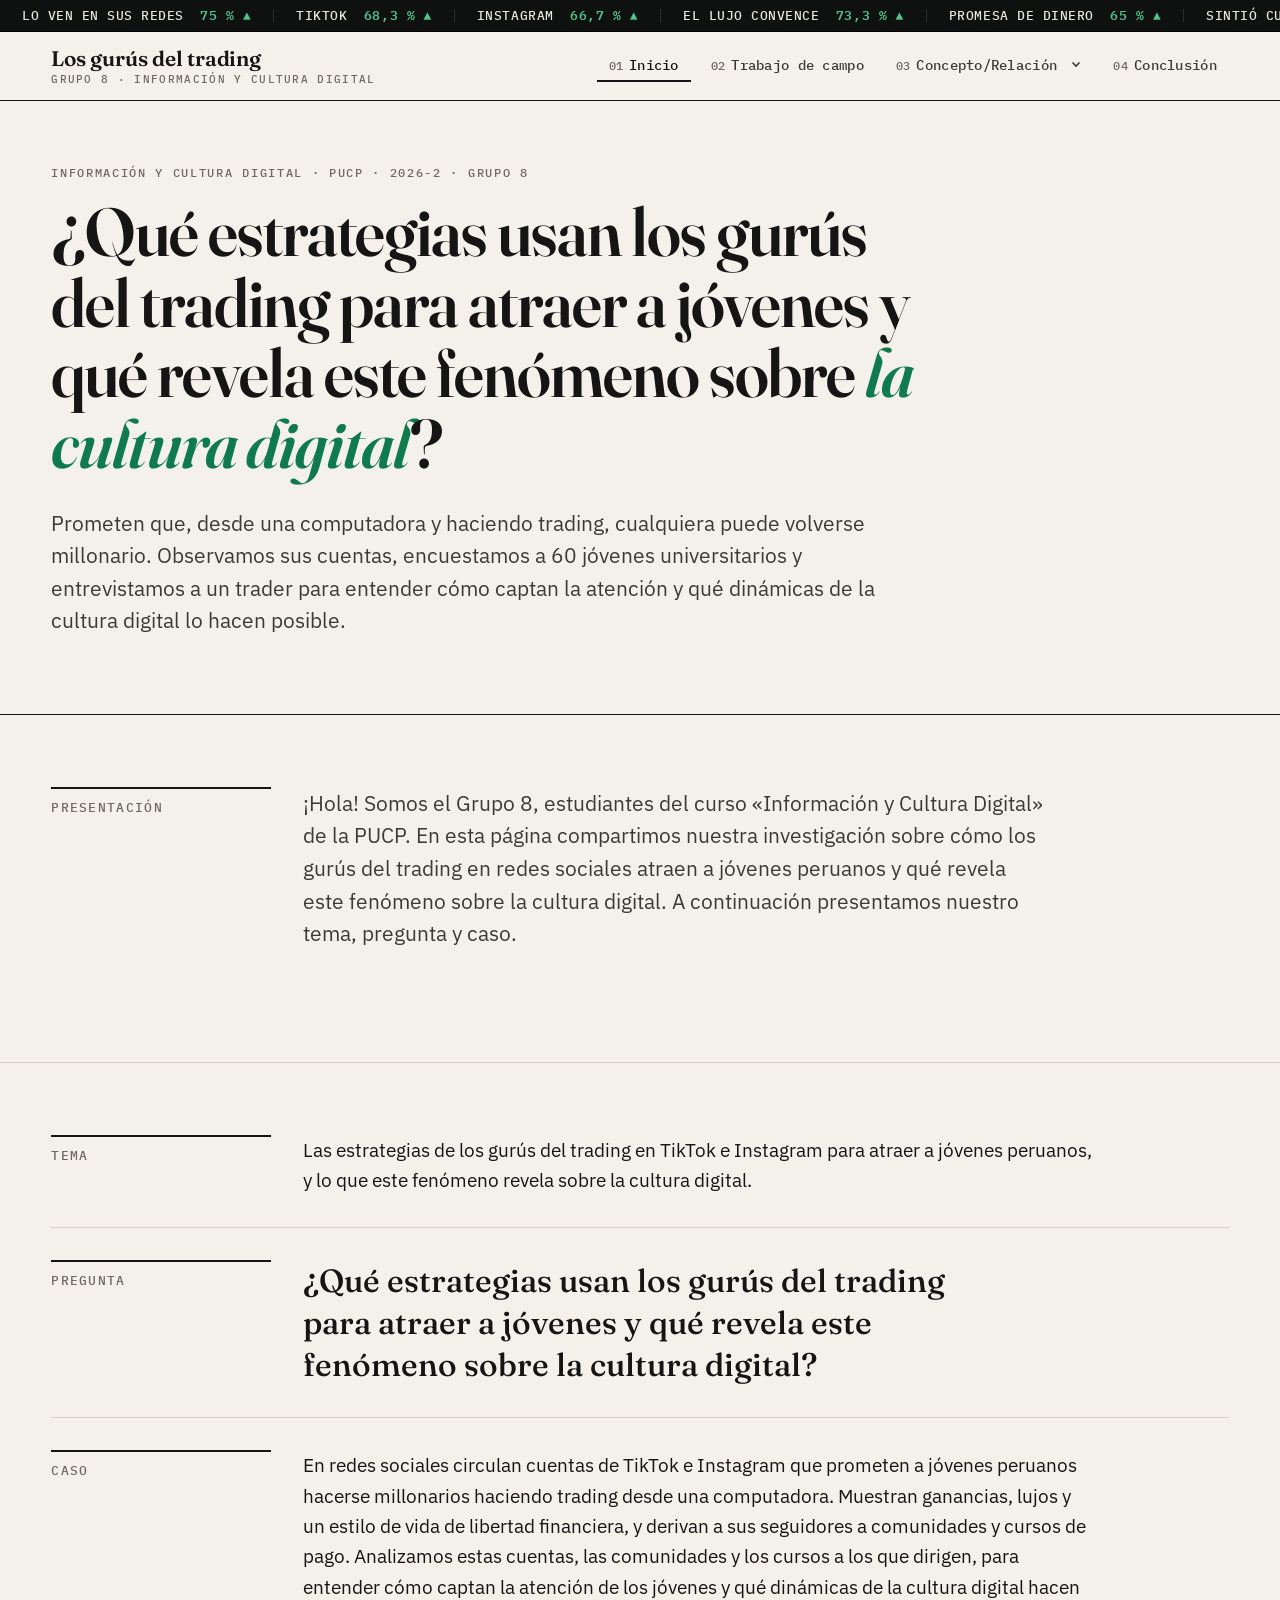
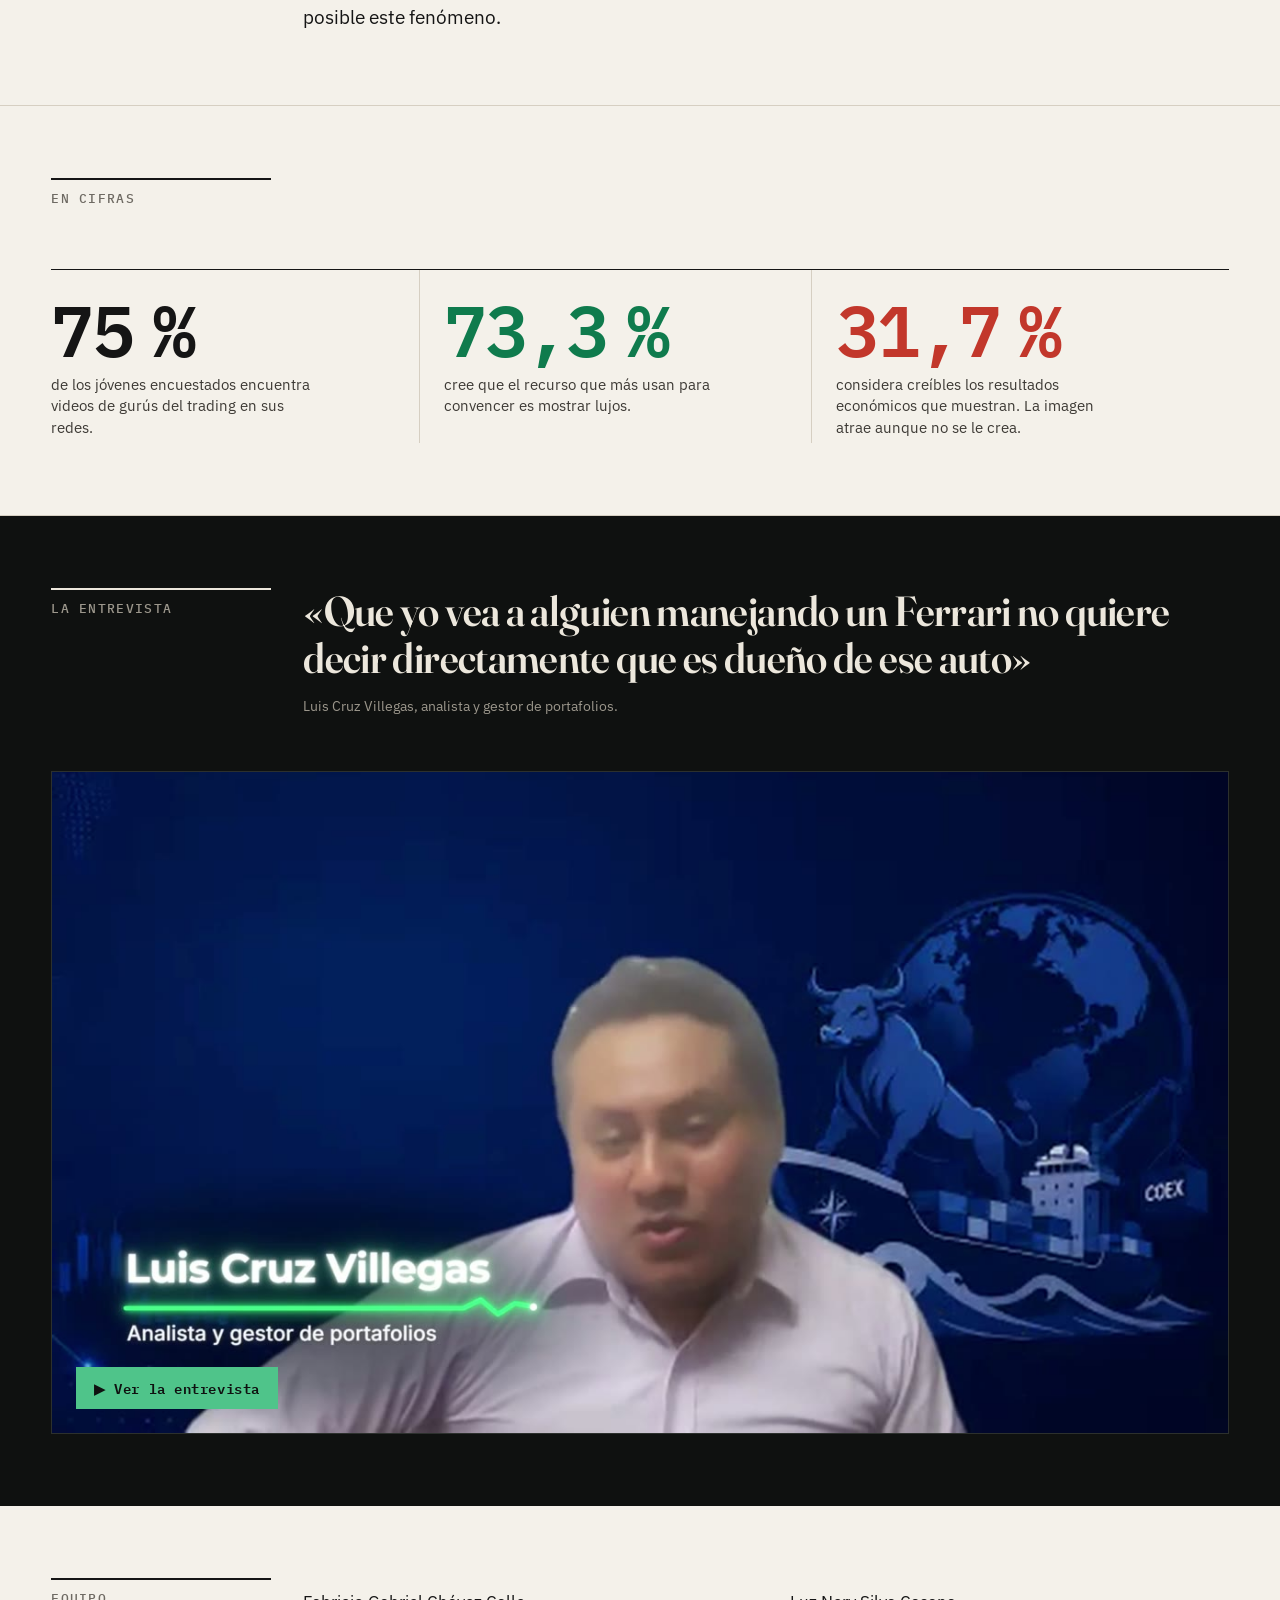
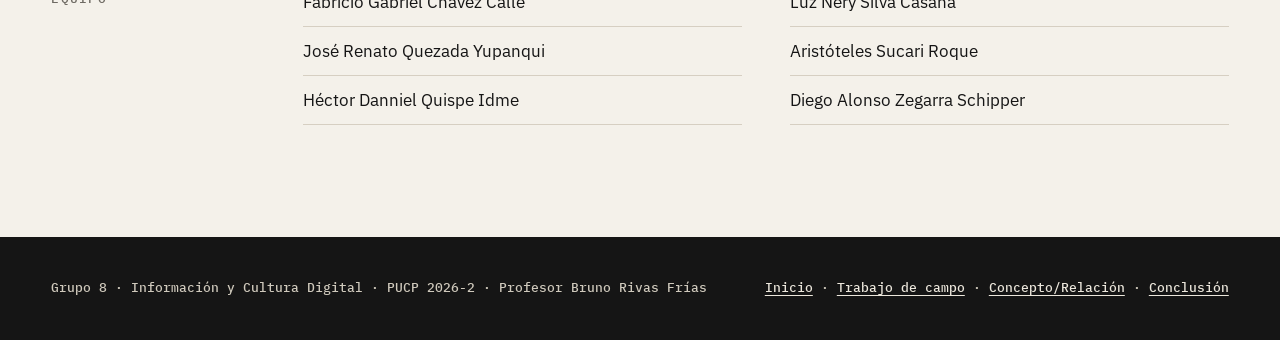
<file: index.html>
<!doctype html>
<html lang="es">
<head>
<meta charset="utf-8">
<meta name="viewport" content="width=device-width, initial-scale=1">
<title>Los gurús del trading · Grupo 8</title>
<meta name="description" content="Investigación del Grupo 8 del curso Información y Cultura Digital (PUCP): qué estrategias usan los gurús del trading para atraer a jóvenes y qué revela este fenómeno sobre la cultura digital.">
<meta name="robots" content="noindex, nofollow">
<link rel="icon" href="data:image/svg+xml,<svg xmlns='http://www.w3.org/2000/svg' viewBox='0 0 32 32'><rect width='32' height='32' fill='%23151515'/><path d='M6 22l6-7 5 4 9-11' stroke='%234FC48A' stroke-width='3' fill='none'/></svg>">
<link rel="preconnect" href="https://fonts.googleapis.com">
<link rel="preconnect" href="https://fonts.gstatic.com" crossorigin>
<link href="https://fonts.googleapis.com/css2?family=Fraunces:ital,opsz,wght@0,9..144,500;0,9..144,600;1,9..144,500&family=IBM+Plex+Mono:wght@500;600&family=IBM+Plex+Sans:wght@400;600&display=swap" rel="stylesheet">
<link rel="stylesheet" href="estilos.css">
</head>
<body>
<a class="saltar" href="#contenido">Saltar al contenido</a>

<div class="cinta" aria-label="Cifras de la encuesta (60 jóvenes universitarios)">
  <div class="cinta__pista">
    <span class="cinta__item">LO VEN EN SUS REDES <b class="sube">75 % ▲</b></span>
    <span class="cinta__item">TIKTOK <b class="sube">68,3 % ▲</b></span>
    <span class="cinta__item">INSTAGRAM <b class="sube">66,7 % ▲</b></span>
    <span class="cinta__item">EL LUJO CONVENCE <b class="sube">73,3 % ▲</b></span>
    <span class="cinta__item">PROMESA DE DINERO <b class="sube">65 % ▲</b></span>
    <span class="cinta__item">SINTIÓ CURIOSIDAD <b class="sube">55 % ▲</b></span>
    <span class="cinta__item">PENSÓ EN COMPRAR UN CURSO <b class="sube">38,3 % ▲</b></span>
    <span class="cinta__item">CREE EN LOS RESULTADOS <b class="baja">31,7 % ▼</b></span>
    <span class="cinta__item">NO SABRÍA DECIRLO <b class="baja">16,7 % ▼</b></span>
    <span class="cinta__item">MUESTRA <b>n = 60</b></span>
  </div>
</div>

<header class="cabecera">
  <div class="cabecera__fila">
    <a class="marca" href="index.html">Los gurús del trading<span>Grupo 8 · Información y Cultura Digital</span></a>
    <button class="boton-menu" aria-expanded="false" aria-controls="menu">Menú</button>
    <nav aria-label="Secciones">
      <ul class="menu" id="menu">
        <li><a href="index.html" aria-current="page"><small>01</small>Inicio</a></li>
        <li><a href="trabajo-de-campo.html"><small>02</small>Trabajo de campo</a></li>
        <li class="tiene-sub"><a href="conceptos.html"><small>03</small>Concepto/Relación <svg class="flechita" width="10" height="10" viewBox="0 0 10 10" aria-hidden="true"><path d="M1.5 3.5 5 7l3.5-3.5" fill="none" stroke="currentColor" stroke-width="1.6"/></svg></a>
          <ul class="submenu" aria-label="Conceptos">
            <li><a href="concepto-cultura-digital.html"><small>01</small>Cultura digital</a></li>
            <li><a href="concepto-identidad-digital.html"><small>02</small>Identidad digital</a></li>
            <li><a href="concepto-redes-sociales-virtuales.html"><small>03</small>Redes sociales virtuales</a></li>
            <li><a href="concepto-contenido-digital.html"><small>04</small>Contenido de la cultura digital</a></li>
            <li><a href="concepto-economia-de-plataformas.html"><small>05</small>Economía de plataformas</a></li>
          </ul>
        </li>
        <li><a href="conclusiones.html"><small>04</small>Conclusión</a></li>
      </ul>
    </nav>
  </div>
</header>

<main id="contenido">
  <section class="portada">
    <div class="envoltura">
      <p class="antetitulo">Información y Cultura Digital · PUCP · 2026-2 · Grupo 8</p>
      <h1>¿Qué estrategias usan los gurús del trading para atraer a jóvenes y qué revela este fenómeno sobre <em>la cultura digital</em>?</h1>
      <p class="entrada">Prometen que, desde una computadora y haciendo trading, cualquiera puede volverse millonario. Observamos sus cuentas, encuestamos a 60 jóvenes universitarios y entrevistamos a un trader para entender cómo captan la atención y qué dinámicas de la cultura digital lo hacen posible.</p>
    </div>
  </section>

  <section class="seccion">
    <div class="envoltura">
      <div class="seccion__cabeza">
        <p class="seccion__num">Presentación</p>
        <div class="prosa">
          <p class="entrada" style="margin:0">¡Hola! Somos el Grupo 8, estudiantes del curso «Información y Cultura Digital» de la PUCP. En esta página compartimos nuestra investigación sobre cómo los gurús del trading en redes sociales atraen a jóvenes peruanos y qué revela este fenómeno sobre la cultura digital. A continuación presentamos nuestro tema, pregunta y caso.</p>
        </div>
      </div>
    </div>
  </section>

  <section class="seccion seccion--ficha">
    <div class="envoltura">
      <div class="seccion__cabeza aparece">
        <p class="seccion__num">Tema</p>
        <p class="ficha-texto">Las estrategias de los gurús del trading en TikTok e Instagram para atraer a jóvenes peruanos, y lo que este fenómeno revela sobre la cultura digital.</p>
      </div>
      <div class="seccion__cabeza aparece">
        <p class="seccion__num">Pregunta</p>
        <p class="ficha-texto ficha-texto--grande">¿Qué estrategias usan los gurús del trading para atraer a jóvenes y qué revela este fenómeno sobre la cultura digital?</p>
      </div>
      <div class="seccion__cabeza aparece" style="margin-bottom:0">
        <p class="seccion__num">Caso</p>
        <p class="ficha-texto">En redes sociales circulan cuentas de TikTok e Instagram que prometen a jóvenes peruanos hacerse millonarios haciendo trading desde una computadora. Muestran ganancias, lujos y un estilo de vida de libertad financiera, y derivan a sus seguidores a comunidades y cursos de pago. Analizamos estas cuentas, las comunidades y los cursos a los que dirigen, para entender cómo captan la atención de los jóvenes y qué dinámicas de la cultura digital hacen posible este fenómeno.</p>
      </div>
    </div>
  </section>

  <section class="seccion">
    <div class="envoltura">
      <div class="seccion__cabeza">
        <p class="seccion__num">En cifras</p>
        <span></span>
      </div>
      <div class="titulares">
        <div class="titular aparece"><b>75&#8239;%</b><span>de los jóvenes encuestados encuentra videos de gurús del trading en sus redes.</span></div>
        <div class="titular aparece"><b class="cifra--v">73,3&#8239;%</b><span>cree que el recurso que más usan para convencer es mostrar lujos.</span></div>
        <div class="titular aparece"><b class="cifra--r">31,7&#8239;%</b><span>considera creíbles los resultados económicos que muestran. La imagen atrae aunque no se le crea.</span></div>
      </div>
    </div>
  </section>

  <section class="seccion oscuro">
    <div class="envoltura">
      <div class="seccion__cabeza">
        <p class="seccion__num">La entrevista</p>
        <div>
          <h2>«Que yo vea a alguien manejando un Ferrari no quiere decir directamente que es dueño de ese auto»</h2>
          <p class="nota" style="margin-top:14px">Luis Cruz Villegas, analista y gestor de portafolios.</p>
        </div>
      </div>
      <a href="trabajo-de-campo.html#entrevista" class="video" style="display:block">
        <img src="media/portada-video.jpg" alt="Fotograma de la entrevista a Luis Cruz Villegas" width="1280" height="720" loading="lazy">
      </a>
    </div>
  </section>

  <section class="seccion">
    <div class="envoltura">
      <div class="seccion__cabeza">
        <p class="seccion__num">Equipo</p>
        <div>
          <ul class="equipo">
            <li>Fabricio Gabriel Chávez Calle</li>
            <li>José Renato Quezada Yupanqui</li>
            <li>Héctor Danniel Quispe Idme</li>
            <li>Luz Nery Silva Casana</li>
            <li>Aristóteles Sucari Roque</li>
            <li>Diego Alonso Zegarra Schipper</li>
          </ul>
        </div>
      </div>
    </div>
  </section>
</main>
<footer class="pie">
  <div class="envoltura">
    <span>Grupo 8 · Información y Cultura Digital · PUCP 2026-2 · Profesor Bruno Rivas Frías</span>
    <span><a href="index.html">Inicio</a> · <a href="trabajo-de-campo.html">Trabajo de campo</a> · <a href="conceptos.html">Concepto/Relación</a> · <a href="conclusiones.html">Conclusión</a></span>
  </div>
</footer>
<script src="app.js"></script>
</body>
</html>
</file>
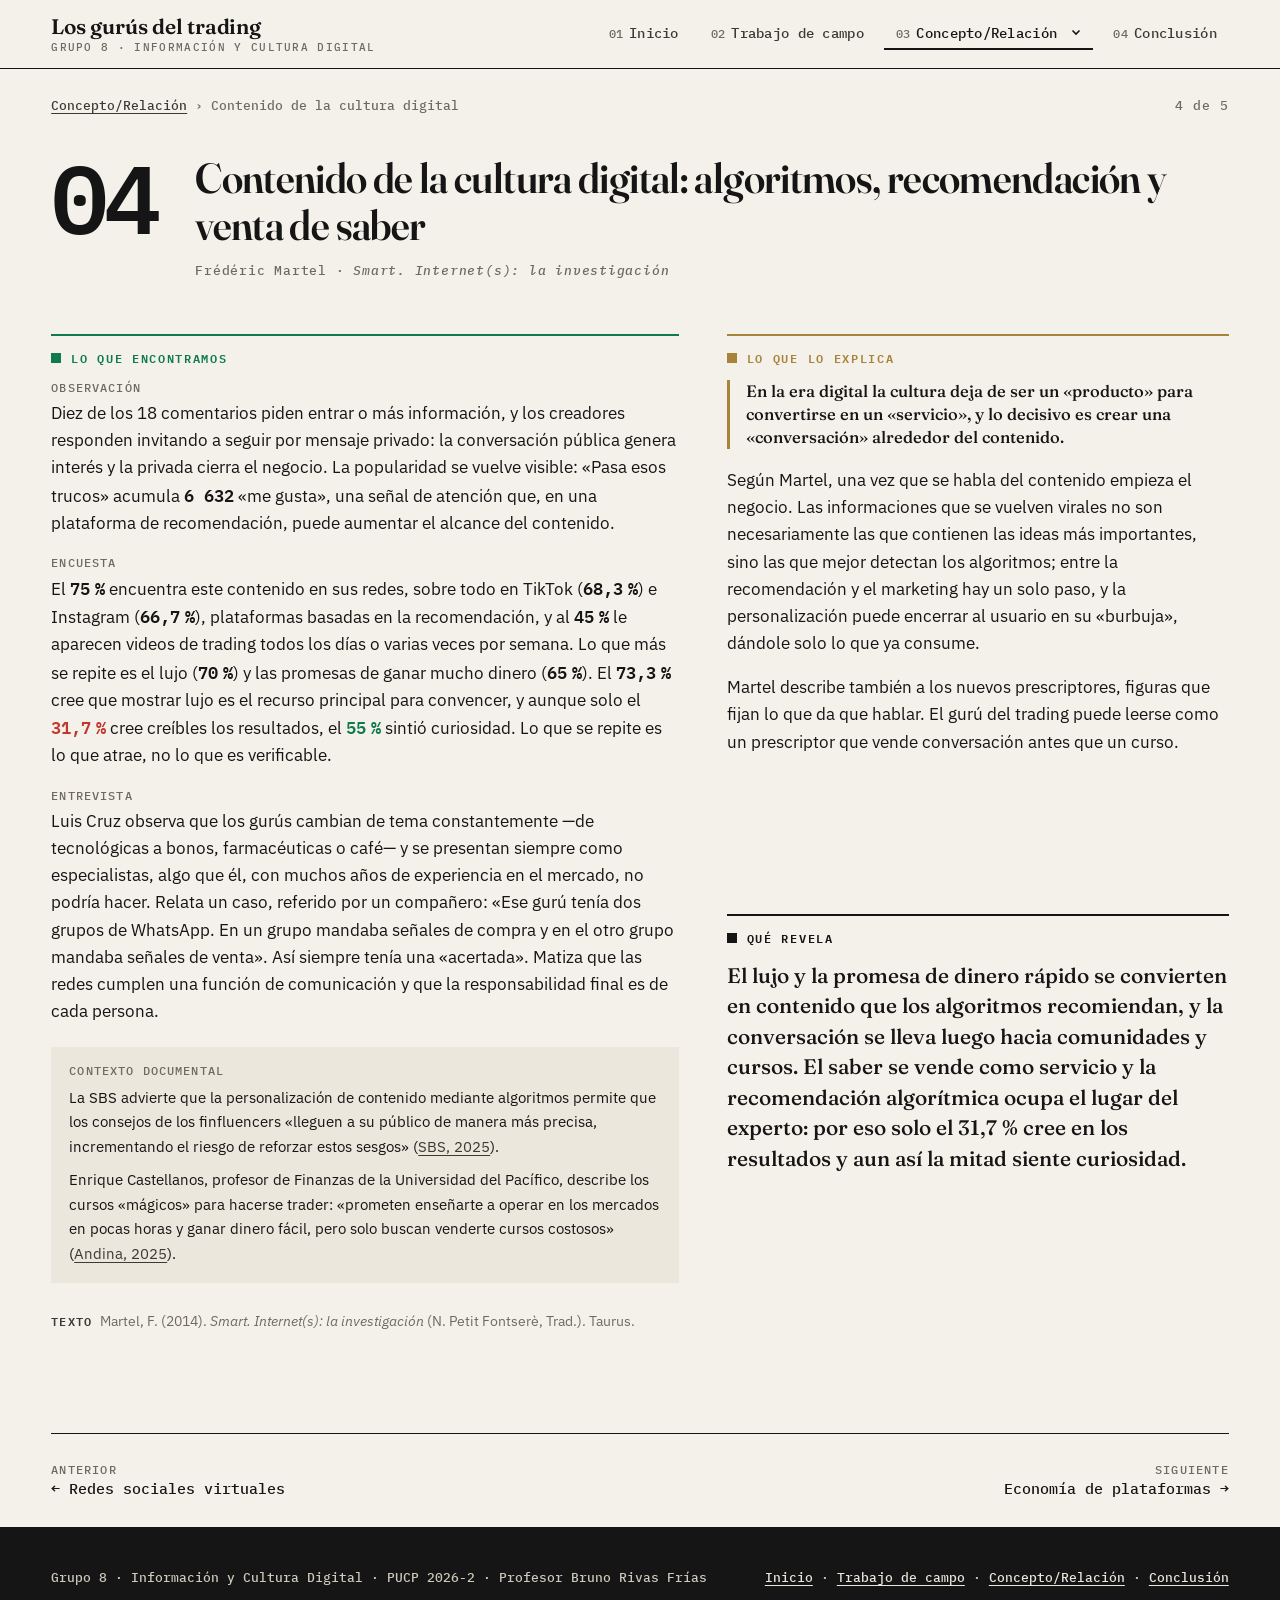
<file: concepto-contenido-digital.html>
<!doctype html>
<html lang="es">
<head>
<meta charset="utf-8">
<meta name="viewport" content="width=device-width, initial-scale=1">
<title>Contenido de la cultura digital · Concepto/Relación · Los gurús del trading</title>
<meta name="description" content="Contenido de la cultura digital: algoritmos, recomendación y venta de saber. Relación entre el trabajo de campo y el texto de Martel.">
<meta name="robots" content="noindex, nofollow">
<link rel="icon" href="data:image/svg+xml,<svg xmlns='http://www.w3.org/2000/svg' viewBox='0 0 32 32'><rect width='32' height='32' fill='%23151515'/><path d='M6 22l6-7 5 4 9-11' stroke='%234FC48A' stroke-width='3' fill='none'/></svg>">
<link rel="preconnect" href="https://fonts.googleapis.com">
<link rel="preconnect" href="https://fonts.gstatic.com" crossorigin>
<link href="https://fonts.googleapis.com/css2?family=Fraunces:ital,opsz,wght@0,9..144,500;0,9..144,600;1,9..144,500&family=IBM+Plex+Mono:wght@500;600&family=IBM+Plex+Sans:wght@400;600&display=swap" rel="stylesheet">
<link rel="stylesheet" href="estilos.css">
</head>
<body>
<a class="saltar" href="#contenido">Saltar al contenido</a>

<header class="cabecera">
  <div class="cabecera__fila">
    <a class="marca" href="index.html">Los gurús del trading<span>Grupo 8 · Información y Cultura Digital</span></a>
    <button class="boton-menu" aria-expanded="false" aria-controls="menu">Menú</button>
    <nav aria-label="Secciones">
      <ul class="menu" id="menu">
        <li><a href="index.html"><small>01</small>Inicio</a></li>
        <li><a href="trabajo-de-campo.html"><small>02</small>Trabajo de campo</a></li>
        <li class="tiene-sub"><a href="conceptos.html" aria-current="page"><small>03</small>Concepto/Relación <svg class="flechita" width="10" height="10" viewBox="0 0 10 10" aria-hidden="true"><path d="M1.5 3.5 5 7l3.5-3.5" fill="none" stroke="currentColor" stroke-width="1.6"/></svg></a>
          <ul class="submenu" aria-label="Conceptos">
            <li><a href="concepto-cultura-digital.html"><small>01</small>Cultura digital</a></li>
            <li><a href="concepto-identidad-digital.html"><small>02</small>Identidad digital</a></li>
            <li><a href="concepto-redes-sociales-virtuales.html"><small>03</small>Redes sociales virtuales</a></li>
            <li><a href="concepto-contenido-digital.html" aria-current="page"><small>04</small>Contenido de la cultura digital</a></li>
            <li><a href="concepto-economia-de-plataformas.html"><small>05</small>Economía de plataformas</a></li>
          </ul>
        </li>
        <li><a href="conclusiones.html"><small>04</small>Conclusión</a></li>
      </ul>
    </nav>
  </div>
</header>

<main id="contenido">
  <div class="envoltura">
    <nav class="miga" aria-label="Ruta"><a href="conceptos.html">Concepto/Relación</a> <span aria-hidden="true">›</span> <span>Contenido de la cultura digital</span> <span class="miga__n">4 de 5</span></nav>
  </div>
  <article class="concepto concepto--pagina" id="contenido-digital">
    <div class="envoltura">
      <header class="concepto__cabeza">
        <span class="concepto__n">04</span>
        <div>
          <h2>Contenido de la cultura digital: algoritmos, recomendación y venta de saber</h2>
          <p class="autor">Frédéric Martel · <i>Smart. Internet(s): la investigación</i></p>
        </div>
      </header>
      <div class="tres">
        <section class="encontramos aparece">
          <h4>Lo que encontramos</h4>
          <p class="dato"><span class="tipo">Observación</span>Diez de los 18 comentarios piden entrar o más información, y los creadores responden invitando a seguir por mensaje privado: la conversación pública genera interés y la privada cierra el negocio. La popularidad se vuelve visible: «Pasa esos trucos» acumula <span class="cifra">6 632</span> «me gusta», una señal de atención que, en una plataforma de recomendación, puede aumentar el alcance del contenido.</p>
          <p class="dato"><span class="tipo">Encuesta</span>El <span class="cifra">75&#8239;%</span> encuentra este contenido en sus redes, sobre todo en TikTok (<span class="cifra">68,3&#8239;%</span>) e Instagram (<span class="cifra">66,7&#8239;%</span>), plataformas basadas en la recomendación, y al <span class="cifra">45&#8239;%</span> le aparecen videos de trading todos los días o varias veces por semana. Lo que más se repite es el lujo (<span class="cifra">70&#8239;%</span>) y las promesas de ganar mucho dinero (<span class="cifra">65&#8239;%</span>). El <span class="cifra">73,3&#8239;%</span> cree que mostrar lujo es el recurso principal para convencer, y aunque solo el <span class="cifra cifra--r">31,7&#8239;%</span> cree creíbles los resultados, el <span class="cifra cifra--v">55&#8239;%</span> sintió curiosidad. Lo que se repite es lo que atrae, no lo que es verificable.</p>
          <p class="dato"><span class="tipo">Entrevista</span>Luis Cruz observa que los gurús cambian de tema constantemente —de tecnológicas a bonos, farmacéuticas o café— y se presentan siempre como especialistas, algo que él, con muchos años de experiencia en el mercado, no podría hacer. Relata un caso, referido por un compañero: «Ese gurú tenía dos grupos de WhatsApp. En un grupo mandaba señales de compra y en el otro grupo mandaba señales de venta». Así siempre tenía una «acertada». Matiza que las redes cumplen una función de comunicación y que la responsabilidad final es de cada persona.</p>
          <div class="casos">
            <span class="tipo">Contexto documental</span>
            <p>La SBS advierte que la personalización de contenido mediante algoritmos permite que los consejos de los finfluencers «lleguen a su público de manera más precisa, incrementando el riesgo de reforzar estos sesgos» (<a href="https://www.sbs.gob.pe/boletin/detalleboletin/idbulletin/2353" target="_blank" rel="noopener">SBS, 2025</a>).</p>
            <p>Enrique Castellanos, profesor de Finanzas de la Universidad del Pacífico, describe los cursos «mágicos» para hacerse trader: «prometen enseñarte a operar en los mercados en pocas horas y ganar dinero fácil, pero solo buscan venderte cursos costosos» (<a href="https://andina.pe/agencia/noticia-cuidado-las-promesas-dinero-facil-como-reconocer-y-evitar-estafas-financieras-1019985.aspx" target="_blank" rel="noopener">Andina, 2025</a>).</p>
          </div>
        </section>
        <section class="explica aparece">
          <h4>Lo que lo explica</h4>
          <p class="destacado">En la era digital la cultura deja de ser un «producto» para convertirse en un «servicio», y lo decisivo es crear una «conversación» alrededor del contenido.</p>
          <p>Según Martel, una vez que se habla del contenido empieza el negocio. Las informaciones que se vuelven virales no son necesariamente las que contienen las ideas más importantes, sino las que mejor detectan los algoritmos; entre la recomendación y el marketing hay un solo paso, y la personalización puede encerrar al usuario en su «burbuja», dándole solo lo que ya consume.</p>
          <p>Martel describe también a los nuevos prescriptores, figuras que fijan lo que da que hablar. El gurú del trading puede leerse como un prescriptor que vende conversación antes que un curso.</p>
        </section>
        <section class="revela aparece">
          <h4>Qué revela</h4>
          <p>El lujo y la promesa de dinero rápido se convierten en contenido que los algoritmos recomiendan, y la conversación se lleva luego hacia comunidades y cursos. El saber se vende como servicio y la recomendación algorítmica ocupa el lugar del experto: por eso solo el 31,7 % cree en los resultados y aun así la mitad siente curiosidad.</p>
        </section>
      </div>
      <p class="ref"><b>Texto</b>Martel, F. (2014). <i>Smart. Internet(s): la investigación</i> (N. Petit Fontserè, Trad.). Taurus.</p>
    </div>
  </article>

  <div class="envoltura">
    <nav class="siguiente" aria-label="Páginas">
      <a href="concepto-redes-sociales-virtuales.html"><small>Anterior</small>← Redes sociales virtuales</a>
      <a href="concepto-economia-de-plataformas.html" style="text-align:right"><small>Siguiente</small>Economía de plataformas →</a>
    </nav>
  </div>
</main>
<footer class="pie">
  <div class="envoltura">
    <span>Grupo 8 · Información y Cultura Digital · PUCP 2026-2 · Profesor Bruno Rivas Frías</span>
    <span><a href="index.html">Inicio</a> · <a href="trabajo-de-campo.html">Trabajo de campo</a> · <a href="conceptos.html">Concepto/Relación</a> · <a href="conclusiones.html">Conclusión</a></span>
  </div>
</footer>
<script src="app.js"></script>
</body>
</html>
</file>
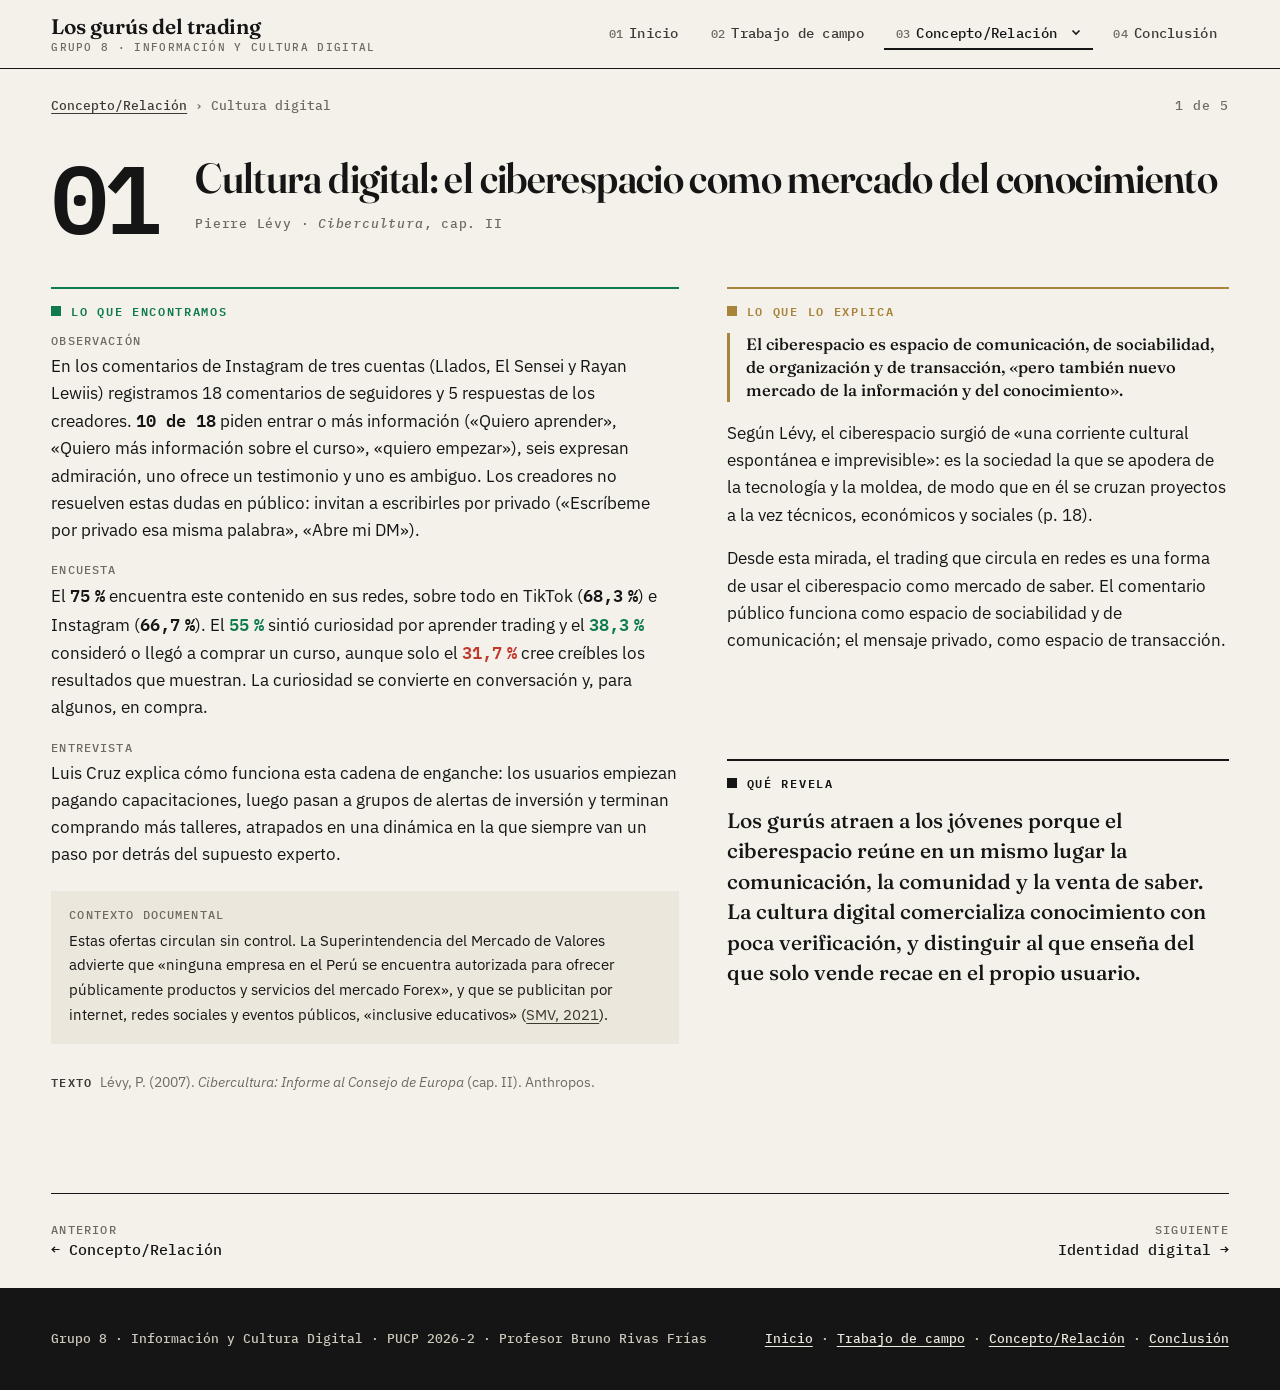
<file: concepto-cultura-digital.html>
<!doctype html>
<html lang="es">
<head>
<meta charset="utf-8">
<meta name="viewport" content="width=device-width, initial-scale=1">
<title>Cultura digital · Concepto/Relación · Los gurús del trading</title>
<meta name="description" content="Cultura digital: el ciberespacio como mercado del conocimiento. Relación entre el trabajo de campo y el texto de Lévy.">
<meta name="robots" content="noindex, nofollow">
<link rel="icon" href="data:image/svg+xml,<svg xmlns='http://www.w3.org/2000/svg' viewBox='0 0 32 32'><rect width='32' height='32' fill='%23151515'/><path d='M6 22l6-7 5 4 9-11' stroke='%234FC48A' stroke-width='3' fill='none'/></svg>">
<link rel="preconnect" href="https://fonts.googleapis.com">
<link rel="preconnect" href="https://fonts.gstatic.com" crossorigin>
<link href="https://fonts.googleapis.com/css2?family=Fraunces:ital,opsz,wght@0,9..144,500;0,9..144,600;1,9..144,500&family=IBM+Plex+Mono:wght@500;600&family=IBM+Plex+Sans:wght@400;600&display=swap" rel="stylesheet">
<link rel="stylesheet" href="estilos.css">
</head>
<body>
<a class="saltar" href="#contenido">Saltar al contenido</a>

<header class="cabecera">
  <div class="cabecera__fila">
    <a class="marca" href="index.html">Los gurús del trading<span>Grupo 8 · Información y Cultura Digital</span></a>
    <button class="boton-menu" aria-expanded="false" aria-controls="menu">Menú</button>
    <nav aria-label="Secciones">
      <ul class="menu" id="menu">
        <li><a href="index.html"><small>01</small>Inicio</a></li>
        <li><a href="trabajo-de-campo.html"><small>02</small>Trabajo de campo</a></li>
        <li class="tiene-sub"><a href="conceptos.html" aria-current="page"><small>03</small>Concepto/Relación <svg class="flechita" width="10" height="10" viewBox="0 0 10 10" aria-hidden="true"><path d="M1.5 3.5 5 7l3.5-3.5" fill="none" stroke="currentColor" stroke-width="1.6"/></svg></a>
          <ul class="submenu" aria-label="Conceptos">
            <li><a href="concepto-cultura-digital.html" aria-current="page"><small>01</small>Cultura digital</a></li>
            <li><a href="concepto-identidad-digital.html"><small>02</small>Identidad digital</a></li>
            <li><a href="concepto-redes-sociales-virtuales.html"><small>03</small>Redes sociales virtuales</a></li>
            <li><a href="concepto-contenido-digital.html"><small>04</small>Contenido de la cultura digital</a></li>
            <li><a href="concepto-economia-de-plataformas.html"><small>05</small>Economía de plataformas</a></li>
          </ul>
        </li>
        <li><a href="conclusiones.html"><small>04</small>Conclusión</a></li>
      </ul>
    </nav>
  </div>
</header>

<main id="contenido">
  <div class="envoltura">
    <nav class="miga" aria-label="Ruta"><a href="conceptos.html">Concepto/Relación</a> <span aria-hidden="true">›</span> <span>Cultura digital</span> <span class="miga__n">1 de 5</span></nav>
  </div>
  <article class="concepto concepto--pagina" id="levy">
    <div class="envoltura">
      <header class="concepto__cabeza">
        <span class="concepto__n">01</span>
        <div>
          <h2>Cultura digital: el ciberespacio como mercado del conocimiento</h2>
          <p class="autor">Pierre Lévy · <i>Cibercultura</i>, cap. II</p>
        </div>
      </header>
      <div class="tres">
        <section class="encontramos aparece">
          <h4>Lo que encontramos</h4>
          <p class="dato"><span class="tipo">Observación</span>En los comentarios de Instagram de tres cuentas (Llados, El Sensei y Rayan Lewiis) registramos 18 comentarios de seguidores y 5 respuestas de los creadores. <span class="cifra">10 de 18</span> piden entrar o más información («Quiero aprender», «Quiero más información sobre el curso», «quiero empezar»), seis expresan admiración, uno ofrece un testimonio y uno es ambiguo. Los creadores no resuelven estas dudas en público: invitan a escribirles por privado («Escríbeme por privado esa misma palabra», «Abre mi DM»).</p>
          <p class="dato"><span class="tipo">Encuesta</span>El <span class="cifra">75&#8239;%</span> encuentra este contenido en sus redes, sobre todo en TikTok (<span class="cifra">68,3&#8239;%</span>) e Instagram (<span class="cifra">66,7&#8239;%</span>). El <span class="cifra cifra--v">55&#8239;%</span> sintió curiosidad por aprender trading y el <span class="cifra cifra--v">38,3&#8239;%</span> consideró o llegó a comprar un curso, aunque solo el <span class="cifra cifra--r">31,7&#8239;%</span> cree creíbles los resultados que muestran. La curiosidad se convierte en conversación y, para algunos, en compra.</p>
          <p class="dato"><span class="tipo">Entrevista</span>Luis Cruz explica cómo funciona esta cadena de enganche: los usuarios empiezan pagando capacitaciones, luego pasan a grupos de alertas de inversión y terminan comprando más talleres, atrapados en una dinámica en la que siempre van un paso por detrás del supuesto experto.</p>
          <div class="casos">
            <span class="tipo">Contexto documental</span>
            <p>Estas ofertas circulan sin control. La Superintendencia del Mercado de Valores advierte que «ninguna empresa en el Perú se encuentra autorizada para ofrecer públicamente productos y servicios del mercado Forex», y que se publicitan por internet, redes sociales y eventos públicos, «inclusive educativos» (<a href="https://www.gob.pe/institucion/smv/noticias/1121376-advertencia-sobre-el-ofrecimiento-publico-de-productos-y-servicios-forex-y-de-contratos-por-diferencia-cfd" target="_blank" rel="noopener">SMV, 2021</a>).</p>
          </div>
        </section>
        <section class="explica aparece">
          <h4>Lo que lo explica</h4>
          <p class="destacado">El ciberespacio es espacio de comunicación, de sociabilidad, de organización y de transacción, «pero también nuevo mercado de la información y del conocimiento».</p>
          <p>Según Lévy, el ciberespacio surgió de «una corriente cultural espontánea e imprevisible»: es la sociedad la que se apodera de la tecnología y la moldea, de modo que en él se cruzan proyectos a la vez técnicos, económicos y sociales (p. 18).</p>
          <p>Desde esta mirada, el trading que circula en redes es una forma de usar el ciberespacio como mercado de saber. El comentario público funciona como espacio de sociabilidad y de comunicación; el mensaje privado, como espacio de transacción.</p>
        </section>
        <section class="revela aparece">
          <h4>Qué revela</h4>
          <p>Los gurús atraen a los jóvenes porque el ciberespacio reúne en un mismo lugar la comunicación, la comunidad y la venta de saber. La cultura digital comercializa conocimiento con poca verificación, y distinguir al que enseña del que solo vende recae en el propio usuario.</p>
        </section>
      </div>
      <p class="ref"><b>Texto</b>Lévy, P. (2007). <i>Cibercultura: Informe al Consejo de Europa</i> (cap. II). Anthropos.</p>
    </div>
  </article>

  <div class="envoltura">
    <nav class="siguiente" aria-label="Páginas">
      <a href="conceptos.html"><small>Anterior</small>← Concepto/Relación</a>
      <a href="concepto-identidad-digital.html" style="text-align:right"><small>Siguiente</small>Identidad digital →</a>
    </nav>
  </div>
</main>
<footer class="pie">
  <div class="envoltura">
    <span>Grupo 8 · Información y Cultura Digital · PUCP 2026-2 · Profesor Bruno Rivas Frías</span>
    <span><a href="index.html">Inicio</a> · <a href="trabajo-de-campo.html">Trabajo de campo</a> · <a href="conceptos.html">Concepto/Relación</a> · <a href="conclusiones.html">Conclusión</a></span>
  </div>
</footer>
<script src="app.js"></script>
</body>
</html>
</file>
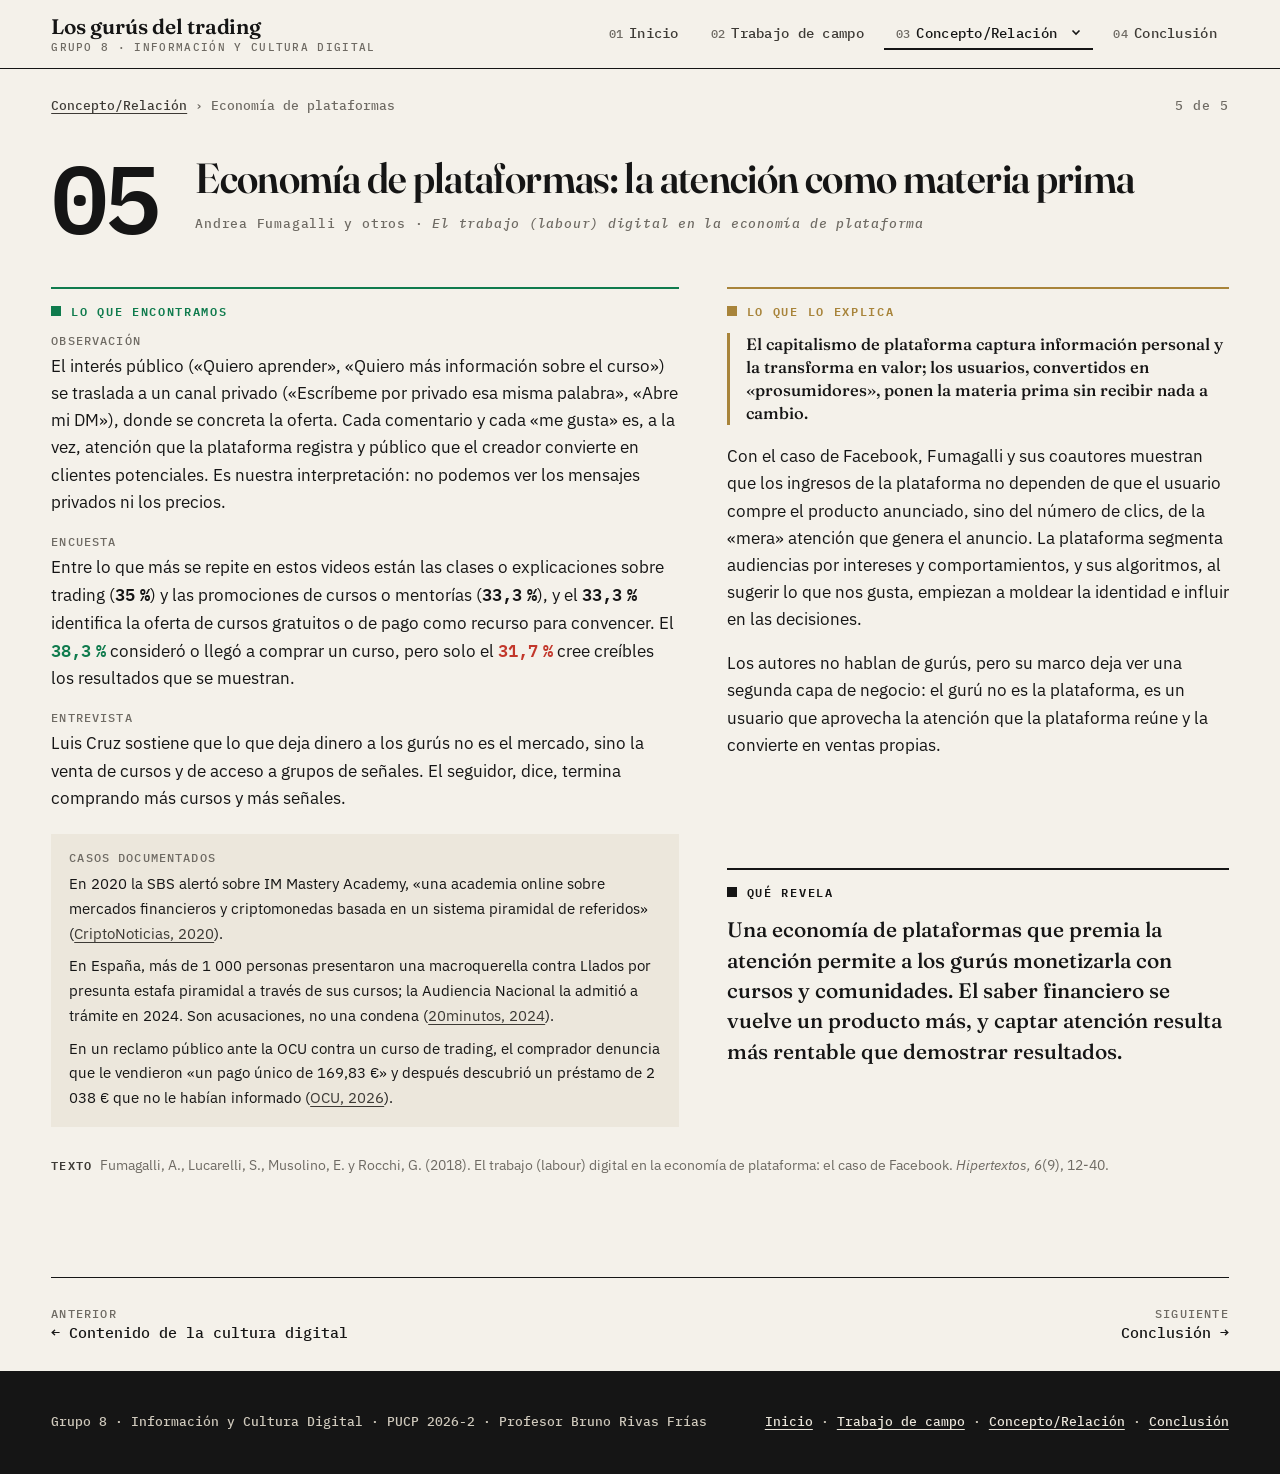
<file: concepto-economia-de-plataformas.html>
<!doctype html>
<html lang="es">
<head>
<meta charset="utf-8">
<meta name="viewport" content="width=device-width, initial-scale=1">
<title>Economía de plataformas · Concepto/Relación · Los gurús del trading</title>
<meta name="description" content="Economía de plataformas: la atención como materia prima. Relación entre el trabajo de campo y el texto de Fumagalli.">
<meta name="robots" content="noindex, nofollow">
<link rel="icon" href="data:image/svg+xml,<svg xmlns='http://www.w3.org/2000/svg' viewBox='0 0 32 32'><rect width='32' height='32' fill='%23151515'/><path d='M6 22l6-7 5 4 9-11' stroke='%234FC48A' stroke-width='3' fill='none'/></svg>">
<link rel="preconnect" href="https://fonts.googleapis.com">
<link rel="preconnect" href="https://fonts.gstatic.com" crossorigin>
<link href="https://fonts.googleapis.com/css2?family=Fraunces:ital,opsz,wght@0,9..144,500;0,9..144,600;1,9..144,500&family=IBM+Plex+Mono:wght@500;600&family=IBM+Plex+Sans:wght@400;600&display=swap" rel="stylesheet">
<link rel="stylesheet" href="estilos.css">
</head>
<body>
<a class="saltar" href="#contenido">Saltar al contenido</a>

<header class="cabecera">
  <div class="cabecera__fila">
    <a class="marca" href="index.html">Los gurús del trading<span>Grupo 8 · Información y Cultura Digital</span></a>
    <button class="boton-menu" aria-expanded="false" aria-controls="menu">Menú</button>
    <nav aria-label="Secciones">
      <ul class="menu" id="menu">
        <li><a href="index.html"><small>01</small>Inicio</a></li>
        <li><a href="trabajo-de-campo.html"><small>02</small>Trabajo de campo</a></li>
        <li class="tiene-sub"><a href="conceptos.html" aria-current="page"><small>03</small>Concepto/Relación <svg class="flechita" width="10" height="10" viewBox="0 0 10 10" aria-hidden="true"><path d="M1.5 3.5 5 7l3.5-3.5" fill="none" stroke="currentColor" stroke-width="1.6"/></svg></a>
          <ul class="submenu" aria-label="Conceptos">
            <li><a href="concepto-cultura-digital.html"><small>01</small>Cultura digital</a></li>
            <li><a href="concepto-identidad-digital.html"><small>02</small>Identidad digital</a></li>
            <li><a href="concepto-redes-sociales-virtuales.html"><small>03</small>Redes sociales virtuales</a></li>
            <li><a href="concepto-contenido-digital.html"><small>04</small>Contenido de la cultura digital</a></li>
            <li><a href="concepto-economia-de-plataformas.html" aria-current="page"><small>05</small>Economía de plataformas</a></li>
          </ul>
        </li>
        <li><a href="conclusiones.html"><small>04</small>Conclusión</a></li>
      </ul>
    </nav>
  </div>
</header>

<main id="contenido">
  <div class="envoltura">
    <nav class="miga" aria-label="Ruta"><a href="conceptos.html">Concepto/Relación</a> <span aria-hidden="true">›</span> <span>Economía de plataformas</span> <span class="miga__n">5 de 5</span></nav>
  </div>
  <article class="concepto concepto--pagina" id="plataformas">
    <div class="envoltura">
      <header class="concepto__cabeza">
        <span class="concepto__n">05</span>
        <div>
          <h2>Economía de plataformas: la atención como materia prima</h2>
          <p class="autor">Andrea Fumagalli y otros · <i>El trabajo (labour) digital en la economía de plataforma</i></p>
        </div>
      </header>
      <div class="tres">
        <section class="encontramos aparece">
          <h4>Lo que encontramos</h4>
          <p class="dato"><span class="tipo">Observación</span>El interés público («Quiero aprender», «Quiero más información sobre el curso») se traslada a un canal privado («Escríbeme por privado esa misma palabra», «Abre mi DM»), donde se concreta la oferta. Cada comentario y cada «me gusta» es, a la vez, atención que la plataforma registra y público que el creador convierte en clientes potenciales. Es nuestra interpretación: no podemos ver los mensajes privados ni los precios.</p>
          <p class="dato"><span class="tipo">Encuesta</span>Entre lo que más se repite en estos videos están las clases o explicaciones sobre trading (<span class="cifra">35&#8239;%</span>) y las promociones de cursos o mentorías (<span class="cifra">33,3&#8239;%</span>), y el <span class="cifra">33,3&#8239;%</span> identifica la oferta de cursos gratuitos o de pago como recurso para convencer. El <span class="cifra cifra--v">38,3&#8239;%</span> consideró o llegó a comprar un curso, pero solo el <span class="cifra cifra--r">31,7&#8239;%</span> cree creíbles los resultados que se muestran.</p>
          <p class="dato"><span class="tipo">Entrevista</span>Luis Cruz sostiene que lo que deja dinero a los gurús no es el mercado, sino la venta de cursos y de acceso a grupos de señales. El seguidor, dice, termina comprando más cursos y más señales.</p>
          <div class="casos">
            <span class="tipo">Casos documentados</span>
            <p>En 2020 la SBS alertó sobre IM Mastery Academy, «una academia online sobre mercados financieros y criptomonedas basada en un sistema piramidal de referidos» (<a href="https://www.criptonoticias.com/regulacion/peru-advierte-im-mastery-academy-airbit-club" target="_blank" rel="noopener">CriptoNoticias, 2020</a>).</p>
            <p>En España, más de 1 000 personas presentaron una macroquerella contra Llados por presunta estafa piramidal a través de sus cursos; la Audiencia Nacional la admitió a trámite en 2024. Son acusaciones, no una condena (<a href="https://www.20minutos.es/noticia/5542231/0/audiencia-nacional-admite-tramite-macroquerella-contra-amadeo-llados-por-estafa-piramidal-odio" target="_blank" rel="noopener">20minutos, 2024</a>).</p>
            <p>En un reclamo público ante la OCU contra un curso de trading, el comprador denuncia que le vendieron «un pago único de 169,83 €» y después descubrió un préstamo de 2 038 € que no le habían informado (<a href="https://www.ocu.org/reclamar/lista-reclamaciones-publicas/contrataci-C3-B3n-indebida-y-financ/d306dd79cb111ae105" target="_blank" rel="noopener">OCU, 2026</a>).</p>
          </div>
        </section>
        <section class="explica aparece">
          <h4>Lo que lo explica</h4>
          <p class="destacado">El capitalismo de plataforma captura información personal y la transforma en valor; los usuarios, convertidos en «prosumidores», ponen la materia prima sin recibir nada a cambio.</p>
          <p>Con el caso de Facebook, Fumagalli y sus coautores muestran que los ingresos de la plataforma no dependen de que el usuario compre el producto anunciado, sino del número de clics, de la «mera» atención que genera el anuncio. La plataforma segmenta audiencias por intereses y comportamientos, y sus algoritmos, al sugerir lo que nos gusta, empiezan a moldear la identidad e influir en las decisiones.</p>
          <p>Los autores no hablan de gurús, pero su marco deja ver una segunda capa de negocio: el gurú no es la plataforma, es un usuario que aprovecha la atención que la plataforma reúne y la convierte en ventas propias.</p>
        </section>
        <section class="revela aparece">
          <h4>Qué revela</h4>
          <p>Una economía de plataformas que premia la atención permite a los gurús monetizarla con cursos y comunidades. El saber financiero se vuelve un producto más, y captar atención resulta más rentable que demostrar resultados.</p>
        </section>
      </div>
      <p class="ref"><b>Texto</b>Fumagalli, A., Lucarelli, S., Musolino, E. y Rocchi, G. (2018). El trabajo (labour) digital en la economía de plataforma: el caso de Facebook. <i>Hipertextos, 6</i>(9), 12-40.</p>
    </div>
  </article>

  <div class="envoltura">
    <nav class="siguiente" aria-label="Páginas">
      <a href="concepto-contenido-digital.html"><small>Anterior</small>← Contenido de la cultura digital</a>
      <a href="conclusiones.html" style="text-align:right"><small>Siguiente</small>Conclusión →</a>
    </nav>
  </div>
</main>
<footer class="pie">
  <div class="envoltura">
    <span>Grupo 8 · Información y Cultura Digital · PUCP 2026-2 · Profesor Bruno Rivas Frías</span>
    <span><a href="index.html">Inicio</a> · <a href="trabajo-de-campo.html">Trabajo de campo</a> · <a href="conceptos.html">Concepto/Relación</a> · <a href="conclusiones.html">Conclusión</a></span>
  </div>
</footer>
<script src="app.js"></script>
</body>
</html>
</file>
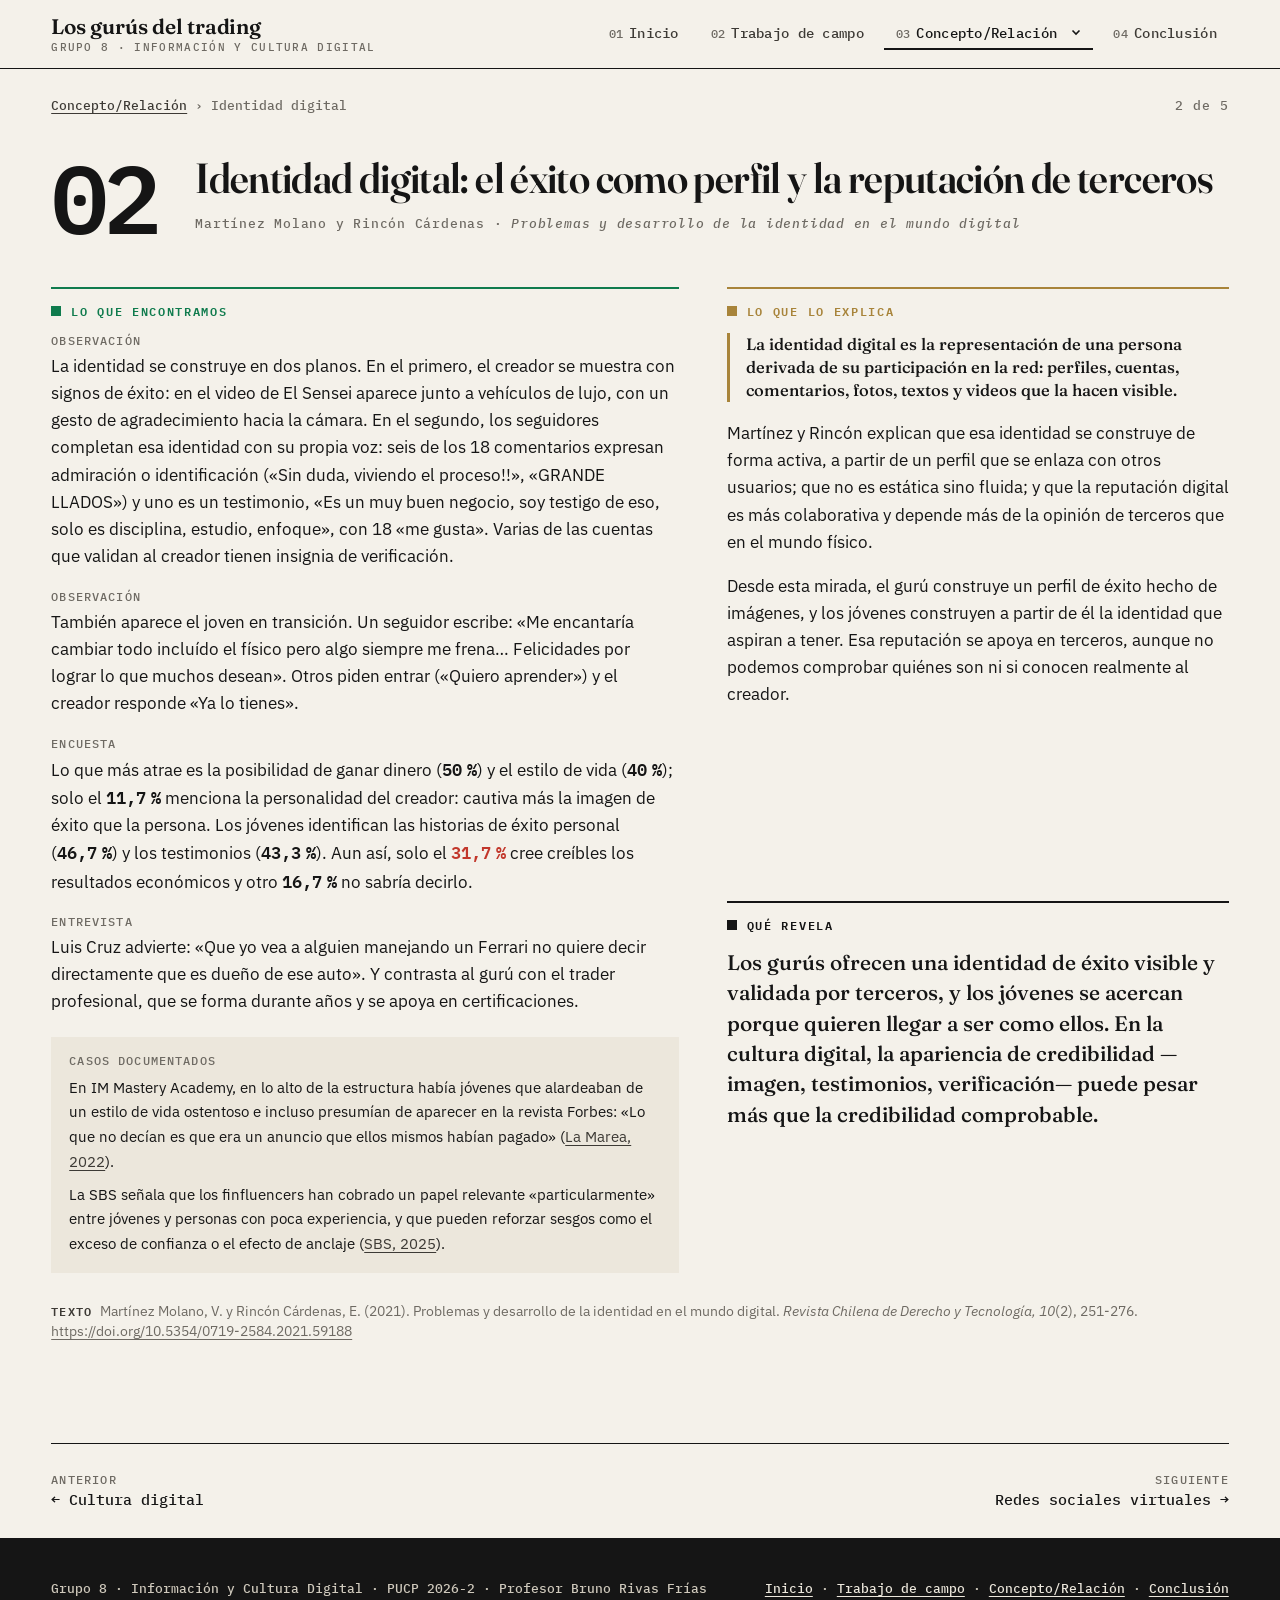
<file: concepto-identidad-digital.html>
<!doctype html>
<html lang="es">
<head>
<meta charset="utf-8">
<meta name="viewport" content="width=device-width, initial-scale=1">
<title>Identidad digital · Concepto/Relación · Los gurús del trading</title>
<meta name="description" content="Identidad digital: el éxito como perfil y la reputación de terceros. Relación entre el trabajo de campo y el texto de Martínez y Rincón.">
<meta name="robots" content="noindex, nofollow">
<link rel="icon" href="data:image/svg+xml,<svg xmlns='http://www.w3.org/2000/svg' viewBox='0 0 32 32'><rect width='32' height='32' fill='%23151515'/><path d='M6 22l6-7 5 4 9-11' stroke='%234FC48A' stroke-width='3' fill='none'/></svg>">
<link rel="preconnect" href="https://fonts.googleapis.com">
<link rel="preconnect" href="https://fonts.gstatic.com" crossorigin>
<link href="https://fonts.googleapis.com/css2?family=Fraunces:ital,opsz,wght@0,9..144,500;0,9..144,600;1,9..144,500&family=IBM+Plex+Mono:wght@500;600&family=IBM+Plex+Sans:wght@400;600&display=swap" rel="stylesheet">
<link rel="stylesheet" href="estilos.css">
</head>
<body>
<a class="saltar" href="#contenido">Saltar al contenido</a>

<header class="cabecera">
  <div class="cabecera__fila">
    <a class="marca" href="index.html">Los gurús del trading<span>Grupo 8 · Información y Cultura Digital</span></a>
    <button class="boton-menu" aria-expanded="false" aria-controls="menu">Menú</button>
    <nav aria-label="Secciones">
      <ul class="menu" id="menu">
        <li><a href="index.html"><small>01</small>Inicio</a></li>
        <li><a href="trabajo-de-campo.html"><small>02</small>Trabajo de campo</a></li>
        <li class="tiene-sub"><a href="conceptos.html" aria-current="page"><small>03</small>Concepto/Relación <svg class="flechita" width="10" height="10" viewBox="0 0 10 10" aria-hidden="true"><path d="M1.5 3.5 5 7l3.5-3.5" fill="none" stroke="currentColor" stroke-width="1.6"/></svg></a>
          <ul class="submenu" aria-label="Conceptos">
            <li><a href="concepto-cultura-digital.html"><small>01</small>Cultura digital</a></li>
            <li><a href="concepto-identidad-digital.html" aria-current="page"><small>02</small>Identidad digital</a></li>
            <li><a href="concepto-redes-sociales-virtuales.html"><small>03</small>Redes sociales virtuales</a></li>
            <li><a href="concepto-contenido-digital.html"><small>04</small>Contenido de la cultura digital</a></li>
            <li><a href="concepto-economia-de-plataformas.html"><small>05</small>Economía de plataformas</a></li>
          </ul>
        </li>
        <li><a href="conclusiones.html"><small>04</small>Conclusión</a></li>
      </ul>
    </nav>
  </div>
</header>

<main id="contenido">
  <div class="envoltura">
    <nav class="miga" aria-label="Ruta"><a href="conceptos.html">Concepto/Relación</a> <span aria-hidden="true">›</span> <span>Identidad digital</span> <span class="miga__n">2 de 5</span></nav>
  </div>
  <article class="concepto concepto--pagina" id="identidad">
    <div class="envoltura">
      <header class="concepto__cabeza">
        <span class="concepto__n">02</span>
        <div>
          <h2>Identidad digital: el éxito como perfil y la reputación de terceros</h2>
          <p class="autor">Martínez Molano y Rincón Cárdenas · <i>Problemas y desarrollo de la identidad en el mundo digital</i></p>
        </div>
      </header>
      <div class="tres">
        <section class="encontramos aparece">
          <h4>Lo que encontramos</h4>
          <p class="dato"><span class="tipo">Observación</span>La identidad se construye en dos planos. En el primero, el creador se muestra con signos de éxito: en el video de El Sensei aparece junto a vehículos de lujo, con un gesto de agradecimiento hacia la cámara. En el segundo, los seguidores completan esa identidad con su propia voz: seis de los 18 comentarios expresan admiración o identificación («Sin duda, viviendo el proceso!!», «GRANDE LLADOS») y uno es un testimonio, «Es un muy buen negocio, soy testigo de eso, solo es disciplina, estudio, enfoque», con 18 «me gusta». Varias de las cuentas que validan al creador tienen insignia de verificación.</p>
          <p class="dato"><span class="tipo">Observación</span>También aparece el joven en transición. Un seguidor escribe: «Me encantaría cambiar todo incluído el físico pero algo siempre me frena… Felicidades por lograr lo que muchos desean». Otros piden entrar («Quiero aprender») y el creador responde «Ya lo tienes».</p>
          <p class="dato"><span class="tipo">Encuesta</span>Lo que más atrae es la posibilidad de ganar dinero (<span class="cifra">50&#8239;%</span>) y el estilo de vida (<span class="cifra">40&#8239;%</span>); solo el <span class="cifra">11,7&#8239;%</span> menciona la personalidad del creador: cautiva más la imagen de éxito que la persona. Los jóvenes identifican las historias de éxito personal (<span class="cifra">46,7&#8239;%</span>) y los testimonios (<span class="cifra">43,3&#8239;%</span>). Aun así, solo el <span class="cifra cifra--r">31,7&#8239;%</span> cree creíbles los resultados económicos y otro <span class="cifra">16,7&#8239;%</span> no sabría decirlo.</p>
          <p class="dato"><span class="tipo">Entrevista</span>Luis Cruz advierte: «Que yo vea a alguien manejando un Ferrari no quiere decir directamente que es dueño de ese auto». Y contrasta al gurú con el trader profesional, que se forma durante años y se apoya en certificaciones.</p>
          <div class="casos">
            <span class="tipo">Casos documentados</span>
            <p>En IM Mastery Academy, en lo alto de la estructura había jóvenes que alardeaban de un estilo de vida ostentoso e incluso presumían de aparecer en la revista Forbes: «Lo que no decían es que era un anuncio que ellos mismos habían pagado» (<a href="https://www.lamarea.com/2022/03/24/carles-tamayo-el-youtuber-que-destapo-la-presunta-estafa-piramidal-que-captaba-a-jovenes-por-internet/" target="_blank" rel="noopener">La Marea, 2022</a>).</p>
            <p>La SBS señala que los finfluencers han cobrado un papel relevante «particularmente» entre jóvenes y personas con poca experiencia, y que pueden reforzar sesgos como el exceso de confianza o el efecto de anclaje (<a href="https://www.sbs.gob.pe/boletin/detalleboletin/idbulletin/2353" target="_blank" rel="noopener">SBS, 2025</a>).</p>
          </div>
        </section>
        <section class="explica aparece">
          <h4>Lo que lo explica</h4>
          <p class="destacado">La identidad digital es la representación de una persona derivada de su participación en la red: perfiles, cuentas, comentarios, fotos, textos y videos que la hacen visible.</p>
          <p>Martínez y Rincón explican que esa identidad se construye de forma activa, a partir de un perfil que se enlaza con otros usuarios; que no es estática sino fluida; y que la reputación digital es más colaborativa y depende más de la opinión de terceros que en el mundo físico.</p>
          <p>Desde esta mirada, el gurú construye un perfil de éxito hecho de imágenes, y los jóvenes construyen a partir de él la identidad que aspiran a tener. Esa reputación se apoya en terceros, aunque no podemos comprobar quiénes son ni si conocen realmente al creador.</p>
        </section>
        <section class="revela aparece">
          <h4>Qué revela</h4>
          <p>Los gurús ofrecen una identidad de éxito visible y validada por terceros, y los jóvenes se acercan porque quieren llegar a ser como ellos. En la cultura digital, la apariencia de credibilidad —imagen, testimonios, verificación— puede pesar más que la credibilidad comprobable.</p>
        </section>
      </div>
      <p class="ref"><b>Texto</b>Martínez Molano, V. y Rincón Cárdenas, E. (2021). Problemas y desarrollo de la identidad en el mundo digital. <i>Revista Chilena de Derecho y Tecnología, 10</i>(2), 251-276. <a href="https://doi.org/10.5354/0719-2584.2021.59188" target="_blank" rel="noopener">https://doi.org/10.5354/0719-2584.2021.59188</a></p>
    </div>
  </article>

  <div class="envoltura">
    <nav class="siguiente" aria-label="Páginas">
      <a href="concepto-cultura-digital.html"><small>Anterior</small>← Cultura digital</a>
      <a href="concepto-redes-sociales-virtuales.html" style="text-align:right"><small>Siguiente</small>Redes sociales virtuales →</a>
    </nav>
  </div>
</main>
<footer class="pie">
  <div class="envoltura">
    <span>Grupo 8 · Información y Cultura Digital · PUCP 2026-2 · Profesor Bruno Rivas Frías</span>
    <span><a href="index.html">Inicio</a> · <a href="trabajo-de-campo.html">Trabajo de campo</a> · <a href="conceptos.html">Concepto/Relación</a> · <a href="conclusiones.html">Conclusión</a></span>
  </div>
</footer>
<script src="app.js"></script>
</body>
</html>
</file>
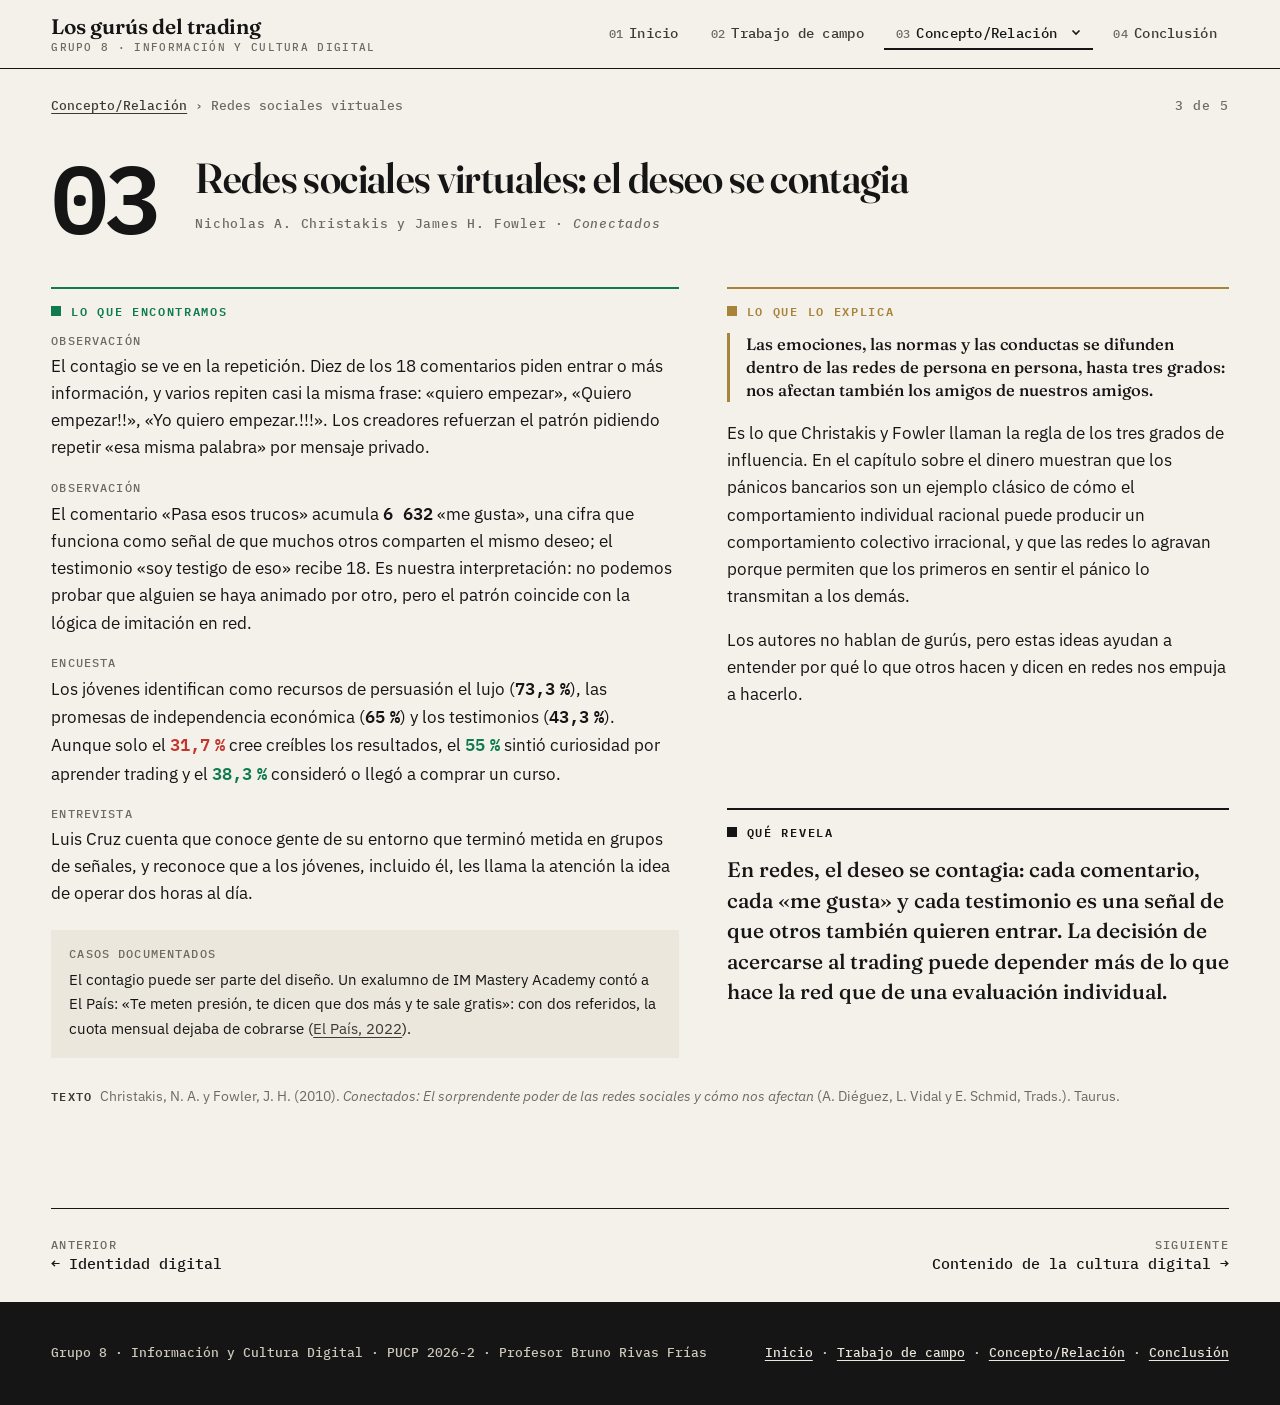
<file: concepto-redes-sociales-virtuales.html>
<!doctype html>
<html lang="es">
<head>
<meta charset="utf-8">
<meta name="viewport" content="width=device-width, initial-scale=1">
<title>Redes sociales virtuales · Concepto/Relación · Los gurús del trading</title>
<meta name="description" content="Redes sociales virtuales: el deseo se contagia. Relación entre el trabajo de campo y el texto de Christakis y Fowler.">
<meta name="robots" content="noindex, nofollow">
<link rel="icon" href="data:image/svg+xml,<svg xmlns='http://www.w3.org/2000/svg' viewBox='0 0 32 32'><rect width='32' height='32' fill='%23151515'/><path d='M6 22l6-7 5 4 9-11' stroke='%234FC48A' stroke-width='3' fill='none'/></svg>">
<link rel="preconnect" href="https://fonts.googleapis.com">
<link rel="preconnect" href="https://fonts.gstatic.com" crossorigin>
<link href="https://fonts.googleapis.com/css2?family=Fraunces:ital,opsz,wght@0,9..144,500;0,9..144,600;1,9..144,500&family=IBM+Plex+Mono:wght@500;600&family=IBM+Plex+Sans:wght@400;600&display=swap" rel="stylesheet">
<link rel="stylesheet" href="estilos.css">
</head>
<body>
<a class="saltar" href="#contenido">Saltar al contenido</a>

<header class="cabecera">
  <div class="cabecera__fila">
    <a class="marca" href="index.html">Los gurús del trading<span>Grupo 8 · Información y Cultura Digital</span></a>
    <button class="boton-menu" aria-expanded="false" aria-controls="menu">Menú</button>
    <nav aria-label="Secciones">
      <ul class="menu" id="menu">
        <li><a href="index.html"><small>01</small>Inicio</a></li>
        <li><a href="trabajo-de-campo.html"><small>02</small>Trabajo de campo</a></li>
        <li class="tiene-sub"><a href="conceptos.html" aria-current="page"><small>03</small>Concepto/Relación <svg class="flechita" width="10" height="10" viewBox="0 0 10 10" aria-hidden="true"><path d="M1.5 3.5 5 7l3.5-3.5" fill="none" stroke="currentColor" stroke-width="1.6"/></svg></a>
          <ul class="submenu" aria-label="Conceptos">
            <li><a href="concepto-cultura-digital.html"><small>01</small>Cultura digital</a></li>
            <li><a href="concepto-identidad-digital.html"><small>02</small>Identidad digital</a></li>
            <li><a href="concepto-redes-sociales-virtuales.html" aria-current="page"><small>03</small>Redes sociales virtuales</a></li>
            <li><a href="concepto-contenido-digital.html"><small>04</small>Contenido de la cultura digital</a></li>
            <li><a href="concepto-economia-de-plataformas.html"><small>05</small>Economía de plataformas</a></li>
          </ul>
        </li>
        <li><a href="conclusiones.html"><small>04</small>Conclusión</a></li>
      </ul>
    </nav>
  </div>
</header>

<main id="contenido">
  <div class="envoltura">
    <nav class="miga" aria-label="Ruta"><a href="conceptos.html">Concepto/Relación</a> <span aria-hidden="true">›</span> <span>Redes sociales virtuales</span> <span class="miga__n">3 de 5</span></nav>
  </div>
  <article class="concepto concepto--pagina" id="redes">
    <div class="envoltura">
      <header class="concepto__cabeza">
        <span class="concepto__n">03</span>
        <div>
          <h2>Redes sociales virtuales: el deseo se contagia</h2>
          <p class="autor">Nicholas A. Christakis y James H. Fowler · <i>Conectados</i></p>
        </div>
      </header>
      <div class="tres">
        <section class="encontramos aparece">
          <h4>Lo que encontramos</h4>
          <p class="dato"><span class="tipo">Observación</span>El contagio se ve en la repetición. Diez de los 18 comentarios piden entrar o más información, y varios repiten casi la misma frase: «quiero empezar», «Quiero empezar!!», «Yo quiero empezar.!!!». Los creadores refuerzan el patrón pidiendo repetir «esa misma palabra» por mensaje privado.</p>
          <p class="dato"><span class="tipo">Observación</span>El comentario «Pasa esos trucos» acumula <span class="cifra">6 632</span> «me gusta», una cifra que funciona como señal de que muchos otros comparten el mismo deseo; el testimonio «soy testigo de eso» recibe 18. Es nuestra interpretación: no podemos probar que alguien se haya animado por otro, pero el patrón coincide con la lógica de imitación en red.</p>
          <p class="dato"><span class="tipo">Encuesta</span>Los jóvenes identifican como recursos de persuasión el lujo (<span class="cifra">73,3&#8239;%</span>), las promesas de independencia económica (<span class="cifra">65&#8239;%</span>) y los testimonios (<span class="cifra">43,3&#8239;%</span>). Aunque solo el <span class="cifra cifra--r">31,7&#8239;%</span> cree creíbles los resultados, el <span class="cifra cifra--v">55&#8239;%</span> sintió curiosidad por aprender trading y el <span class="cifra cifra--v">38,3&#8239;%</span> consideró o llegó a comprar un curso.</p>
          <p class="dato"><span class="tipo">Entrevista</span>Luis Cruz cuenta que conoce gente de su entorno que terminó metida en grupos de señales, y reconoce que a los jóvenes, incluido él, les llama la atención la idea de operar dos horas al día.</p>
          <div class="casos">
            <span class="tipo">Casos documentados</span>
            <p>El contagio puede ser parte del diseño. Un exalumno de IM Mastery Academy contó a El País: «Te meten presión, te dicen que dos más y te sale gratis»: con dos referidos, la cuota mensual dejaba de cobrarse (<a href="https://elpais.com/economia/2022-04-27/exadeptos-de-la-criptosecta-te-comen-el-coco-para-que-captes-a-alumnos.html" target="_blank" rel="noopener">El País, 2022</a>).</p>
          </div>
        </section>
        <section class="explica aparece">
          <h4>Lo que lo explica</h4>
          <p class="destacado">Las emociones, las normas y las conductas se difunden dentro de las redes de persona en persona, hasta tres grados: nos afectan también los amigos de nuestros amigos.</p>
          <p>Es lo que Christakis y Fowler llaman la regla de los tres grados de influencia. En el capítulo sobre el dinero muestran que los pánicos bancarios son un ejemplo clásico de cómo el comportamiento individual racional puede producir un comportamiento colectivo irracional, y que las redes lo agravan porque permiten que los primeros en sentir el pánico lo transmitan a los demás.</p>
          <p>Los autores no hablan de gurús, pero estas ideas ayudan a entender por qué lo que otros hacen y dicen en redes nos empuja a hacerlo.</p>
        </section>
        <section class="revela aparece">
          <h4>Qué revela</h4>
          <p>En redes, el deseo se contagia: cada comentario, cada «me gusta» y cada testimonio es una señal de que otros también quieren entrar. La decisión de acercarse al trading puede depender más de lo que hace la red que de una evaluación individual.</p>
        </section>
      </div>
      <p class="ref"><b>Texto</b>Christakis, N. A. y Fowler, J. H. (2010). <i>Conectados: El sorprendente poder de las redes sociales y cómo nos afectan</i> (A. Diéguez, L. Vidal y E. Schmid, Trads.). Taurus.</p>
    </div>
  </article>

  <div class="envoltura">
    <nav class="siguiente" aria-label="Páginas">
      <a href="concepto-identidad-digital.html"><small>Anterior</small>← Identidad digital</a>
      <a href="concepto-contenido-digital.html" style="text-align:right"><small>Siguiente</small>Contenido de la cultura digital →</a>
    </nav>
  </div>
</main>
<footer class="pie">
  <div class="envoltura">
    <span>Grupo 8 · Información y Cultura Digital · PUCP 2026-2 · Profesor Bruno Rivas Frías</span>
    <span><a href="index.html">Inicio</a> · <a href="trabajo-de-campo.html">Trabajo de campo</a> · <a href="conceptos.html">Concepto/Relación</a> · <a href="conclusiones.html">Conclusión</a></span>
  </div>
</footer>
<script src="app.js"></script>
</body>
</html>
</file>
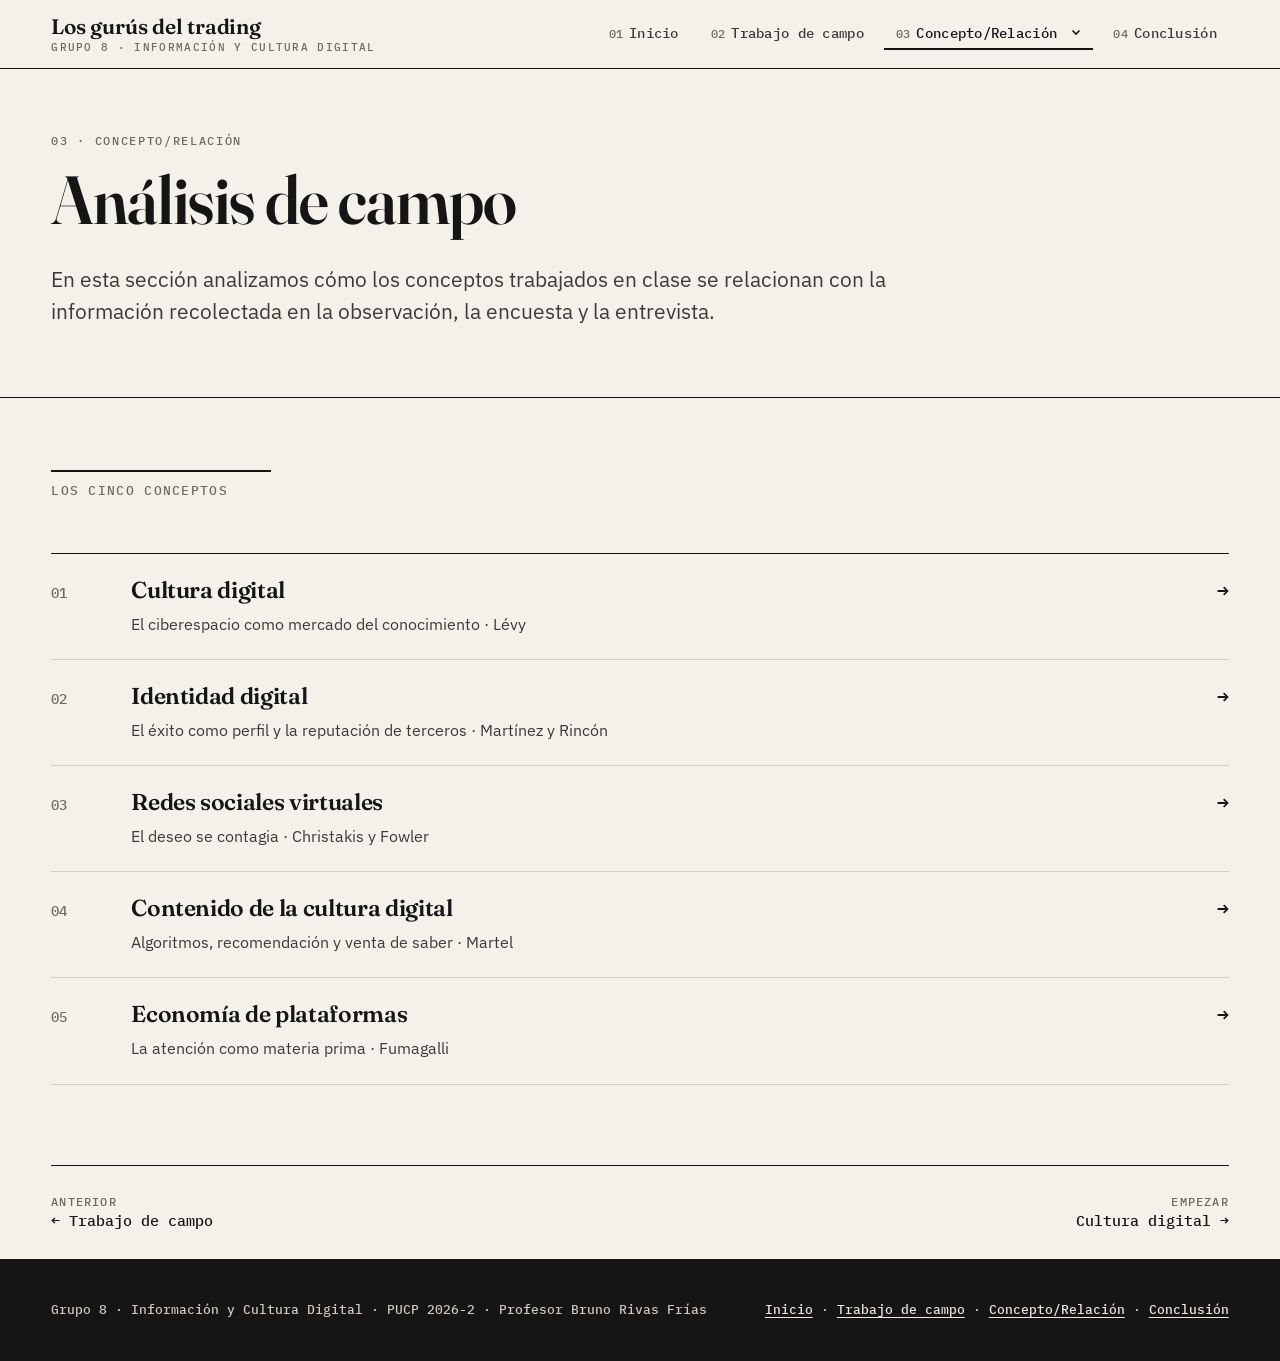
<file: conceptos.html>
<!doctype html>
<html lang="es">
<head>
<meta charset="utf-8">
<meta name="viewport" content="width=device-width, initial-scale=1">
<title>Concepto/Relación · Los gurús del trading</title>
<meta name="description" content="Cinco textos del curso Información y Cultura Digital que explican lo encontrado en el trabajo de campo sobre los gurús del trading.">
<meta name="robots" content="noindex, nofollow">
<link rel="icon" href="data:image/svg+xml,<svg xmlns='http://www.w3.org/2000/svg' viewBox='0 0 32 32'><rect width='32' height='32' fill='%23151515'/><path d='M6 22l6-7 5 4 9-11' stroke='%234FC48A' stroke-width='3' fill='none'/></svg>">
<link rel="preconnect" href="https://fonts.googleapis.com">
<link rel="preconnect" href="https://fonts.gstatic.com" crossorigin>
<link href="https://fonts.googleapis.com/css2?family=Fraunces:ital,opsz,wght@0,9..144,500;0,9..144,600;1,9..144,500&family=IBM+Plex+Mono:wght@500;600&family=IBM+Plex+Sans:wght@400;600&display=swap" rel="stylesheet">
<link rel="stylesheet" href="estilos.css">
</head>
<body>
<a class="saltar" href="#contenido">Saltar al contenido</a>

<header class="cabecera">
  <div class="cabecera__fila">
    <a class="marca" href="index.html">Los gurús del trading<span>Grupo 8 · Información y Cultura Digital</span></a>
    <button class="boton-menu" aria-expanded="false" aria-controls="menu">Menú</button>
    <nav aria-label="Secciones">
      <ul class="menu" id="menu">
        <li><a href="index.html"><small>01</small>Inicio</a></li>
        <li><a href="trabajo-de-campo.html"><small>02</small>Trabajo de campo</a></li>
        <li class="tiene-sub"><a href="conceptos.html" aria-current="page"><small>03</small>Concepto/Relación <svg class="flechita" width="10" height="10" viewBox="0 0 10 10" aria-hidden="true"><path d="M1.5 3.5 5 7l3.5-3.5" fill="none" stroke="currentColor" stroke-width="1.6"/></svg></a>
          <ul class="submenu" aria-label="Conceptos">
            <li><a href="concepto-cultura-digital.html"><small>01</small>Cultura digital</a></li>
            <li><a href="concepto-identidad-digital.html"><small>02</small>Identidad digital</a></li>
            <li><a href="concepto-redes-sociales-virtuales.html"><small>03</small>Redes sociales virtuales</a></li>
            <li><a href="concepto-contenido-digital.html"><small>04</small>Contenido de la cultura digital</a></li>
            <li><a href="concepto-economia-de-plataformas.html"><small>05</small>Economía de plataformas</a></li>
          </ul>
        </li>
        <li><a href="conclusiones.html"><small>04</small>Conclusión</a></li>
      </ul>
    </nav>
  </div>
</header>

<main id="contenido">
  <section class="portada" style="padding-bottom:48px">
    <div class="envoltura">
      <p class="antetitulo">03 · Concepto/Relación</p>
      <h1>Análisis de campo</h1>
      <p class="entrada">En esta sección analizamos cómo los conceptos trabajados en clase se relacionan con la información recolectada en la observación, la encuesta y la entrevista.</p>
    </div>
  </section>

  <section class="seccion">
    <div class="envoltura">
      <div class="seccion__cabeza">
        <p class="seccion__num">Los cinco conceptos</p>
        <span></span>
      </div>
      <ol class="indice">
        <li><a href="concepto-cultura-digital.html"><span class="n">01</span><div><h3>Cultura digital</h3><p>El ciberespacio como mercado del conocimiento · Lévy</p></div><span class="flecha">→</span></a></li>
        <li><a href="concepto-identidad-digital.html"><span class="n">02</span><div><h3>Identidad digital</h3><p>El éxito como perfil y la reputación de terceros · Martínez y Rincón</p></div><span class="flecha">→</span></a></li>
        <li><a href="concepto-redes-sociales-virtuales.html"><span class="n">03</span><div><h3>Redes sociales virtuales</h3><p>El deseo se contagia · Christakis y Fowler</p></div><span class="flecha">→</span></a></li>
        <li><a href="concepto-contenido-digital.html"><span class="n">04</span><div><h3>Contenido de la cultura digital</h3><p>Algoritmos, recomendación y venta de saber · Martel</p></div><span class="flecha">→</span></a></li>
        <li><a href="concepto-economia-de-plataformas.html"><span class="n">05</span><div><h3>Economía de plataformas</h3><p>La atención como materia prima · Fumagalli</p></div><span class="flecha">→</span></a></li>
      </ol>
    </div>
  </section>

  <div class="envoltura">
    <nav class="siguiente" aria-label="Páginas">
      <a href="trabajo-de-campo.html"><small>Anterior</small>← Trabajo de campo</a>
      <a href="concepto-cultura-digital.html" style="text-align:right"><small>Empezar</small>Cultura digital →</a>
    </nav>
  </div>
</main>
<footer class="pie">
  <div class="envoltura">
    <span>Grupo 8 · Información y Cultura Digital · PUCP 2026-2 · Profesor Bruno Rivas Frías</span>
    <span><a href="index.html">Inicio</a> · <a href="trabajo-de-campo.html">Trabajo de campo</a> · <a href="conceptos.html">Concepto/Relación</a> · <a href="conclusiones.html">Conclusión</a></span>
  </div>
</footer>
<script src="app.js"></script>
</body>
</html>
</file>
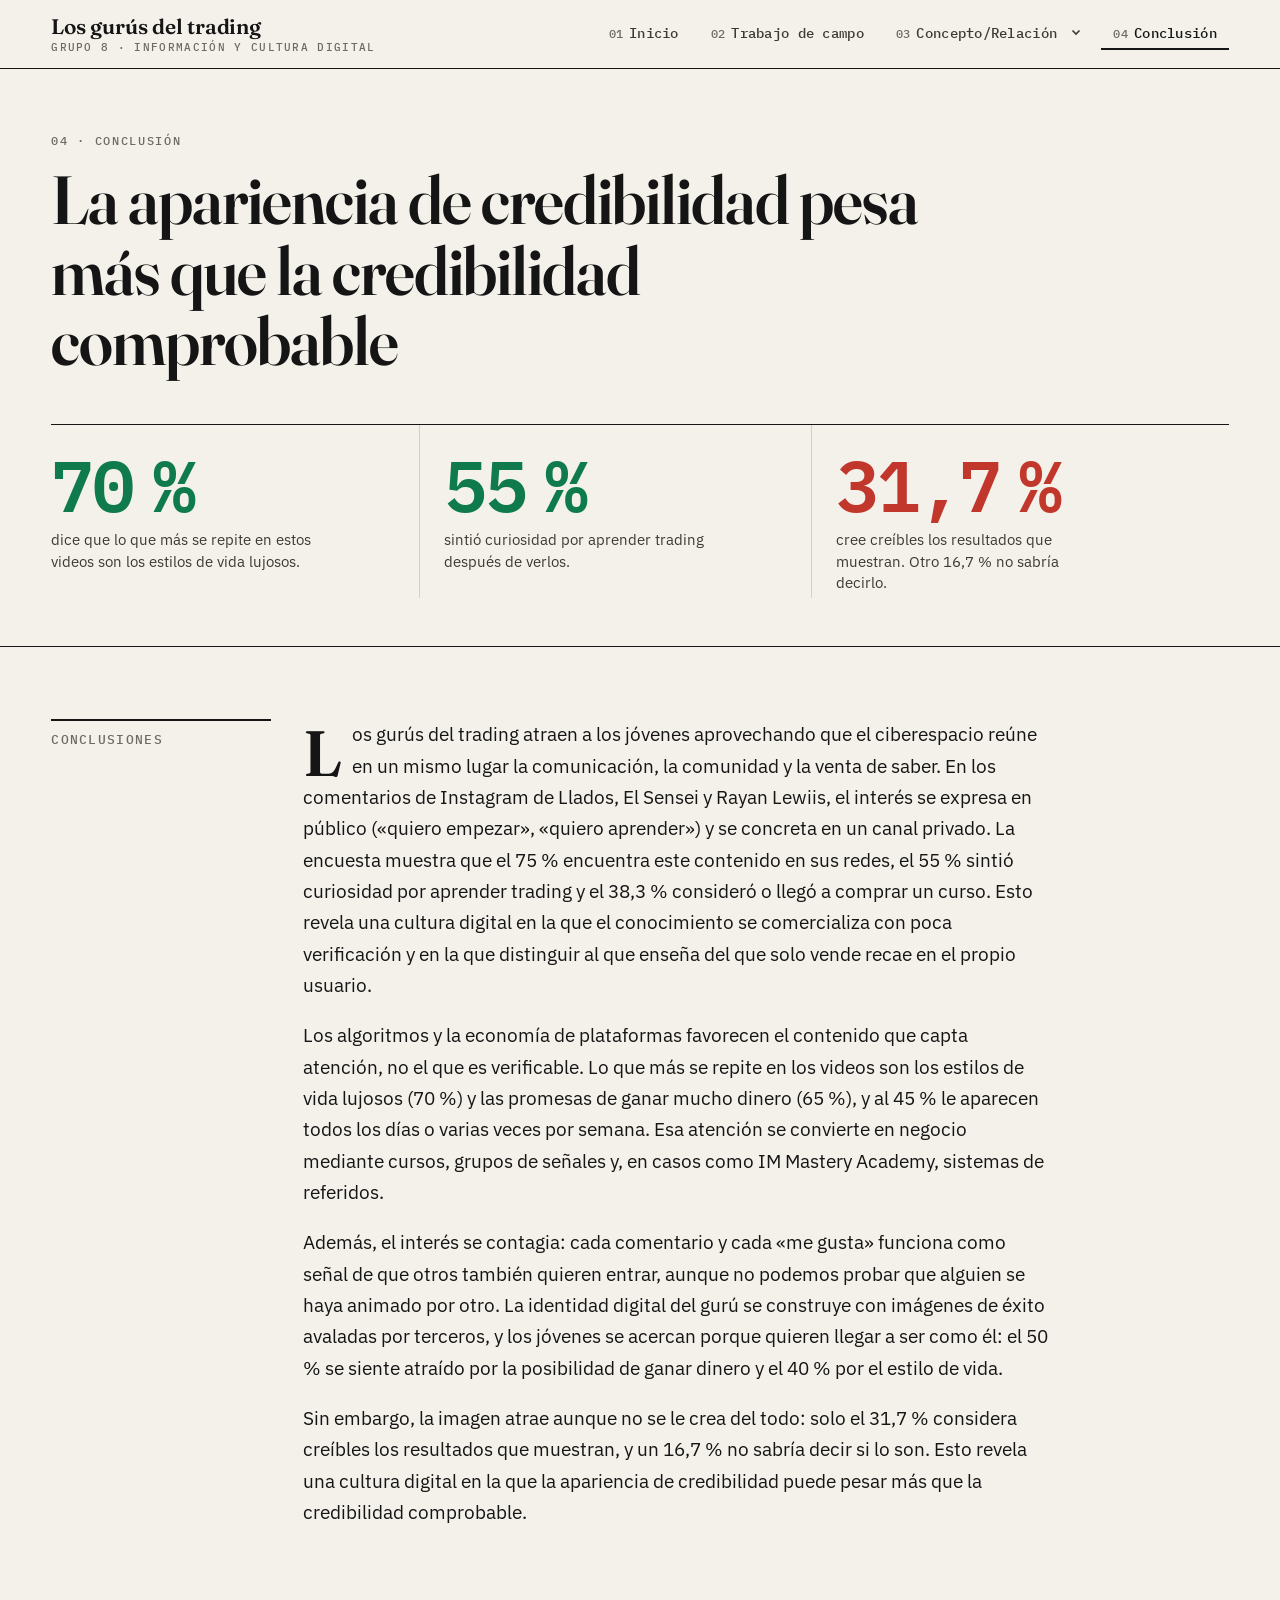
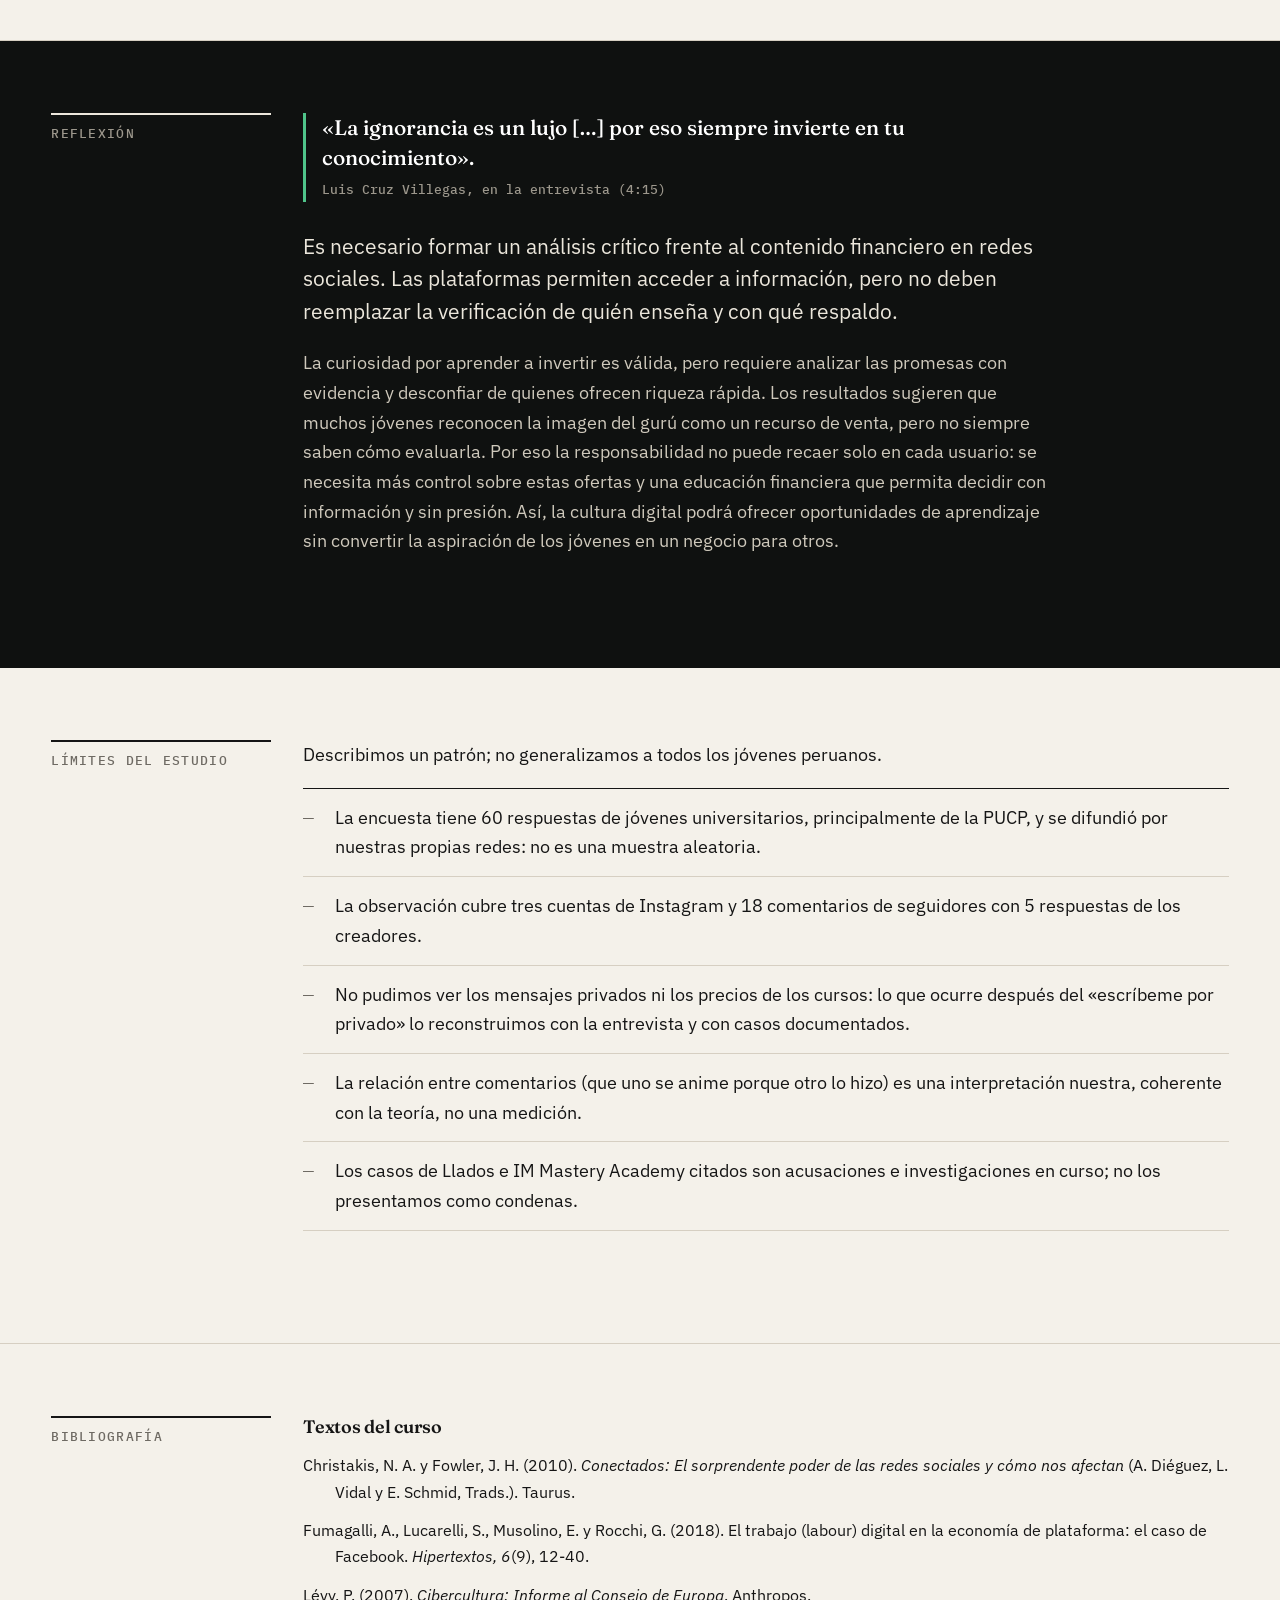
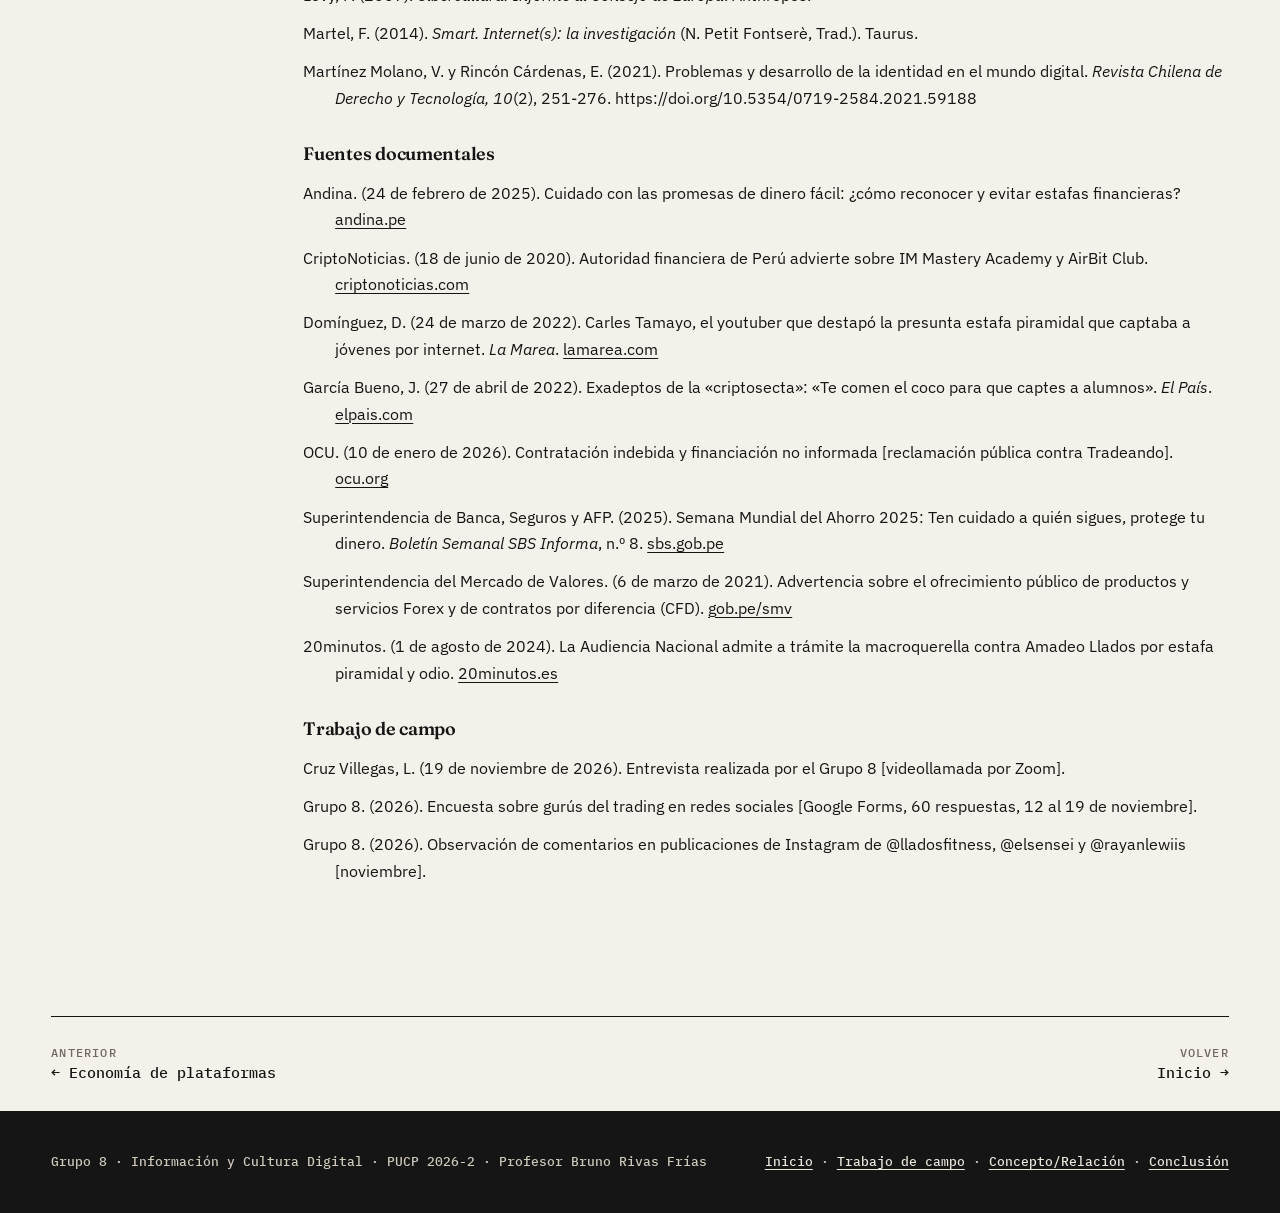
<file: conclusiones.html>
<!doctype html>
<html lang="es">
<head>
<meta charset="utf-8">
<meta name="viewport" content="width=device-width, initial-scale=1">
<title>Conclusión · Los gurús del trading</title>
<meta name="description" content="Conclusiones, reflexión, límites del estudio y bibliografía de la investigación del Grupo 8 sobre los gurús del trading.">
<meta name="robots" content="noindex, nofollow">
<link rel="icon" href="data:image/svg+xml,<svg xmlns='http://www.w3.org/2000/svg' viewBox='0 0 32 32'><rect width='32' height='32' fill='%23151515'/><path d='M6 22l6-7 5 4 9-11' stroke='%234FC48A' stroke-width='3' fill='none'/></svg>">
<link rel="preconnect" href="https://fonts.googleapis.com">
<link rel="preconnect" href="https://fonts.gstatic.com" crossorigin>
<link href="https://fonts.googleapis.com/css2?family=Fraunces:ital,opsz,wght@0,9..144,500;0,9..144,600;1,9..144,500&family=IBM+Plex+Mono:wght@500;600&family=IBM+Plex+Sans:wght@400;600&display=swap" rel="stylesheet">
<link rel="stylesheet" href="estilos.css">
</head>
<body>
<a class="saltar" href="#contenido">Saltar al contenido</a>

<header class="cabecera">
  <div class="cabecera__fila">
    <a class="marca" href="index.html">Los gurús del trading<span>Grupo 8 · Información y Cultura Digital</span></a>
    <button class="boton-menu" aria-expanded="false" aria-controls="menu">Menú</button>
    <nav aria-label="Secciones">
      <ul class="menu" id="menu">
        <li><a href="index.html"><small>01</small>Inicio</a></li>
        <li><a href="trabajo-de-campo.html"><small>02</small>Trabajo de campo</a></li>
        <li class="tiene-sub"><a href="conceptos.html"><small>03</small>Concepto/Relación <svg class="flechita" width="10" height="10" viewBox="0 0 10 10" aria-hidden="true"><path d="M1.5 3.5 5 7l3.5-3.5" fill="none" stroke="currentColor" stroke-width="1.6"/></svg></a>
          <ul class="submenu" aria-label="Conceptos">
            <li><a href="concepto-cultura-digital.html"><small>01</small>Cultura digital</a></li>
            <li><a href="concepto-identidad-digital.html"><small>02</small>Identidad digital</a></li>
            <li><a href="concepto-redes-sociales-virtuales.html"><small>03</small>Redes sociales virtuales</a></li>
            <li><a href="concepto-contenido-digital.html"><small>04</small>Contenido de la cultura digital</a></li>
            <li><a href="concepto-economia-de-plataformas.html"><small>05</small>Economía de plataformas</a></li>
          </ul>
        </li>
        <li><a href="conclusiones.html" aria-current="page"><small>04</small>Conclusión</a></li>
      </ul>
    </nav>
  </div>
</header>

<main id="contenido">
  <section class="portada" style="padding-bottom:48px">
    <div class="envoltura">
      <p class="antetitulo">04 · Conclusión</p>
      <h1>La apariencia de credibilidad pesa más que la credibilidad comprobable</h1>
      <div class="titulares">
        <div class="titular aparece"><b class="cifra--v">70&#8239;%</b><span>dice que lo que más se repite en estos videos son los estilos de vida lujosos.</span></div>
        <div class="titular aparece"><b class="cifra--v">55&#8239;%</b><span>sintió curiosidad por aprender trading después de verlos.</span></div>
        <div class="titular aparece"><b class="cifra--r">31,7&#8239;%</b><span>cree creíbles los resultados que muestran. Otro 16,7 % no sabría decirlo.</span></div>
      </div>
    </div>
  </section>

  <section class="seccion">
    <div class="envoltura">
      <div class="seccion__cabeza">
        <p class="seccion__num">Conclusiones</p>
        <div class="prosa conclusion">
          <p>Los gurús del trading atraen a los jóvenes aprovechando que el ciberespacio reúne en un mismo lugar la comunicación, la comunidad y la venta de saber. En los comentarios de Instagram de Llados, El Sensei y Rayan Lewiis, el interés se expresa en público («quiero empezar», «quiero aprender») y se concreta en un canal privado. La encuesta muestra que el 75 % encuentra este contenido en sus redes, el 55 % sintió curiosidad por aprender trading y el 38,3 % consideró o llegó a comprar un curso. Esto revela una cultura digital en la que el conocimiento se comercializa con poca verificación y en la que distinguir al que enseña del que solo vende recae en el propio usuario.</p>
          <p>Los algoritmos y la economía de plataformas favorecen el contenido que capta atención, no el que es verificable. Lo que más se repite en los videos son los estilos de vida lujosos (70 %) y las promesas de ganar mucho dinero (65 %), y al 45 % le aparecen todos los días o varias veces por semana. Esa atención se convierte en negocio mediante cursos, grupos de señales y, en casos como IM Mastery Academy, sistemas de referidos.</p>
          <p>Además, el interés se contagia: cada comentario y cada «me gusta» funciona como señal de que otros también quieren entrar, aunque no podemos probar que alguien se haya animado por otro. La identidad digital del gurú se construye con imágenes de éxito avaladas por terceros, y los jóvenes se acercan porque quieren llegar a ser como él: el 50 % se siente atraído por la posibilidad de ganar dinero y el 40 % por el estilo de vida.</p>
          <p>Sin embargo, la imagen atrae aunque no se le crea del todo: solo el 31,7 % considera creíbles los resultados que muestran, y un 16,7 % no sabría decir si lo son. Esto revela una cultura digital en la que la apariencia de credibilidad puede pesar más que la credibilidad comprobable.</p>
        </div>
      </div>
    </div>
  </section>

  <section class="seccion oscuro">
    <div class="envoltura">
      <div class="seccion__cabeza">
        <p class="seccion__num">Reflexión</p>
        <div class="prosa">
          <p class="destacado" style="color:#fff;border-left-color:#4FC48A;margin-bottom:28px">«La ignorancia es un lujo […] por eso siempre invierte en tu conocimiento».<br><span style="font:500 12.5px/1.6 var(--mono);color:#9C978C">Luis Cruz Villegas, en la entrevista (4:15)</span></p>
          <p class="entrada" style="color:#ECE7DC">Es necesario formar un análisis crítico frente al contenido financiero en redes sociales. Las plataformas permiten acceder a información, pero no deben reemplazar la verificación de quién enseña y con qué respaldo.</p>
          <p style="color:#CFC9BC">La curiosidad por aprender a invertir es válida, pero requiere analizar las promesas con evidencia y desconfiar de quienes ofrecen riqueza rápida. Los resultados sugieren que muchos jóvenes reconocen la imagen del gurú como un recurso de venta, pero no siempre saben cómo evaluarla. Por eso la responsabilidad no puede recaer solo en cada usuario: se necesita más control sobre estas ofertas y una educación financiera que permita decidir con información y sin presión. Así, la cultura digital podrá ofrecer oportunidades de aprendizaje sin convertir la aspiración de los jóvenes en un negocio para otros.</p>
        </div>
      </div>
    </div>
  </section>

  <section class="seccion">
    <div class="envoltura">
      <div class="seccion__cabeza">
        <p class="seccion__num">Límites del estudio</p>
        <div>
          <p class="prosa">Describimos un patrón; no generalizamos a todos los jóvenes peruanos.</p>
          <ul class="limites">
            <li>La encuesta tiene 60 respuestas de jóvenes universitarios, principalmente de la PUCP, y se difundió por nuestras propias redes: no es una muestra aleatoria.</li>
            <li>La observación cubre tres cuentas de Instagram y 18 comentarios de seguidores con 5 respuestas de los creadores.</li>
            <li>No pudimos ver los mensajes privados ni los precios de los cursos: lo que ocurre después del «escríbeme por privado» lo reconstruimos con la entrevista y con casos documentados.</li>
            <li>La relación entre comentarios (que uno se anime porque otro lo hizo) es una interpretación nuestra, coherente con la teoría, no una medición.</li>
            <li>Los casos de Llados e IM Mastery Academy citados son acusaciones e investigaciones en curso; no los presentamos como condenas.</li>
          </ul>
        </div>
      </div>
    </div>
  </section>

  <section class="seccion">
    <div class="envoltura">
      <div class="seccion__cabeza">
        <p class="seccion__num">Bibliografía</p>
        <div>
          <h3 class="biblio-t">Textos del curso</h3>
          <ul class="biblio">
            <li>Christakis, N. A. y Fowler, J. H. (2010). <i>Conectados: El sorprendente poder de las redes sociales y cómo nos afectan</i> (A. Diéguez, L. Vidal y E. Schmid, Trads.). Taurus.</li>
            <li>Fumagalli, A., Lucarelli, S., Musolino, E. y Rocchi, G. (2018). El trabajo (labour) digital en la economía de plataforma: el caso de Facebook. <i>Hipertextos, 6</i>(9), 12-40.</li>
            <li>Lévy, P. (2007). <i>Cibercultura: Informe al Consejo de Europa</i>. Anthropos.</li>
            <li>Martel, F. (2014). <i>Smart. Internet(s): la investigación</i> (N. Petit Fontserè, Trad.). Taurus.</li>
            <li>Martínez Molano, V. y Rincón Cárdenas, E. (2021). Problemas y desarrollo de la identidad en el mundo digital. <i>Revista Chilena de Derecho y Tecnología, 10</i>(2), 251-276. https://doi.org/10.5354/0719-2584.2021.59188</li>
          </ul>
          <h3 class="biblio-t">Fuentes documentales</h3>
          <ul class="biblio">
            <li>Andina. (24 de febrero de 2025). Cuidado con las promesas de dinero fácil: ¿cómo reconocer y evitar estafas financieras? <a href="https://andina.pe/agencia/noticia-cuidado-las-promesas-dinero-facil-como-reconocer-y-evitar-estafas-financieras-1019985.aspx" target="_blank" rel="noopener">andina.pe</a></li>
            <li>CriptoNoticias. (18 de junio de 2020). Autoridad financiera de Perú advierte sobre IM Mastery Academy y AirBit Club. <a href="https://www.criptonoticias.com/regulacion/peru-advierte-im-mastery-academy-airbit-club" target="_blank" rel="noopener">criptonoticias.com</a></li>
            <li>Domínguez, D. (24 de marzo de 2022). Carles Tamayo, el youtuber que destapó la presunta estafa piramidal que captaba a jóvenes por internet. <i>La Marea</i>. <a href="https://www.lamarea.com/2022/03/24/carles-tamayo-el-youtuber-que-destapo-la-presunta-estafa-piramidal-que-captaba-a-jovenes-por-internet/" target="_blank" rel="noopener">lamarea.com</a></li>
            <li>García Bueno, J. (27 de abril de 2022). Exadeptos de la «criptosecta»: «Te comen el coco para que captes a alumnos». <i>El País</i>. <a href="https://elpais.com/economia/2022-04-27/exadeptos-de-la-criptosecta-te-comen-el-coco-para-que-captes-a-alumnos.html" target="_blank" rel="noopener">elpais.com</a></li>
            <li>OCU. (10 de enero de 2026). Contratación indebida y financiación no informada [reclamación pública contra Tradeando]. <a href="https://www.ocu.org/reclamar/lista-reclamaciones-publicas/contrataci-C3-B3n-indebida-y-financ/d306dd79cb111ae105" target="_blank" rel="noopener">ocu.org</a></li>
            <li>Superintendencia de Banca, Seguros y AFP. (2025). Semana Mundial del Ahorro 2025: Ten cuidado a quién sigues, protege tu dinero. <i>Boletín Semanal SBS Informa</i>, n.º 8. <a href="https://www.sbs.gob.pe/boletin/detalleboletin/idbulletin/2353" target="_blank" rel="noopener">sbs.gob.pe</a></li>
            <li>Superintendencia del Mercado de Valores. (6 de marzo de 2021). Advertencia sobre el ofrecimiento público de productos y servicios Forex y de contratos por diferencia (CFD). <a href="https://www.gob.pe/institucion/smv/noticias/1121376-advertencia-sobre-el-ofrecimiento-publico-de-productos-y-servicios-forex-y-de-contratos-por-diferencia-cfd" target="_blank" rel="noopener">gob.pe/smv</a></li>
            <li>20minutos. (1 de agosto de 2024). La Audiencia Nacional admite a trámite la macroquerella contra Amadeo Llados por estafa piramidal y odio. <a href="https://www.20minutos.es/noticia/5542231/0/audiencia-nacional-admite-tramite-macroquerella-contra-amadeo-llados-por-estafa-piramidal-odio" target="_blank" rel="noopener">20minutos.es</a></li>
          </ul>
          <h3 class="biblio-t">Trabajo de campo</h3>
          <ul class="biblio">
            <li>Cruz Villegas, L. (19 de noviembre de 2026). Entrevista realizada por el Grupo 8 [videollamada por Zoom].</li>
            <li>Grupo 8. (2026). Encuesta sobre gurús del trading en redes sociales [Google Forms, 60 respuestas, 12 al 19 de noviembre].</li>
            <li>Grupo 8. (2026). Observación de comentarios en publicaciones de Instagram de @lladosfitness, @elsensei y @rayanlewiis [noviembre].</li>
          </ul>
        </div>
      </div>
    </div>
  </section>

  <div class="envoltura">
    <nav class="siguiente" aria-label="Páginas">
      <a href="concepto-economia-de-plataformas.html"><small>Anterior</small>← Economía de plataformas</a>
      <a href="index.html" style="text-align:right"><small>Volver</small>Inicio →</a>
    </nav>
  </div>
</main>

<footer class="pie">
  <div class="envoltura">
    <span>Grupo 8 · Información y Cultura Digital · PUCP 2026-2 · Profesor Bruno Rivas Frías</span>
    <span><a href="index.html">Inicio</a> · <a href="trabajo-de-campo.html">Trabajo de campo</a> · <a href="conceptos.html">Concepto/Relación</a> · <a href="conclusiones.html">Conclusión</a></span>
  </div>
</footer>
<script src="app.js"></script>
</body>
</html>
</file>
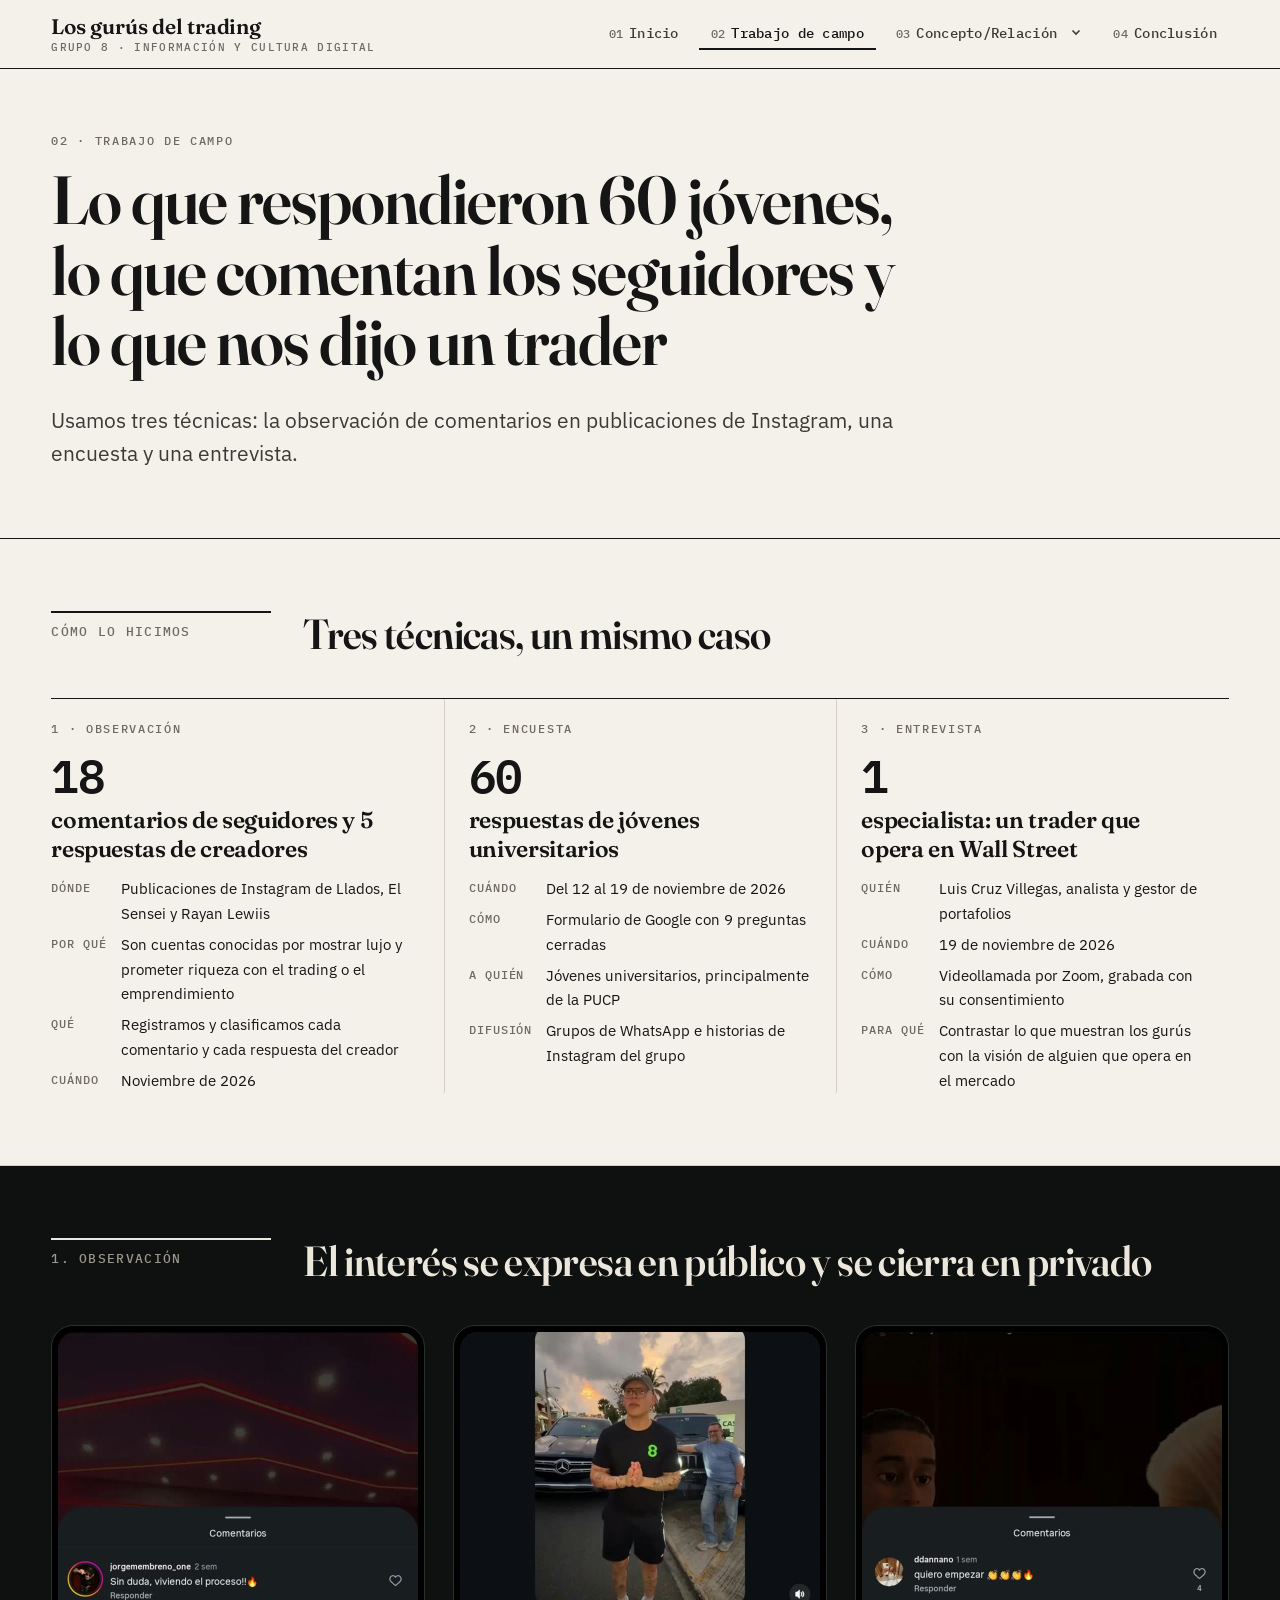
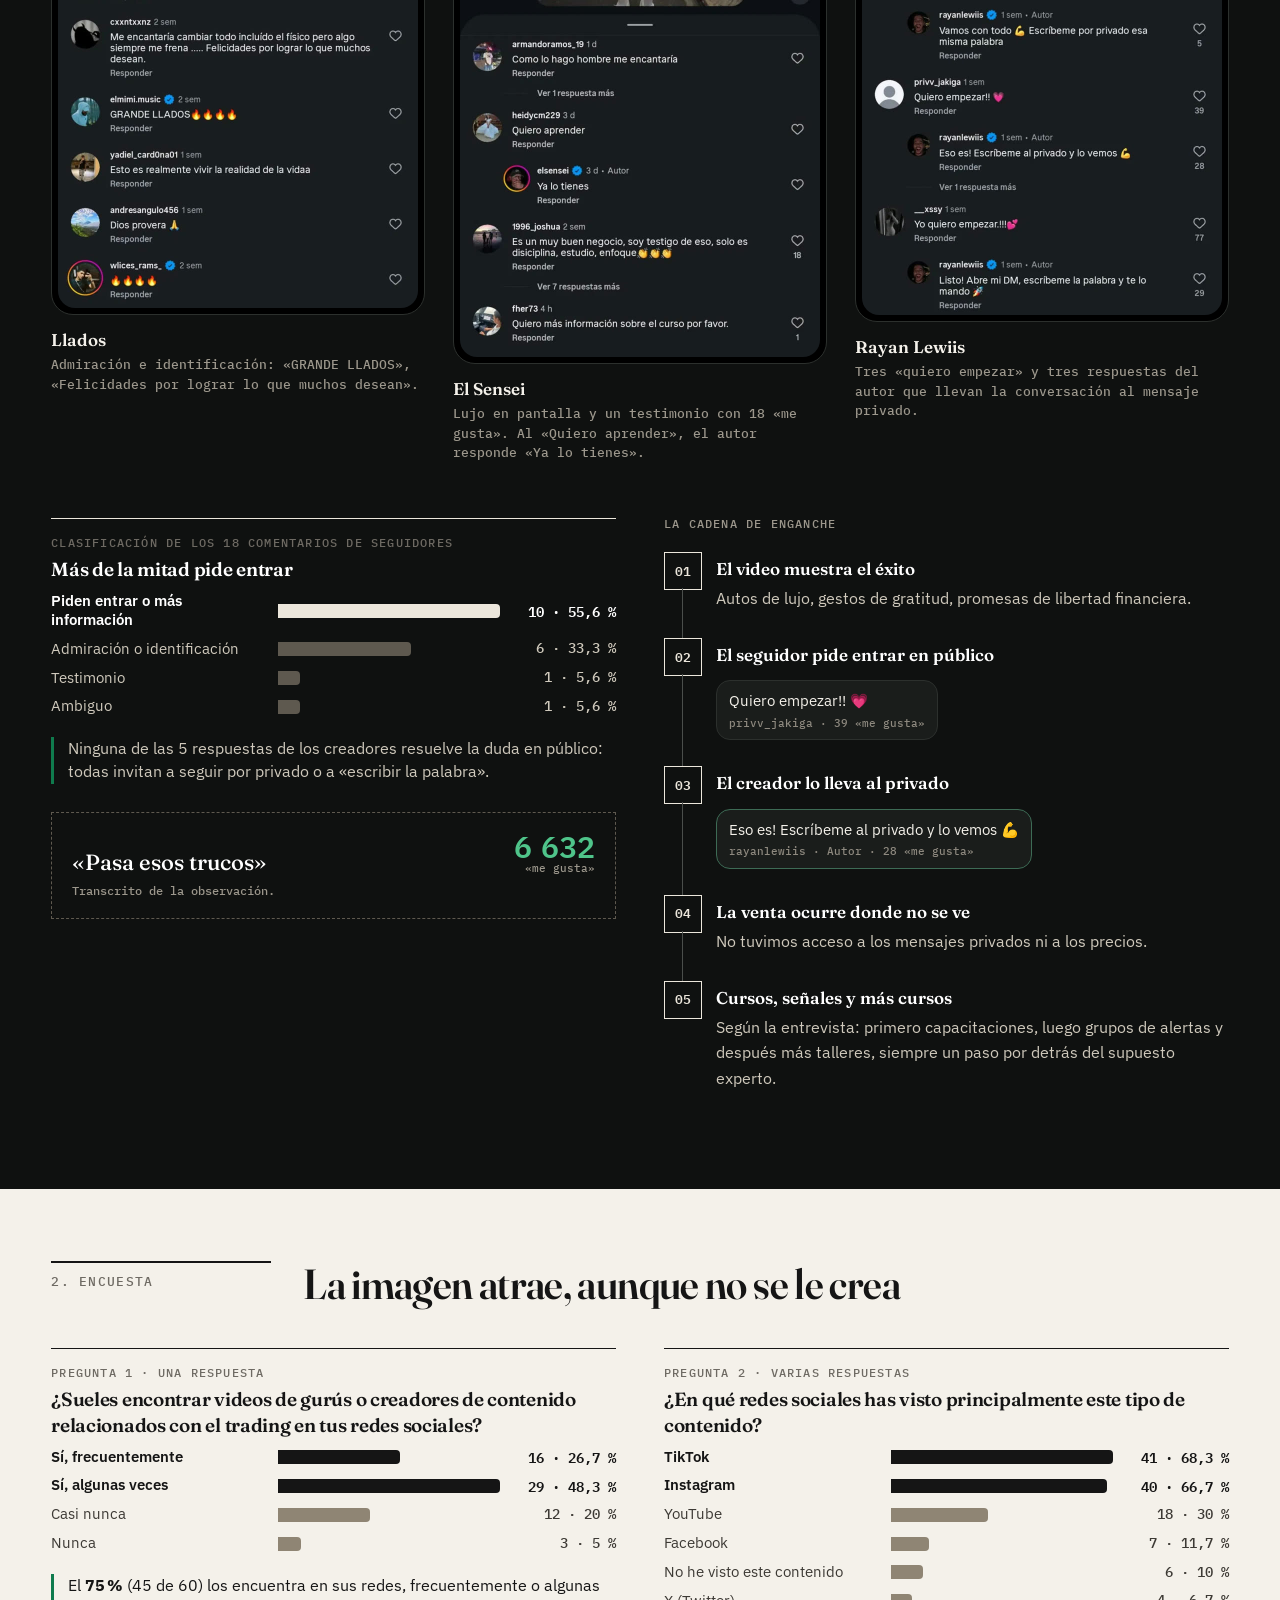
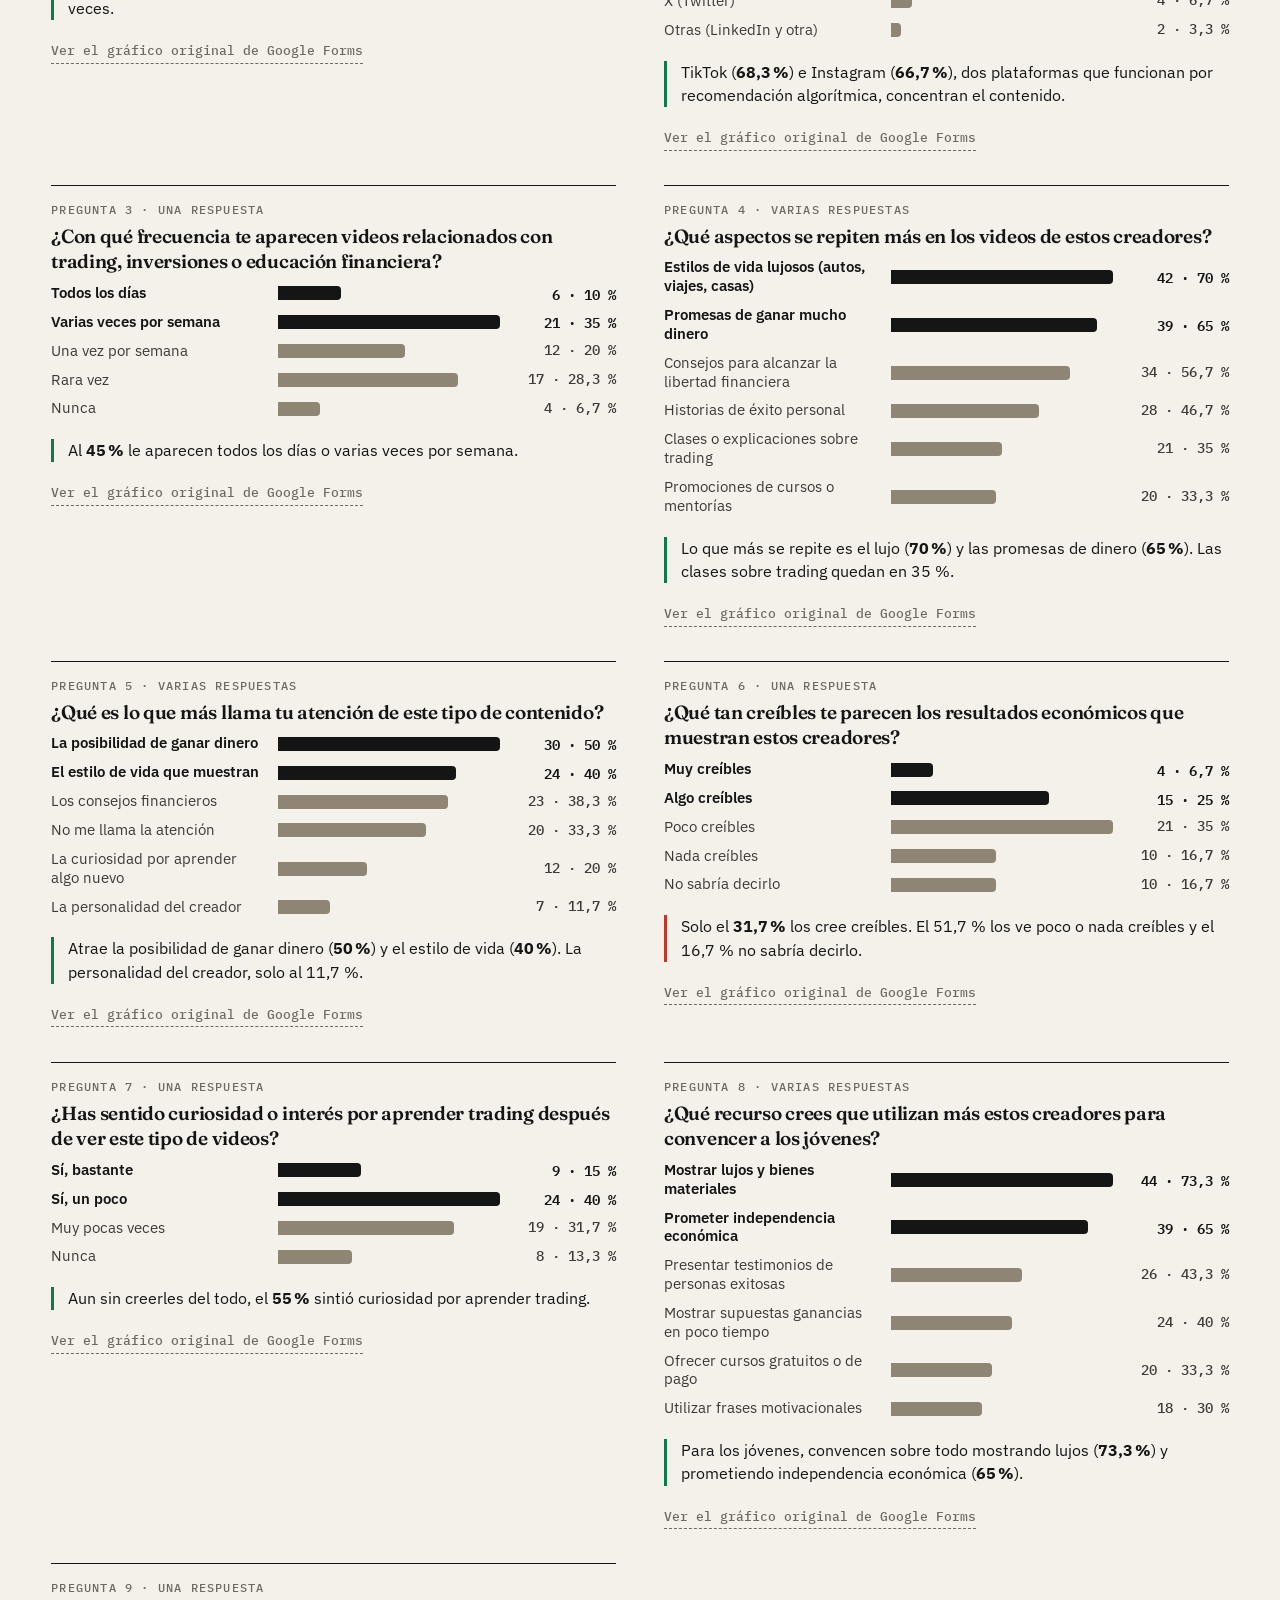
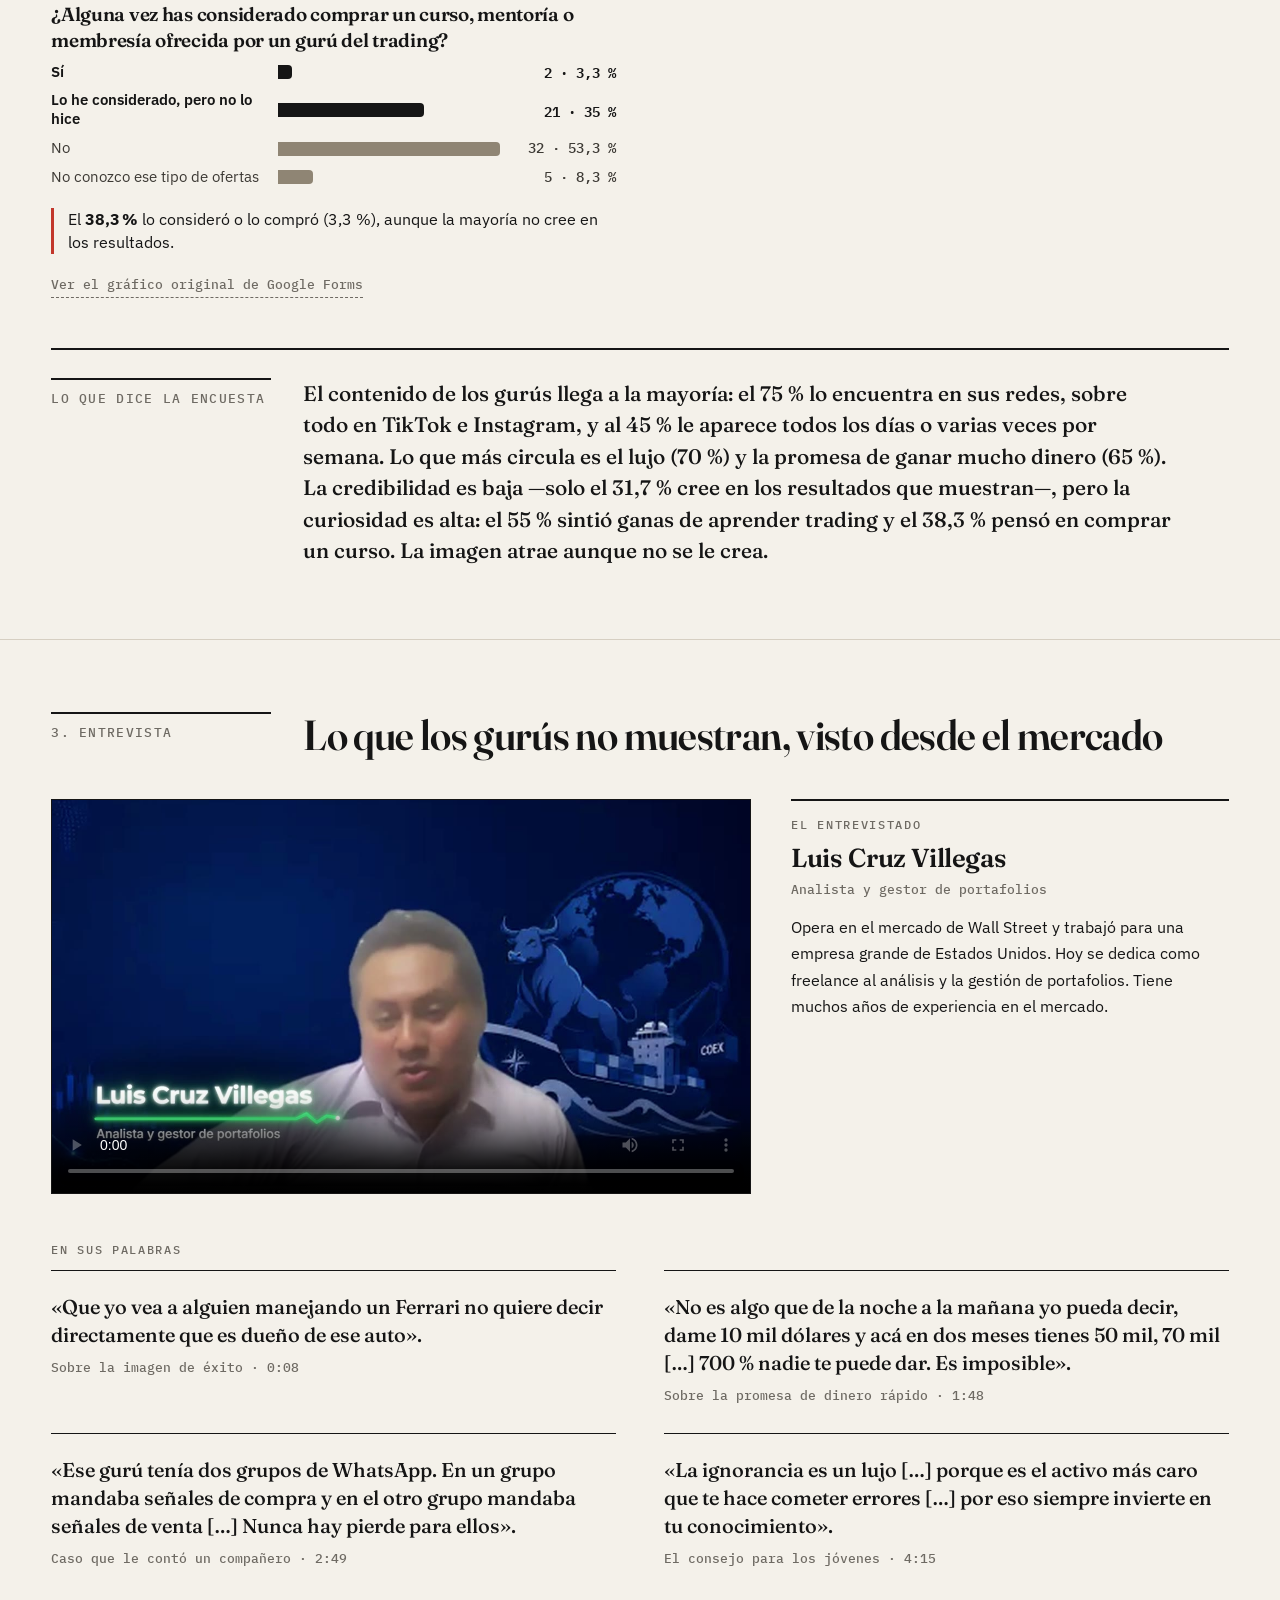
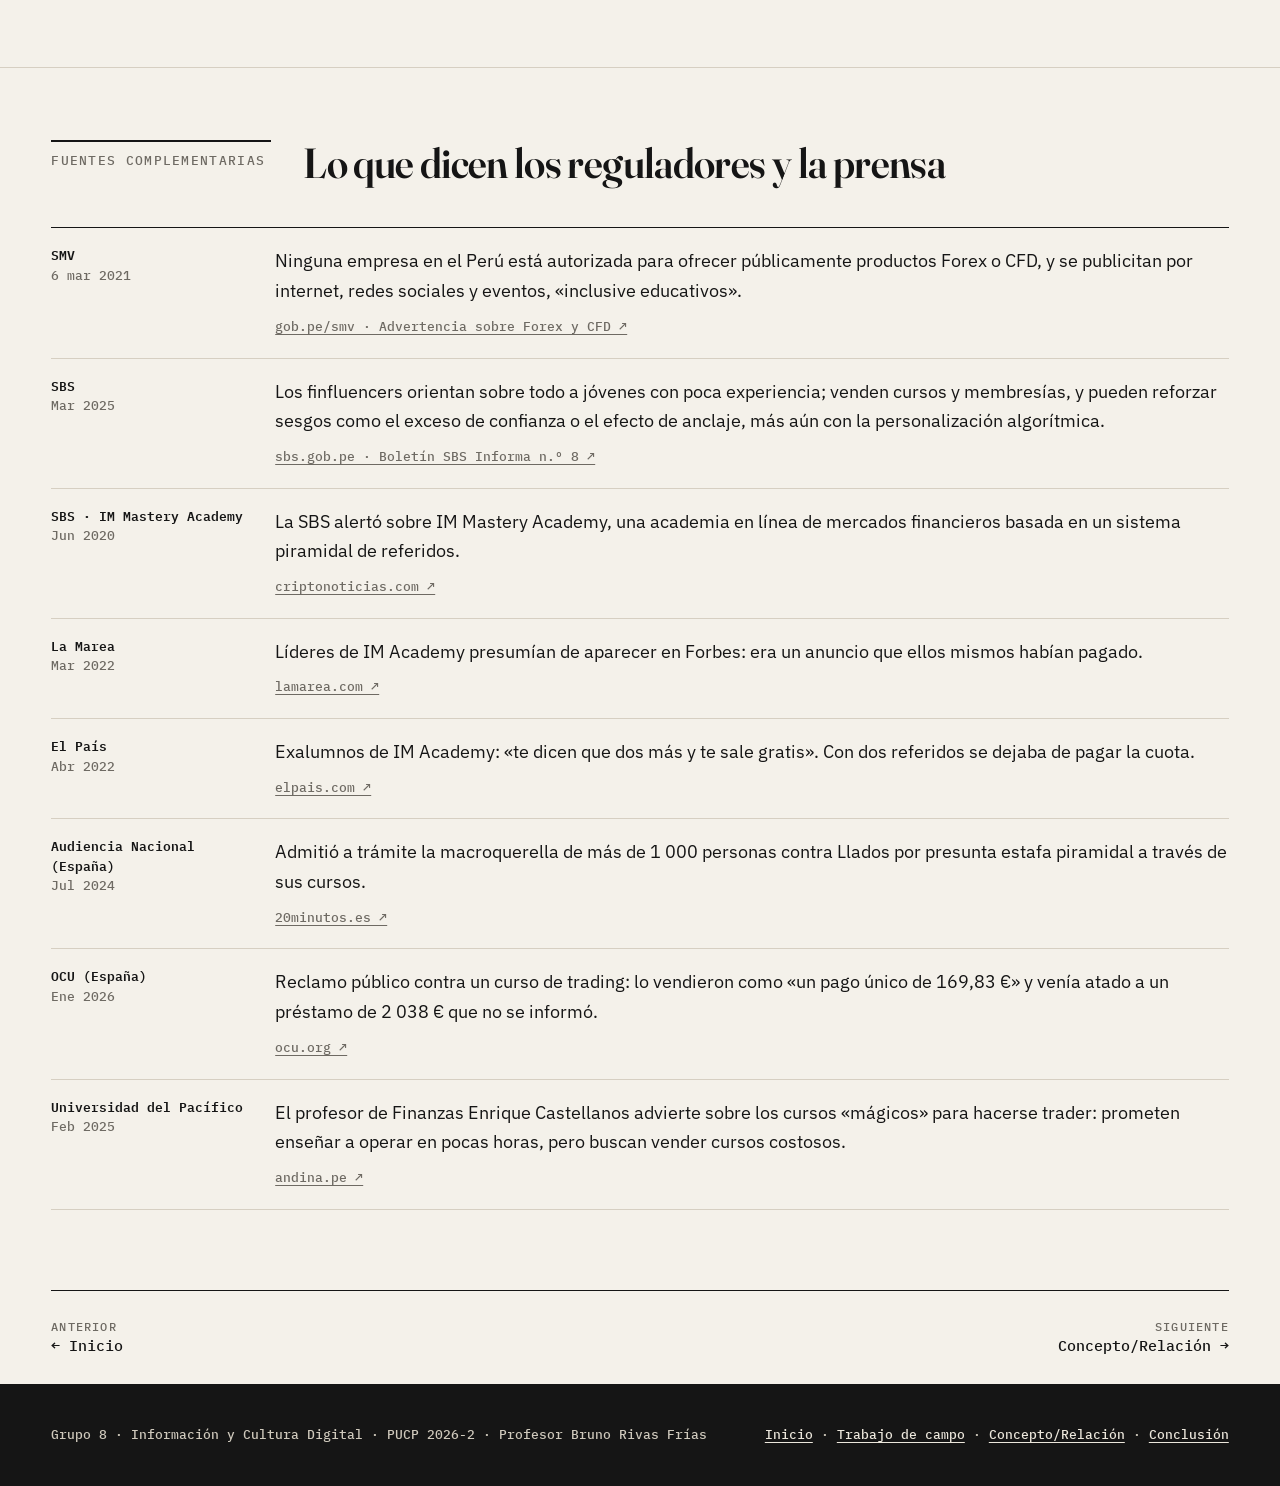
<file: trabajo-de-campo.html>
<!doctype html>
<html lang="es">
<head>
<meta charset="utf-8">
<meta name="viewport" content="width=device-width, initial-scale=1">
<title>Trabajo de campo · Los gurús del trading</title>
<meta name="description" content="Encuesta a 60 jóvenes universitarios, observación de comentarios en tres cuentas de Instagram y entrevista a un trader: el trabajo de campo del Grupo 8.">
<meta name="robots" content="noindex, nofollow">
<link rel="icon" href="data:image/svg+xml,<svg xmlns='http://www.w3.org/2000/svg' viewBox='0 0 32 32'><rect width='32' height='32' fill='%23151515'/><path d='M6 22l6-7 5 4 9-11' stroke='%234FC48A' stroke-width='3' fill='none'/></svg>">
<link rel="preconnect" href="https://fonts.googleapis.com">
<link rel="preconnect" href="https://fonts.gstatic.com" crossorigin>
<link href="https://fonts.googleapis.com/css2?family=Fraunces:ital,opsz,wght@0,9..144,500;0,9..144,600;1,9..144,500&family=IBM+Plex+Mono:wght@500;600&family=IBM+Plex+Sans:wght@400;600&display=swap" rel="stylesheet">
<link rel="stylesheet" href="estilos.css">
</head>
<body>
<a class="saltar" href="#contenido">Saltar al contenido</a>

<header class="cabecera">
  <div class="cabecera__fila">
    <a class="marca" href="index.html">Los gurús del trading<span>Grupo 8 · Información y Cultura Digital</span></a>
    <button class="boton-menu" aria-expanded="false" aria-controls="menu">Menú</button>
    <nav aria-label="Secciones">
      <ul class="menu" id="menu">
        <li><a href="index.html"><small>01</small>Inicio</a></li>
        <li><a href="trabajo-de-campo.html" aria-current="page"><small>02</small>Trabajo de campo</a></li>
        <li class="tiene-sub"><a href="conceptos.html"><small>03</small>Concepto/Relación <svg class="flechita" width="10" height="10" viewBox="0 0 10 10" aria-hidden="true"><path d="M1.5 3.5 5 7l3.5-3.5" fill="none" stroke="currentColor" stroke-width="1.6"/></svg></a>
          <ul class="submenu" aria-label="Conceptos">
            <li><a href="concepto-cultura-digital.html"><small>01</small>Cultura digital</a></li>
            <li><a href="concepto-identidad-digital.html"><small>02</small>Identidad digital</a></li>
            <li><a href="concepto-redes-sociales-virtuales.html"><small>03</small>Redes sociales virtuales</a></li>
            <li><a href="concepto-contenido-digital.html"><small>04</small>Contenido de la cultura digital</a></li>
            <li><a href="concepto-economia-de-plataformas.html"><small>05</small>Economía de plataformas</a></li>
          </ul>
        </li>
        <li><a href="conclusiones.html"><small>04</small>Conclusión</a></li>
      </ul>
    </nav>
  </div>
</header>

<main id="contenido">
  <section class="portada" style="padding-bottom:48px">
    <div class="envoltura">
      <p class="antetitulo">02 · Trabajo de campo</p>
      <h1>Lo que respondieron 60 jóvenes, lo que comentan los seguidores y lo que nos dijo un trader</h1>
      <p class="entrada">Usamos tres técnicas: la observación de comentarios en publicaciones de Instagram, una encuesta y una entrevista.</p>
    </div>
  </section>

  <!-- Metodología -->
  <section class="seccion" id="metodo">
    <div class="envoltura">
      <div class="seccion__cabeza">
        <p class="seccion__num">Cómo lo hicimos</p>
        <h2>Tres técnicas, un mismo caso</h2>
      </div>
      <div class="metodo">
        <article class="aparece">
          <p class="antetitulo">1 · Observación</p>
          <span class="grande">18</span>
          <h3>comentarios de seguidores y 5 respuestas de creadores</h3>
          <dl>
            <dt>Dónde</dt><dd>Publicaciones de Instagram de Llados, El Sensei y Rayan Lewiis</dd>
            <dt>Por qué</dt><dd>Son cuentas conocidas por mostrar lujo y prometer riqueza con el trading o el emprendimiento</dd>
            <dt>Qué</dt><dd>Registramos y clasificamos cada comentario y cada respuesta del creador</dd>
            <dt>Cuándo</dt><dd>Noviembre de 2026</dd>
          </dl>
        </article>
        <article class="aparece" data-orden="2">
          <p class="antetitulo">2 · Encuesta</p>
          <span class="grande">60</span>
          <h3>respuestas de jóvenes universitarios</h3>
          <dl>
            <dt>Cuándo</dt><dd>Del 12 al 19 de noviembre de 2026</dd>
            <dt>Cómo</dt><dd>Formulario de Google con 9 preguntas cerradas</dd>
            <dt>A quién</dt><dd>Jóvenes universitarios, principalmente de la PUCP</dd>
            <dt>Difusión</dt><dd>Grupos de WhatsApp e historias de Instagram del grupo</dd>
          </dl>
        </article>
        <article class="aparece">
          <p class="antetitulo">3 · Entrevista</p>
          <span class="grande">1</span>
          <h3>especialista: un trader que opera en Wall Street</h3>
          <dl>
            <dt>Quién</dt><dd>Luis Cruz Villegas, analista y gestor de portafolios</dd>
            <dt>Cuándo</dt><dd>19 de noviembre de 2026</dd>
            <dt>Cómo</dt><dd>Videollamada por Zoom, grabada con su consentimiento</dd>
            <dt>Para qué</dt><dd>Contrastar lo que muestran los gurús con la visión de alguien que opera en el mercado</dd>
          </dl>
        </article>
      </div>
    </div>
  </section>

  <section class="seccion oscuro" id="observacion">
    <div class="envoltura">
      <div class="seccion__cabeza">
        <p class="seccion__num">1. Observación</p>
        <div>
          <h2>El interés se expresa en público y se cierra en privado</h2>
        </div>
      </div>
      <div class="muro">
        <figure class="aparece">
          <div class="telefono"><img src="media/campo/llados.jpg" alt="Comentarios en una publicación de Llados: «Sin duda, viviendo el proceso!!», «Me encantaría cambiar todo incluído el físico pero algo siempre me frena», «GRANDE LLADOS»" loading="lazy"></div>
          <figcaption><b>Llados</b><span>Admiración e identificación: «GRANDE LLADOS», «Felicidades por lograr lo que muchos desean».</span></figcaption>
        </figure>
        <figure class="aparece">
          <div class="telefono"><img src="media/campo/elsensei.jpg" alt="Video de El Sensei junto a camionetas de lujo y comentarios: «Quiero aprender», respuesta del autor «Ya lo tienes», «Es un muy buen negocio, soy testigo de eso»" loading="lazy"></div>
          <figcaption><b>El Sensei</b><span>Lujo en pantalla y un testimonio con 18 «me gusta». Al «Quiero aprender», el autor responde «Ya lo tienes».</span></figcaption>
        </figure>
        <figure class="aparece">
          <div class="telefono"><img src="media/campo/rayanlewiis.jpg" alt="Comentarios «quiero empezar» y respuestas del autor Rayan Lewiis: «Escríbeme por privado esa misma palabra», «Abre mi DM, escríbeme la palabra y te lo mando»" loading="lazy"></div>
          <figcaption><b>Rayan Lewiis</b><span>Tres «quiero empezar» y tres respuestas del autor que llevan la conversación al mensaje privado.</span></figcaption>
        </figure>
      </div>

      <div class="codigos">
        <figure class="grafico" data-observacion="comentarios" style="margin:0">
          <span class="pregunta-n">CLASIFICACIÓN DE LOS 18 COMENTARIOS DE SEGUIDORES</span>
          <h3 style="color:#fff">Más de la mitad pide entrar</h3>
          <div class="zona-filas"></div>
          <p class="hallazgo" style="color:#CFC9BC">Ninguna de las 5 respuestas de los creadores resuelve la duda en público: todas invitan a seguir por privado o a «escribir la palabra».</p>
          <div class="transcrito" style="margin-top:28px">
            <span class="t">«Pasa esos trucos»</span>
            <span class="m">6&#8239;632<small>«me gusta»</small></span>
            <span class="e">Transcrito de la observación.</span>
          </div>
        </figure>
        <div>
          <p class="pregunta-n" style="font:500 12px/1 var(--mono);letter-spacing:.1em;color:#9C978C;margin-bottom:22px">LA CADENA DE ENGANCHE</p>
          <ol class="cadena">
            <li class="aparece"><b>El video muestra el éxito</b><p>Autos de lujo, gestos de gratitud, promesas de libertad financiera.</p></li>
            <li class="aparece"><b>El seguidor pide entrar en público</b><span class="burbuja">Quiero empezar!! 💗<small>privv_jakiga · 39 «me gusta»</small></span></li>
            <li class="aparece"><b>El creador lo lleva al privado</b><span class="burbuja burbuja--autor">Eso es! Escríbeme al privado y lo vemos 💪<small>rayanlewiis · Autor · 28 «me gusta»</small></span></li>
            <li class="aparece"><b>La venta ocurre donde no se ve</b><p>No tuvimos acceso a los mensajes privados ni a los precios.</p></li>
            <li class="aparece"><b>Cursos, señales y más cursos</b><p>Según la entrevista: primero capacitaciones, luego grupos de alertas y después más talleres, siempre un paso por detrás del supuesto experto.</p></li>
          </ol>
        </div>
      </div>
    </div>
  </section>

  <section class="seccion" id="encuesta">
    <div class="envoltura">
      <div class="seccion__cabeza">
        <p class="seccion__num">2. Encuesta</p>
        <div>
          <h2>La imagen atrae, aunque no se le crea</h2>
        </div>
      </div>
      <div class="graficos">
        <figure class="grafico" data-pregunta="1">
          <span class="pregunta-n">PREGUNTA 1 · UNA RESPUESTA</span>
          <h3>¿Sueles encontrar videos de gurús o creadores de contenido relacionados con el trading en tus redes sociales?</h3>
          <div class="zona-filas"></div>
          <p class="hallazgo">El <b>75&#8239;%</b> (45 de 60) los encuentra en sus redes, frecuentemente o algunas veces.</p>
          <details class="original"><summary>Ver el gráfico original de Google Forms</summary><img src="media/encuesta/p1.png" alt="Gráfico original de la pregunta 1 en Google Forms" loading="lazy"></details>
        </figure>
        <figure class="grafico" data-pregunta="2">
          <span class="pregunta-n">PREGUNTA 2 · VARIAS RESPUESTAS</span>
          <h3>¿En qué redes sociales has visto principalmente este tipo de contenido?</h3>
          <div class="zona-filas"></div>
          <p class="hallazgo">TikTok (<b>68,3&#8239;%</b>) e Instagram (<b>66,7&#8239;%</b>), dos plataformas que funcionan por recomendación algorítmica, concentran el contenido.</p>
          <details class="original"><summary>Ver el gráfico original de Google Forms</summary><img src="media/encuesta/p2.png" alt="Gráfico original de la pregunta 2 en Google Forms" loading="lazy"></details>
        </figure>
        <figure class="grafico" data-pregunta="3">
          <span class="pregunta-n">PREGUNTA 3 · UNA RESPUESTA</span>
          <h3>¿Con qué frecuencia te aparecen videos relacionados con trading, inversiones o educación financiera?</h3>
          <div class="zona-filas"></div>
          <p class="hallazgo">Al <b>45&#8239;%</b> le aparecen todos los días o varias veces por semana.</p>
          <details class="original"><summary>Ver el gráfico original de Google Forms</summary><img src="media/encuesta/p3.png" alt="Gráfico original de la pregunta 3 en Google Forms" loading="lazy"></details>
        </figure>
        <figure class="grafico" data-pregunta="4">
          <span class="pregunta-n">PREGUNTA 4 · VARIAS RESPUESTAS</span>
          <h3>¿Qué aspectos se repiten más en los videos de estos creadores?</h3>
          <div class="zona-filas"></div>
          <p class="hallazgo">Lo que más se repite es el lujo (<b>70&#8239;%</b>) y las promesas de dinero (<b>65&#8239;%</b>). Las clases sobre trading quedan en 35 %.</p>
          <details class="original"><summary>Ver el gráfico original de Google Forms</summary><img src="media/encuesta/p4.png" alt="Gráfico original de la pregunta 4 en Google Forms" loading="lazy"></details>
        </figure>
        <figure class="grafico" data-pregunta="5">
          <span class="pregunta-n">PREGUNTA 5 · VARIAS RESPUESTAS</span>
          <h3>¿Qué es lo que más llama tu atención de este tipo de contenido?</h3>
          <div class="zona-filas"></div>
          <p class="hallazgo">Atrae la posibilidad de ganar dinero (<b>50&#8239;%</b>) y el estilo de vida (<b>40&#8239;%</b>). La personalidad del creador, solo al 11,7 %.</p>
          <details class="original"><summary>Ver el gráfico original de Google Forms</summary><img src="media/encuesta/p5.png" alt="Gráfico original de la pregunta 5 en Google Forms" loading="lazy"></details>
        </figure>
        <figure class="grafico" data-pregunta="6">
          <span class="pregunta-n">PREGUNTA 6 · UNA RESPUESTA</span>
          <h3>¿Qué tan creíbles te parecen los resultados económicos que muestran estos creadores?</h3>
          <div class="zona-filas"></div>
          <p class="hallazgo hallazgo--r">Solo el <b>31,7&#8239;%</b> los cree creíbles. El 51,7 % los ve poco o nada creíbles y el 16,7 % no sabría decirlo.</p>
          <details class="original"><summary>Ver el gráfico original de Google Forms</summary><img src="media/encuesta/p6.png" alt="Gráfico original de la pregunta 6 en Google Forms" loading="lazy"></details>
        </figure>
        <figure class="grafico" data-pregunta="7">
          <span class="pregunta-n">PREGUNTA 7 · UNA RESPUESTA</span>
          <h3>¿Has sentido curiosidad o interés por aprender trading después de ver este tipo de videos?</h3>
          <div class="zona-filas"></div>
          <p class="hallazgo">Aun sin creerles del todo, el <b>55&#8239;%</b> sintió curiosidad por aprender trading.</p>
          <details class="original"><summary>Ver el gráfico original de Google Forms</summary><img src="media/encuesta/p7.png" alt="Gráfico original de la pregunta 7 en Google Forms" loading="lazy"></details>
        </figure>
        <figure class="grafico" data-pregunta="8">
          <span class="pregunta-n">PREGUNTA 8 · VARIAS RESPUESTAS</span>
          <h3>¿Qué recurso crees que utilizan más estos creadores para convencer a los jóvenes?</h3>
          <div class="zona-filas"></div>
          <p class="hallazgo">Para los jóvenes, convencen sobre todo mostrando lujos (<b>73,3&#8239;%</b>) y prometiendo independencia económica (<b>65&#8239;%</b>).</p>
          <details class="original"><summary>Ver el gráfico original de Google Forms</summary><img src="media/encuesta/p8.png" alt="Gráfico original de la pregunta 8 en Google Forms" loading="lazy"></details>
        </figure>
        <figure class="grafico" data-pregunta="9">
          <span class="pregunta-n">PREGUNTA 9 · UNA RESPUESTA</span>
          <h3>¿Alguna vez has considerado comprar un curso, mentoría o membresía ofrecida por un gurú del trading?</h3>
          <div class="zona-filas"></div>
          <p class="hallazgo hallazgo--r">El <b>38,3&#8239;%</b> lo consideró o lo compró (3,3 %), aunque la mayoría no cree en los resultados.</p>
          <details class="original"><summary>Ver el gráfico original de Google Forms</summary><img src="media/encuesta/p9.png" alt="Gráfico original de la pregunta 9 en Google Forms" loading="lazy"></details>
        </figure>
      </div>
    <div class="sintesis aparece">
        <p class="seccion__num">Lo que dice la encuesta</p>
        <p>El contenido de los gurús llega a la mayoría: el 75 % lo encuentra en sus redes, sobre todo en TikTok e Instagram, y al 45 % le aparece todos los días o varias veces por semana. Lo que más circula es el lujo (70 %) y la promesa de ganar mucho dinero (65 %). La credibilidad es baja —solo el 31,7 % cree en los resultados que muestran—, pero la curiosidad es alta: el 55 % sintió ganas de aprender trading y el 38,3 % pensó en comprar un curso. La imagen atrae aunque no se le crea.</p>
      </div>
    </div>
  </section>

  <section class="seccion" id="entrevista">
    <div class="envoltura">
      <div class="seccion__cabeza">
        <p class="seccion__num">3. Entrevista</p>
        <h2>Lo que los gurús no muestran, visto desde el mercado</h2>
      </div>
      <div class="entrevista">
        <div>
          <div class="video" style="border-color:var(--tinta)">
            <video controls preload="metadata" playsinline poster="media/portada-video.jpg">
              <source src="media/entrevista.mp4" type="video/mp4">
              Tu navegador no puede reproducir el video. <a href="media/entrevista.mp4">Descárgalo aquí</a>.
            </video>
          </div>
        </div>
        <aside class="perfil aparece">
          <p class="antetitulo" style="margin-bottom:8px">El entrevistado</p>
          <h3>Luis Cruz Villegas</h3>
          <p class="rol">Analista y gestor de portafolios</p>
          <p style="font-size:16px">Opera en el mercado de Wall Street y trabajó para una empresa grande de Estados Unidos. Hoy se dedica como freelance al análisis y la gestión de portafolios. Tiene muchos años de experiencia en el mercado.</p>
        </aside>
      </div>
      <p class="antetitulo" style="margin:48px 0 0">En sus palabras</p>
      <div class="citas" style="margin-top:12px">
        <blockquote class="aparece">
          <p>«Que yo vea a alguien manejando un Ferrari no quiere decir directamente que es dueño de ese auto».</p>
          <footer>Sobre la imagen de éxito · 0:08</footer>
        </blockquote>
        <blockquote class="aparece">
          <p>«No es algo que de la noche a la mañana yo pueda decir, dame 10 mil dólares y acá en dos meses tienes 50 mil, 70 mil […] 700 % nadie te puede dar. Es imposible».</p>
          <footer>Sobre la promesa de dinero rápido · 1:48</footer>
        </blockquote>
        <blockquote class="aparece">
          <p>«Ese gurú tenía dos grupos de WhatsApp. En un grupo mandaba señales de compra y en el otro grupo mandaba señales de venta […] Nunca hay pierde para ellos».</p>
          <footer>Caso que le contó un compañero · 2:49</footer>
        </blockquote>
        <blockquote class="aparece">
          <p>«La ignorancia es un lujo […] porque es el activo más caro que te hace cometer errores […] por eso siempre invierte en tu conocimiento».</p>
          <footer>El consejo para los jóvenes · 4:15</footer>
        </blockquote>
      </div>
    </div>
  </section>

  <section class="seccion" id="fuentes">
    <div class="envoltura">
      <div class="seccion__cabeza">
        <p class="seccion__num">Fuentes complementarias</p>
        <div>
          <h2>Lo que dicen los reguladores y la prensa</h2>
        </div>
      </div>
      <ul class="fuentes">
        <li><span class="quien">SMV<span>6 mar 2021</span></span><div><p>Ninguna empresa en el Perú está autorizada para ofrecer públicamente productos Forex o CFD, y se publicitan por internet, redes sociales y eventos, «inclusive educativos».</p><a href="https://www.gob.pe/institucion/smv/noticias/1121376-advertencia-sobre-el-ofrecimiento-publico-de-productos-y-servicios-forex-y-de-contratos-por-diferencia-cfd" target="_blank" rel="noopener">gob.pe/smv · Advertencia sobre Forex y CFD ↗</a></div></li>
        <li><span class="quien">SBS<span>Mar 2025</span></span><div><p>Los finfluencers orientan sobre todo a jóvenes con poca experiencia; venden cursos y membresías, y pueden reforzar sesgos como el exceso de confianza o el efecto de anclaje, más aún con la personalización algorítmica.</p><a href="https://www.sbs.gob.pe/boletin/detalleboletin/idbulletin/2353" target="_blank" rel="noopener">sbs.gob.pe · Boletín SBS Informa n.º 8 ↗</a></div></li>
        <li><span class="quien">SBS · IM Mastery Academy<span>Jun 2020</span></span><div><p>La SBS alertó sobre IM Mastery Academy, una academia en línea de mercados financieros basada en un sistema piramidal de referidos.</p><a href="https://www.criptonoticias.com/regulacion/peru-advierte-im-mastery-academy-airbit-club" target="_blank" rel="noopener">criptonoticias.com ↗</a></div></li>
        <li><span class="quien">La Marea<span>Mar 2022</span></span><div><p>Líderes de IM Academy presumían de aparecer en Forbes: era un anuncio que ellos mismos habían pagado.</p><a href="https://www.lamarea.com/2022/03/24/carles-tamayo-el-youtuber-que-destapo-la-presunta-estafa-piramidal-que-captaba-a-jovenes-por-internet/" target="_blank" rel="noopener">lamarea.com ↗</a></div></li>
        <li><span class="quien">El País<span>Abr 2022</span></span><div><p>Exalumnos de IM Academy: «te dicen que dos más y te sale gratis». Con dos referidos se dejaba de pagar la cuota.</p><a href="https://elpais.com/economia/2022-04-27/exadeptos-de-la-criptosecta-te-comen-el-coco-para-que-captes-a-alumnos.html" target="_blank" rel="noopener">elpais.com ↗</a></div></li>
        <li><span class="quien">Audiencia Nacional (España)<span>Jul 2024</span></span><div><p>Admitió a trámite la macroquerella de más de 1 000 personas contra Llados por presunta estafa piramidal a través de sus cursos.</p><a href="https://www.20minutos.es/noticia/5542231/0/audiencia-nacional-admite-tramite-macroquerella-contra-amadeo-llados-por-estafa-piramidal-odio" target="_blank" rel="noopener">20minutos.es ↗</a></div></li>
        <li><span class="quien">OCU (España)<span>Ene 2026</span></span><div><p>Reclamo público contra un curso de trading: lo vendieron como «un pago único de 169,83 €» y venía atado a un préstamo de 2 038 € que no se informó.</p><a href="https://www.ocu.org/reclamar/lista-reclamaciones-publicas/contrataci-C3-B3n-indebida-y-financ/d306dd79cb111ae105" target="_blank" rel="noopener">ocu.org ↗</a></div></li>
        <li><span class="quien">Universidad del Pacífico<span>Feb 2025</span></span><div><p>El profesor de Finanzas Enrique Castellanos advierte sobre los cursos «mágicos» para hacerse trader: prometen enseñar a operar en pocas horas, pero buscan vender cursos costosos.</p><a href="https://andina.pe/agencia/noticia-cuidado-las-promesas-dinero-facil-como-reconocer-y-evitar-estafas-financieras-1019985.aspx" target="_blank" rel="noopener">andina.pe ↗</a></div></li>
      </ul>
    </div>
  </section>

  <div class="envoltura">
    <nav class="siguiente" aria-label="Páginas">
      <a href="index.html"><small>Anterior</small>← Inicio</a>
      <a href="conceptos.html" style="text-align:right"><small>Siguiente</small>Concepto/Relación →</a>
    </nav>
  </div>
</main>

<footer class="pie">
  <div class="envoltura">
    <span>Grupo 8 · Información y Cultura Digital · PUCP 2026-2 · Profesor Bruno Rivas Frías</span>
    <span><a href="index.html">Inicio</a> · <a href="trabajo-de-campo.html">Trabajo de campo</a> · <a href="conceptos.html">Concepto/Relación</a> · <a href="conclusiones.html">Conclusión</a></span>
  </div>
</footer>
<script src="app.js"></script>
</body>
</html>
</file>
<file: estilos.css>
/* Los gurús del trading · Grupo 8 · Información y Cultura Digital (PUCP, 2026-2) */

:root {
  --papel: #F4F1EA;
  --papel-2: #ECE7DC;
  --tinta: #151515;
  --tinta-2: #3D3A35;
  --gris: #6E6A63;
  --linea: #D6CFC2;
  --verde: #0F7B4D;
  --rojo: #C2372B;
  --dorado: #A8843A;
  --noche: #0F1110;
  --noche-2: #1A1D1B;
  --noche-linea: #2C302D;
  --barra: #8F8574;
  --serif: "Fraunces", Georgia, "Times New Roman", serif;
  --sans: "IBM Plex Sans", "Segoe UI", system-ui, sans-serif;
  --mono: "IBM Plex Mono", ui-monospace, Consolas, monospace;
  --ancho: 1520px;
  --margen: clamp(16px, 4vw, 72px);
  --texto: 68ch;
}

* { box-sizing: border-box; }
html { scroll-behavior: smooth; -webkit-text-size-adjust: 100%; }
body {
  margin: 0;
  background: var(--papel);
  color: var(--tinta);
  font: 400 18px/1.65 var(--sans);
  text-rendering: optimizeLegibility;
}
img, video { max-width: 100%; display: block; }
a { color: inherit; text-decoration-thickness: 1px; text-underline-offset: 3px; }
a:hover { color: var(--verde); }
:focus-visible { outline: 2px solid var(--verde); outline-offset: 3px; }

.envoltura { width: min(var(--ancho), 100% - 2 * var(--margen)); margin-inline: auto; }
.saltar { position: absolute; left: -999px; top: 0; background: var(--tinta); color: var(--papel); padding: 8px 12px; z-index: 50; }
.saltar:focus { left: 8px; }

/* ---------- Cinta de cotizaciones ---------- */
.cinta {
  background: var(--noche);
  color: #E9E4D8;
  font: 500 13px/1 var(--mono);
  letter-spacing: .04em;
  overflow: hidden;
  white-space: nowrap;
  border-bottom: 1px solid #000;
}
.cinta__pista { display: inline-flex; padding: 9px 0; animation: correr 60s linear infinite; }
.cinta:hover .cinta__pista { animation-play-state: paused; }
.cinta__item { padding: 0 22px; border-right: 1px solid var(--noche-linea); }
.cinta__item b { font-weight: 600; margin-left: 8px; }
.sube { color: #4FC48A; }
.baja { color: #F07467; }
@keyframes correr { to { transform: translateX(-50%); } }
@media (prefers-reduced-motion: reduce) {
  .cinta__pista { animation: none; }
  html { scroll-behavior: auto; }
}

/* ---------- Cabecera ---------- */
.cabecera { border-bottom: 1px solid var(--tinta); background: var(--papel); position: sticky; top: 0; z-index: 20; }
.cabecera__fila { display: flex; align-items: center; justify-content: space-between; gap: 24px; min-height: 68px; padding-inline: var(--margen); }
.marca { font: 600 21px/1 var(--serif); text-decoration: none; letter-spacing: -.01em; }
.marca span { font: 500 11px/1 var(--mono); letter-spacing: .12em; text-transform: uppercase; color: var(--gris); display: block; margin-top: 5px; }
.menu { display: flex; gap: 8px; list-style: none; margin: 0; padding: 0; }
.menu > li { position: relative; }
.flechita { margin-left: 6px; vertical-align: 1px; }
.tiene-sub:hover .flechita, .tiene-sub:focus-within .flechita { transform: rotate(180deg); }
.submenu {
  display: none; position: absolute; top: 100%; right: 0; min-width: 300px;
  list-style: none; margin: 0; padding: 8px 0;
  background: var(--papel); border: 1px solid var(--tinta); box-shadow: 0 12px 28px rgba(21,21,21,.12); z-index: 30;
}
.tiene-sub:hover .submenu, .tiene-sub:focus-within .submenu { display: block; }
.submenu a { padding: 11px 18px; border-bottom: 0; font-size: 13.5px; white-space: nowrap; }
.submenu a:hover { background: var(--papel-2); }
.submenu a[aria-current="page"] { background: var(--papel-2); font-weight: 600; }
.menu a {
  display: block; padding: 8px 12px; text-decoration: none;
  font: 500 14px/1 var(--mono); letter-spacing: .02em; color: var(--tinta-2);
  border-bottom: 2px solid transparent;
}
.menu a:hover { color: var(--tinta); border-color: var(--linea); }
.menu a[aria-current="page"] { color: var(--tinta); border-color: var(--tinta); }
.menu a small { color: var(--gris); margin-right: 6px; }
.boton-menu { display: none; background: none; border: 1px solid var(--tinta); font: 500 13px/1 var(--mono); padding: 9px 12px; cursor: pointer; color: var(--tinta); }
@media (max-width: 820px) {
  .boton-menu { display: block; }
  .menu { display: none; position: absolute; top: 100%; left: 0; right: 0; flex-direction: column; gap: 0; background: var(--papel); border-bottom: 1px solid var(--tinta); padding: 8px var(--margen) 16px; }
  .submenu { display: block; position: static; min-width: 0; border: 0; box-shadow: none; padding: 0 0 4px 22px; background: none; }
  .submenu a { padding: 9px 0; white-space: normal; }
  .menu.abierto { display: flex; }
  .menu a { padding: 12px 0; font-size: 15px; }
}

/* ---------- Tipografía editorial ---------- */
.antetitulo { font: 500 12px/1.4 var(--mono); letter-spacing: .14em; text-transform: uppercase; color: var(--gris); margin: 0 0 14px; }
h1, h2, h3 { font-family: var(--serif); font-weight: 600; letter-spacing: -.015em; margin: 0; }
h1 { font-size: clamp(36px, 5.4vw, 68px); line-height: 1.04; font-variation-settings: "opsz" 144; }
h2 { font-size: clamp(28px, 3.4vw, 42px); line-height: 1.12; font-variation-settings: "opsz" 96; }
h3 { font-size: 23px; line-height: 1.25; }
p { margin: 0 0 1em; }
.entrada { font-size: 21px; line-height: 1.55; color: var(--tinta-2); max-width: var(--texto); }
.prosa { max-width: var(--texto); }
.prosa p:last-child { margin-bottom: 0; }
.cifra { font-family: var(--mono); font-weight: 600; white-space: nowrap; }
.cifra--v { color: var(--verde); }
.cifra--r { color: var(--rojo); }
q, .cita-texto { quotes: "«" "»"; }
.nota { font-size: 14px; color: var(--gris); line-height: 1.5; }

/* ---------- Secciones ---------- */
.seccion { padding: 72px 0; border-bottom: 1px solid var(--linea); scroll-margin-top: 64px; }
.seccion:last-of-type { border-bottom: 0; }
.seccion__cabeza { display: grid; grid-template-columns: 220px 1fr; gap: 32px; margin-bottom: 40px; align-items: start; }
.seccion__num { font: 500 13px/1.4 var(--mono); letter-spacing: .1em; text-transform: uppercase; color: var(--gris); padding-top: 10px; border-top: 2px solid var(--tinta); }
@media (max-width: 820px) {
  .seccion { padding: 52px 0; }
  .seccion__cabeza { grid-template-columns: 1fr; gap: 12px; margin-bottom: 28px; }
}

/* ---------- Portada ---------- */
.portada { padding: 64px 0 56px; border-bottom: 1px solid var(--tinta); }
.portada h1 { max-width: 21ch; }
.portada h1 em { font-style: italic; color: var(--verde); }
.portada .entrada { margin-top: 28px; }
.titulares { display: grid; grid-template-columns: repeat(3, 1fr); margin-top: 48px; border-top: 1px solid var(--tinta); }
.titular { padding: 22px 24px 4px 0; border-right: 1px solid var(--linea); margin-right: 24px; }
.titular:last-child { border-right: 0; margin-right: 0; }
.titular b { display: block; font: 600 clamp(44px, 6vw, 72px)/1 var(--mono); letter-spacing: -.03em; }
.titular span { display: block; font-size: 15px; line-height: 1.45; color: var(--tinta-2); margin-top: 10px; max-width: 30ch; }
@media (max-width: 720px) {
  .titulares { grid-template-columns: 1fr; }
  .titular { border-right: 0; margin-right: 0; border-bottom: 1px solid var(--linea); padding-bottom: 18px; }
}

/* ---------- Ficha tema · pregunta · caso ---------- */
.ficha { display: grid; grid-template-columns: repeat(3, 1fr); border-top: 1px solid var(--tinta); }
.ficha > div { padding: 20px 24px 0 0; }
.ficha > div + div { padding-left: 24px; border-left: 1px solid var(--linea); }
.ficha dt { font: 500 12px/1 var(--mono); letter-spacing: .14em; text-transform: uppercase; color: var(--gris); margin-bottom: 12px; }
.ficha dd { margin: 0; font-size: 17px; }
.ficha .grande { font: 500 22px/1.35 var(--serif); }
@media (max-width: 820px) {
  .ficha { grid-template-columns: 1fr; }
  .ficha > div + div { padding-left: 0; border-left: 0; border-top: 1px solid var(--linea); margin-top: 20px; }
}

/* ---------- Índice de la web ---------- */
.indice { list-style: none; margin: 0; padding: 0; border-top: 1px solid var(--tinta); }
.indice li { border-bottom: 1px solid var(--linea); }
.indice a { display: grid; grid-template-columns: 64px 1fr auto; gap: 16px; align-items: baseline; padding: 22px 0; text-decoration: none; }
.indice a:hover h3 { text-decoration: underline; text-decoration-thickness: 1px; }
.indice .n { font: 500 14px/1 var(--mono); color: var(--gris); }
.indice p { margin: 6px 0 0; color: var(--tinta-2); font-size: 16px; }
.indice .flecha { font: 500 20px/1 var(--mono); }

/* ---------- Franja oscura ---------- */
.oscuro { background: var(--noche); color: #ECE7DC; border-bottom: 0; }
.oscuro .antetitulo, .oscuro .seccion__num, .oscuro .nota { color: #9C978C; }
.oscuro .seccion__num { border-top-color: #ECE7DC; }
.oscuro a:hover { color: #4FC48A; }

/* ---------- Video ---------- */
.video { position: relative; background: #000; border: 1px solid var(--noche-linea); }
.video video { width: 100%; aspect-ratio: 16 / 9; background: #000; }
a.video { position: relative; }
a.video img { width: 100%; height: auto; }
a.video::after {
  content: "▶  Ver la entrevista"; position: absolute; left: 24px; bottom: 24px;
  font: 600 14px/1 var(--mono); letter-spacing: .04em; color: var(--noche);
  background: #4FC48A; padding: 14px 18px; transition: transform 160ms;
}
a.video:hover::after { transform: translateY(-2px); }
.video__pie { display: flex; flex-wrap: wrap; justify-content: space-between; gap: 8px 24px; font: 500 13px/1.5 var(--mono); color: #9C978C; margin-top: 12px; }

/* ---------- Metodología ---------- */
.metodo { display: grid; grid-template-columns: repeat(3, 1fr); border-top: 1px solid var(--tinta); }
.metodo article { padding: 22px 24px 0 0; }
.metodo article + article { padding-left: 24px; border-left: 1px solid var(--linea); }
.metodo h3 { margin-bottom: 10px; }
.metodo dl { margin: 14px 0 0; display: grid; grid-template-columns: auto 1fr; gap: 6px 14px; font-size: 15px; }
.metodo dt { font: 500 12px/1.9 var(--mono); letter-spacing: .08em; text-transform: uppercase; color: var(--gris); }
.metodo dd { margin: 0; }
.metodo .grande { font: 600 46px/1 var(--mono); letter-spacing: -.03em; display: block; margin: 4px 0 8px; }
@media (max-width: 900px) {
  .metodo { grid-template-columns: 1fr; }
  .metodo article + article { padding-left: 0; border-left: 0; border-top: 1px solid var(--linea); margin-top: 24px; }
}

/* ---------- Gráficos de la encuesta ---------- */
.graficos { display: grid; grid-template-columns: repeat(2, 1fr); gap: 0 48px; }
@media (max-width: 900px) { .graficos { grid-template-columns: 1fr; } }
.grafico { border-top: 1px solid var(--tinta); padding: 18px 0 34px; margin: 0; }
.grafico h3 { font: 600 19px/1.35 var(--serif); margin-bottom: 4px; }
.grafico .pregunta-n { font: 500 12px/1 var(--mono); letter-spacing: .1em; color: var(--gris); display: block; margin-bottom: 8px; }
.grafico .meta { font: 500 12px/1.4 var(--mono); color: var(--gris); margin: 0 0 16px; }
.filas { list-style: none; margin: 0; padding: 0; }
.fila { display: grid; grid-template-columns: minmax(120px, 38%) 1fr 104px; gap: 12px; align-items: center; padding: 5px 0; position: relative; cursor: default; }
.fila__etiqueta { font-size: 14.5px; line-height: 1.3; color: var(--tinta-2); }
.fila__pista { height: 14px; position: relative; }
.fila__barra {
  position: absolute; inset: 0 auto 0 0; width: 0;
  background: var(--barra); border-radius: 0 4px 4px 0;
  transition: width 900ms cubic-bezier(.2,.7,.2,1);
}
.fila--destacada .fila__barra { background: var(--tinta); }
.fila--destacada .fila__etiqueta { color: var(--tinta); font-weight: 600; }
.fila__valor { font: 500 13.5px/1 var(--mono); text-align: right; color: var(--tinta-2); white-space: nowrap; }
.fila--destacada .fila__valor { color: var(--tinta); font-weight: 600; }
.fila:hover .fila__barra { filter: brightness(1.15); }
.fila:hover { background: linear-gradient(90deg, transparent, rgba(21,21,21,.04) 40%, transparent); }
@media (prefers-reduced-motion: reduce) { .fila__barra { transition: none; } }
@media (max-width: 520px) {
  .fila { grid-template-columns: 1fr 88px; gap: 4px 10px; }
  .fila__etiqueta { grid-column: 1 / -1; }
}
.hallazgo { margin: 16px 0 0; font-size: 15.5px; line-height: 1.5; padding-left: 14px; border-left: 3px solid var(--verde); }
.hallazgo--r { border-left-color: var(--rojo); }
.original { margin-top: 14px; }
.original summary { font: 500 12.5px/1 var(--mono); color: var(--gris); cursor: pointer; list-style: none; display: inline-block; padding: 6px 0; border-bottom: 1px dashed var(--gris); }
.original summary::-webkit-details-marker { display: none; }
.original summary:hover { color: var(--tinta); border-color: var(--tinta); }
.original img { margin-top: 12px; border: 1px solid var(--linea); background: #fff; }

.globo {
  position: fixed; z-index: 40; pointer-events: none;
  background: var(--tinta); color: var(--papel);
  font: 500 12.5px/1.4 var(--mono); padding: 8px 10px;
  max-width: 260px; opacity: 0; transition: opacity 120ms;
}
.globo.visible { opacity: 1; }

/* ---------- Muro de observación (feed) ---------- */
.muro { display: grid; grid-template-columns: repeat(3, 1fr); gap: 28px; }
@media (max-width: 900px) {
  .muro { grid-template-columns: repeat(3, 78%); overflow-x: auto; scroll-snap-type: x mandatory; padding-bottom: 12px; }
  .muro figure { scroll-snap-align: start; }
}
.muro figure { margin: 0; }
.telefono { border: 1px solid var(--noche-linea); border-radius: 22px; overflow: hidden; background: #000; padding: 6px; }
.telefono img { border-radius: 17px; width: 100%; }
.muro figcaption { margin-top: 14px; }
.muro figcaption b { display: block; font: 600 17px/1.3 var(--serif); color: #F4F1EA; }
.muro figcaption span { display: block; margin-top: 4px; font: 500 12.5px/1.55 var(--mono); color: #9C978C; }

.codigos { margin-top: 56px; display: grid; grid-template-columns: 1fr 1fr; gap: 48px; align-items: start; }
@media (max-width: 900px) { .codigos { grid-template-columns: 1fr; } }
.oscuro .grafico { border-top-color: #ECE7DC; }
.oscuro .fila__etiqueta, .oscuro .fila__valor { color: #CFC9BC; }
.oscuro .fila__barra { background: #5E594F; }
.oscuro .fila--destacada .fila__barra { background: #ECE7DC; }
.oscuro .fila--destacada .fila__etiqueta, .oscuro .fila--destacada .fila__valor { color: #fff; }

/* Cadena: del comentario público al mensaje privado */
.cadena { list-style: none; margin: 0; padding: 0; counter-reset: paso; }
.cadena li { position: relative; padding: 0 0 26px 52px; counter-increment: paso; }
.cadena li::before {
  content: counter(paso, decimal-leading-zero);
  position: absolute; left: 0; top: 0; width: 36px; height: 36px;
  display: grid; place-items: center;
  font: 600 13px/1 var(--mono); border: 1px solid #ECE7DC; color: #ECE7DC; background: var(--noche);
}
.cadena li::after { content: ""; position: absolute; left: 18px; top: 36px; bottom: 0; width: 1px; background: #4A4E4B; }
.cadena li:last-child::after { display: none; }
.cadena b { display: block; font: 600 17px/1.3 var(--serif); color: #fff; margin-bottom: 6px; padding-top: 6px; }
.cadena p { margin: 0; font-size: 15.5px; color: #CFC9BC; }
.burbuja {
  display: inline-block; margin-top: 8px; padding: 8px 12px; border-radius: 14px;
  background: var(--noche-2); border: 1px solid var(--noche-linea);
  font-size: 14.5px; color: #F4F1EA;
}
.burbuja small { display: block; font: 500 11px/1.4 var(--mono); color: #8E897F; margin-top: 3px; }
.burbuja--autor { border-color: #3D6B55; }

.transcrito {
  border: 1px dashed #5E594F; padding: 18px 20px; margin-top: 8px;
  display: grid; grid-template-columns: 1fr auto; gap: 6px 16px; align-items: end;
}
.transcrito .t { font: 500 22px/1.3 var(--serif); color: #fff; }
.transcrito .m { font: 600 30px/1 var(--mono); color: #4FC48A; text-align: right; }
.transcrito .m small { display: block; font: 500 11px/1.4 var(--mono); color: #9C978C; }
.transcrito .e { grid-column: 1 / -1; font: 500 12px/1.5 var(--mono); color: #9C978C; }

/* ---------- Entrevista ---------- */
.entrevista { display: grid; grid-template-columns: 1.6fr 1fr; gap: 40px; align-items: start; }
@media (max-width: 900px) { .entrevista { grid-template-columns: 1fr; } }
.perfil { border-top: 2px solid var(--tinta); padding-top: 16px; }
.perfil h3 { font-size: 26px; }
.perfil .rol { font: 500 13px/1.5 var(--mono); color: var(--gris); margin: 6px 0 14px; }
.citas { display: grid; grid-template-columns: repeat(2, 1fr); gap: 0 48px; margin-top: 48px; }
.citas blockquote { margin: 0; padding: 22px 0 28px; border-top: 1px solid var(--tinta); }
.citas p { font: 500 20px/1.4 var(--serif); margin-bottom: 10px; }
.citas footer { font: 500 12.5px/1.4 var(--mono); color: var(--gris); }
@media (max-width: 900px) {
  .citas { grid-template-columns: 1fr; }
}

/* ---------- Fuentes documentales ---------- */
.fuentes { list-style: none; margin: 0; padding: 0; border-top: 1px solid var(--tinta); }
.fuentes li { display: grid; grid-template-columns: 200px 1fr; gap: 24px; padding: 18px 0; border-bottom: 1px solid var(--linea); }
.fuentes .quien { font: 600 13px/1.5 var(--mono); }
.fuentes .quien span { display: block; font-weight: 500; color: var(--gris); }
.fuentes p { margin: 0 0 4px; }
.fuentes a { font: 500 13px/1.4 var(--mono); color: var(--gris); }
@media (max-width: 720px) { .fuentes li { grid-template-columns: 1fr; gap: 6px; } }

/* ---------- Conceptos ---------- */
.aviso-orden {
  display: grid; grid-template-columns: repeat(3, 1fr); border: 1px solid var(--tinta); margin-top: 36px;
}
.aviso-orden div { padding: 18px 20px; }
.aviso-orden div + div { border-left: 1px solid var(--tinta); }
.aviso-orden b { font: 600 12px/1 var(--mono); letter-spacing: .12em; text-transform: uppercase; display: block; margin-bottom: 8px; }
.aviso-orden span { font-size: 15.5px; color: var(--tinta-2); }
@media (max-width: 720px) {
  .aviso-orden { grid-template-columns: 1fr; }
  .aviso-orden div + div { border-left: 0; border-top: 1px solid var(--tinta); }
}
.saltos { display: flex; flex-wrap: wrap; gap: 8px; margin-top: 28px; }
.saltos a { font: 500 13px/1 var(--mono); padding: 10px 12px; border: 1px solid var(--linea); text-decoration: none; background: var(--papel); }
.saltos a:hover { border-color: var(--tinta); color: var(--tinta); }

.concepto { padding: 80px 0; border-bottom: 1px solid var(--tinta); scroll-margin-top: 72px; }
.concepto__cabeza { display: grid; grid-template-columns: 120px 1fr; gap: 24px; margin-bottom: 40px; }
.concepto__n { font: 600 clamp(56px, 8vw, 96px)/.85 var(--mono); letter-spacing: -.05em; color: var(--tinta); }
.concepto__cabeza .autor { font: 500 13px/1.5 var(--mono); letter-spacing: .06em; color: var(--gris); margin-top: 12px; }
@media (max-width: 720px) { .concepto__cabeza { grid-template-columns: 1fr; gap: 8px; } }
.tres { display: grid; grid-template-columns: 1.25fr 1fr; gap: 0 48px; }
.tres > section { padding-top: 16px; }
.tres h4 { font: 600 12px/1 var(--mono); letter-spacing: .14em; text-transform: uppercase; margin: 0 0 16px; display: flex; align-items: center; gap: 10px; }
.tres h4::before { content: ""; width: 10px; height: 10px; background: currentColor; }
.encontramos h4 { color: var(--verde); }
.explica h4 { color: var(--dorado); }
.encontramos { grid-row: span 2; border-top: 2px solid var(--verde); }
.explica { border-top: 2px solid var(--dorado); }
.revela { border-top: 2px solid var(--tinta); margin-top: 32px; }
@media (max-width: 900px) {
  .tres { grid-template-columns: 1fr; }
  .encontramos { grid-row: auto; }
  .explica { margin-top: 32px; }
}
.dato { margin: 0 0 18px; font-size: 16.5px; }
.dato .tipo { display: block; font: 500 11.5px/1.4 var(--mono); letter-spacing: .1em; text-transform: uppercase; color: var(--gris); margin-bottom: 4px; }
.explica p { font-size: 16.5px; }
.destacado { font: 500 21px/1.4 var(--serif); border-left: 3px solid var(--dorado); padding-left: 16px; margin: 0 0 18px; }
.revela p { font: 500 21px/1.45 var(--serif); margin: 0; }
.ref { margin-top: 28px; font-size: 13.5px; color: var(--gris); line-height: 1.5; }
.ref b { font: 600 11.5px/1 var(--mono); letter-spacing: .1em; text-transform: uppercase; margin-right: 8px; color: var(--tinta-2); }
.casos { margin-top: 22px; padding: 16px 18px; background: var(--papel-2); font-size: 15px; }
.casos .tipo { display: block; font: 500 11.5px/1.4 var(--mono); letter-spacing: .1em; text-transform: uppercase; color: var(--gris); margin-bottom: 6px; }
.casos p { margin: 0 0 8px; }
.casos p:last-child { margin: 0; }
.casos a { color: var(--tinta-2); }

/* ---------- Conclusiones ---------- */
.conclusion p { font-size: 19px; }
.conclusion p:first-of-type::first-letter { font: 600 64px/.8 var(--serif); float: left; margin: 8px 10px 0 0; }
.limites { list-style: none; padding: 0; margin: 0; border-top: 1px solid var(--tinta); }
.limites li { padding: 14px 0 14px 32px; border-bottom: 1px solid var(--linea); position: relative; }
.limites li::before { content: "—"; position: absolute; left: 0; font-family: var(--mono); color: var(--gris); }
.biblio { list-style: none; padding: 0; margin: 0; }
.biblio li { padding-left: 2em; text-indent: -2em; margin-bottom: 12px; font-size: 16px; }
.biblio-t { margin: 32px 0 14px; font-size: 18px; }
.biblio-t:first-child { margin-top: 0; }

/* ---------- Equipo y pie ---------- */
.equipo { columns: 2; column-gap: 48px; list-style: none; padding: 0; margin: 0; }
.equipo li { padding: 10px 0; border-bottom: 1px solid var(--linea); break-inside: avoid; font-size: 17px; }
@media (max-width: 600px) { .equipo { columns: 1; } }
.pie { background: var(--tinta); color: #CFC9BC; padding: 40px 0; font: 500 13px/1.7 var(--mono); }
.pie .envoltura { display: flex; flex-wrap: wrap; justify-content: space-between; gap: 16px; }
.pie a { color: #ECE7DC; }
.siguiente { display: flex; justify-content: space-between; gap: 16px; padding: 28px 0; border-top: 1px solid var(--tinta); margin-top: 8px; }
.siguiente a { font: 500 15px/1.4 var(--mono); text-decoration: none; }
.siguiente a:hover { text-decoration: underline; }
.siguiente small { display: block; color: var(--gris); font-size: 12px; letter-spacing: .1em; text-transform: uppercase; }

/* Aparición al hacer scroll */
.aparece { opacity: 0; transform: translateY(14px); transition: opacity 700ms ease, transform 700ms ease; }
.aparece.visto { opacity: 1; transform: none; }
@media (prefers-reduced-motion: reduce) { .aparece { opacity: 1; transform: none; transition: none; } }

/* ---------- Estructura según la referencia (23 nov) ---------- */
.seccion--ficha .seccion__cabeza { padding-bottom: 32px; margin-bottom: 32px; border-bottom: 1px solid var(--linea); }
.seccion--ficha .seccion__cabeza:last-child { border-bottom: 0; padding-bottom: 0; }
.ficha-texto { margin: 0; font-size: 19px; line-height: 1.6; max-width: 72ch; }
.ficha-texto--grande { font: 500 clamp(24px, 2.6vw, 32px)/1.3 var(--serif); max-width: 34ch; }
.sintesis { margin-top: 16px; padding: 28px 0 0; border-top: 2px solid var(--tinta); display: grid; grid-template-columns: 220px 1fr; gap: 32px; }
.sintesis p:last-child { margin: 0; font: 500 21px/1.5 var(--serif); max-width: 62ch; }
@media (max-width: 820px) { .sintesis { grid-template-columns: 1fr; gap: 10px; } }
.miga { padding: 28px 0 0; font: 500 13px/1.4 var(--mono); color: var(--gris); display: flex; flex-wrap: wrap; gap: 8px; align-items: baseline; }
.miga a { color: var(--tinta-2); }
.miga__n { margin-left: auto; letter-spacing: .08em; }
.concepto--pagina { padding-top: 40px; border-bottom: 0; }
</file>
